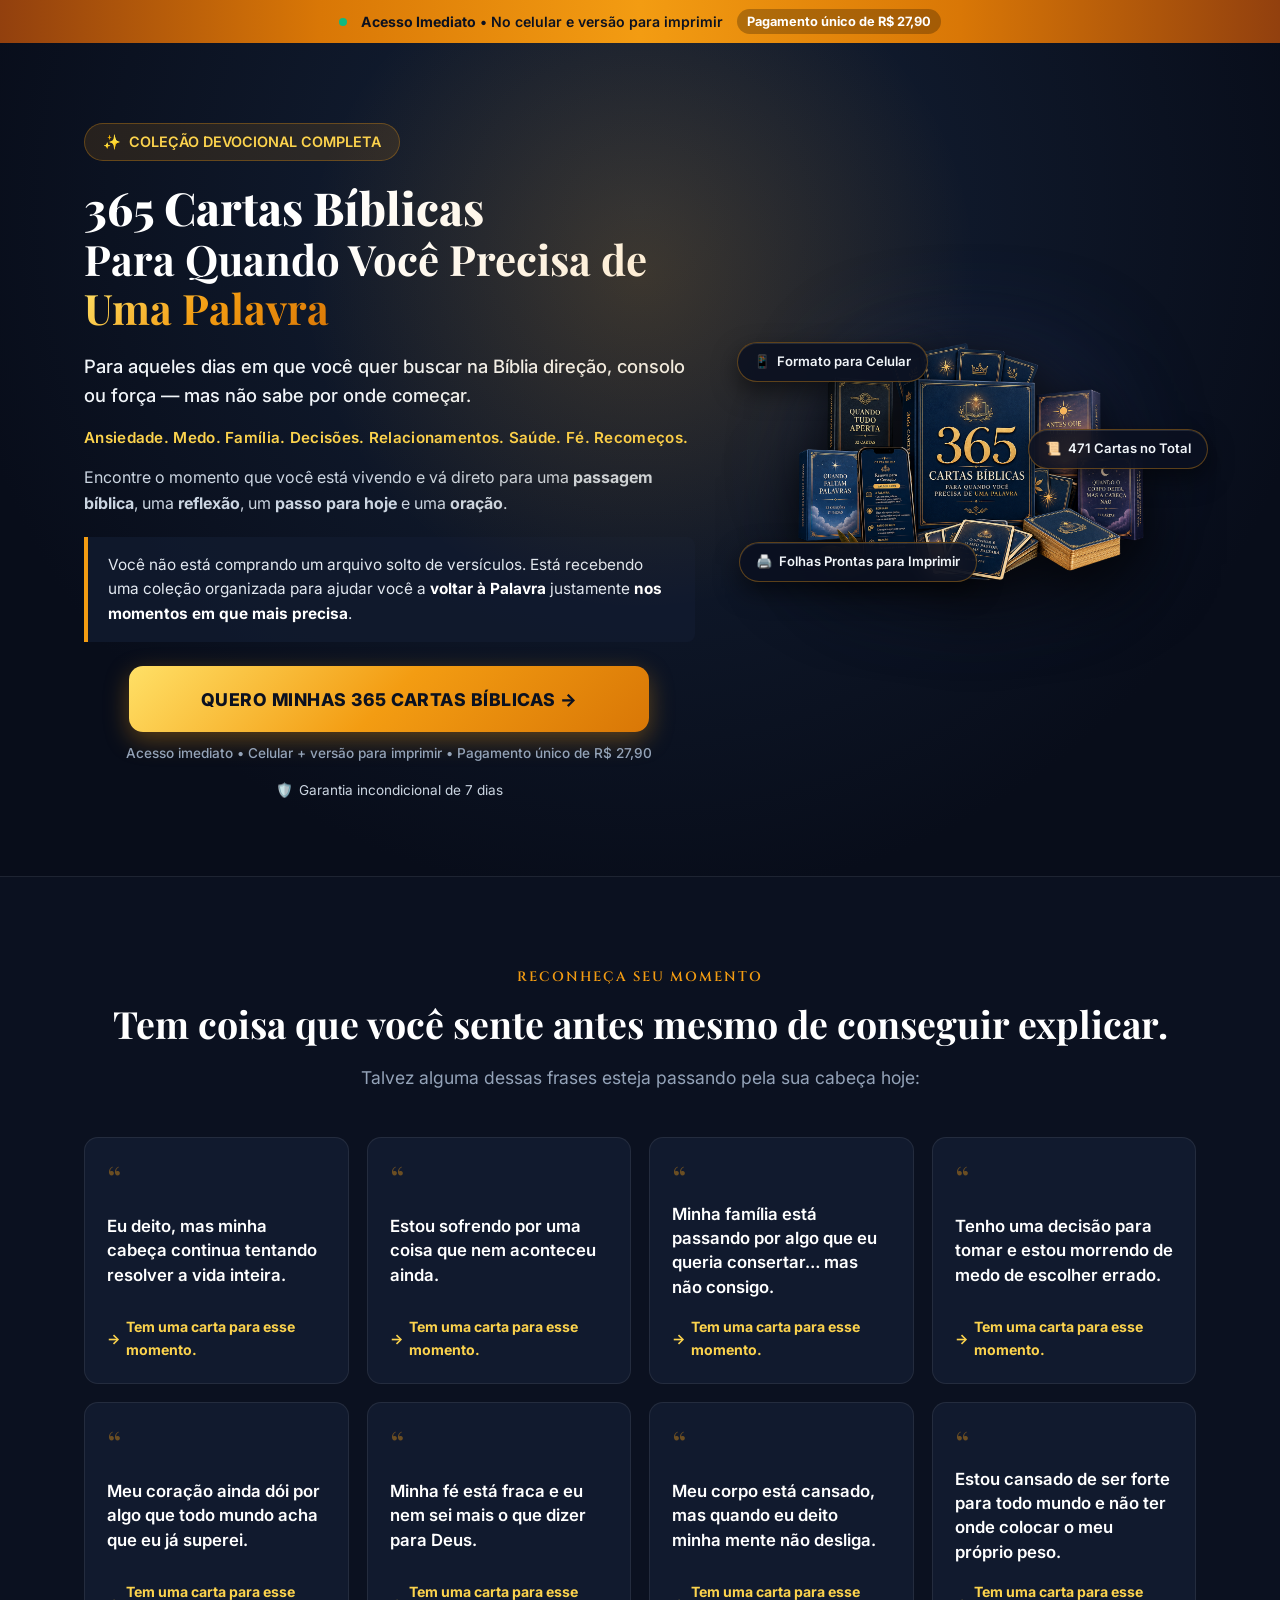
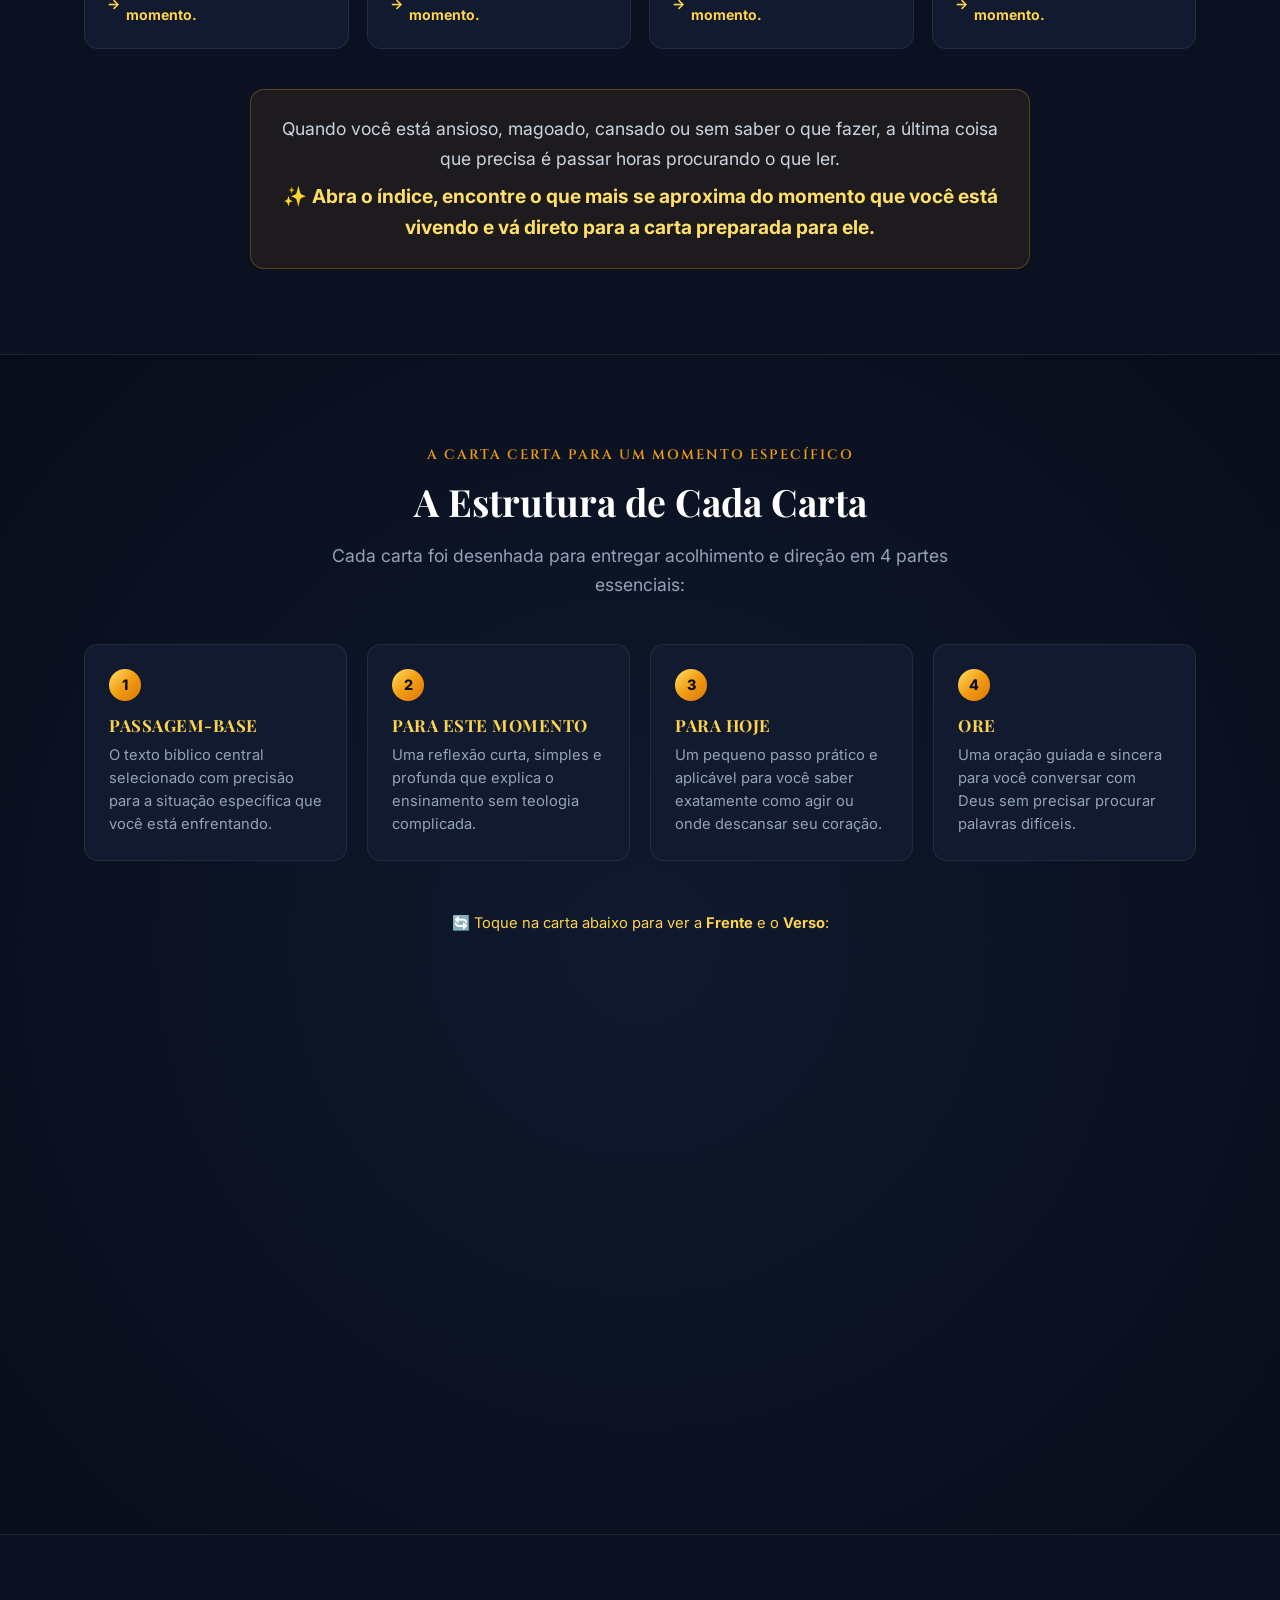
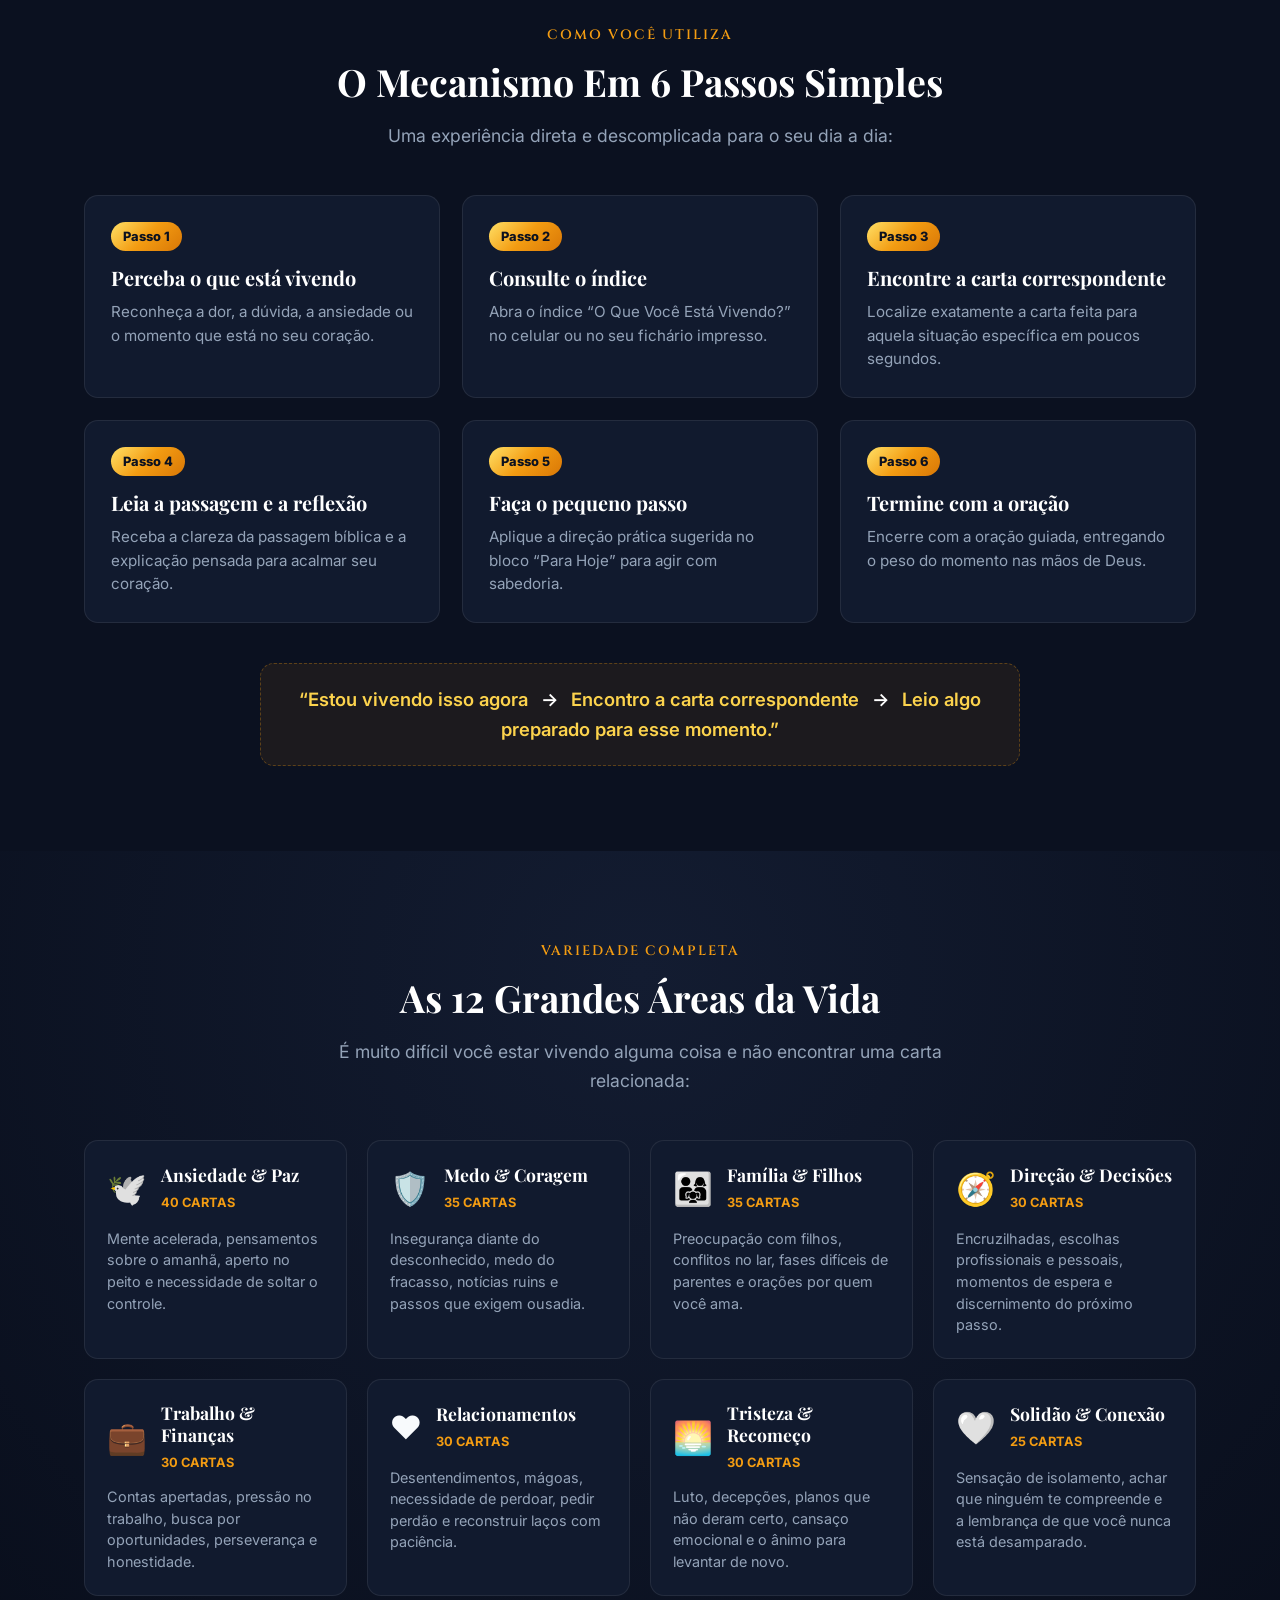
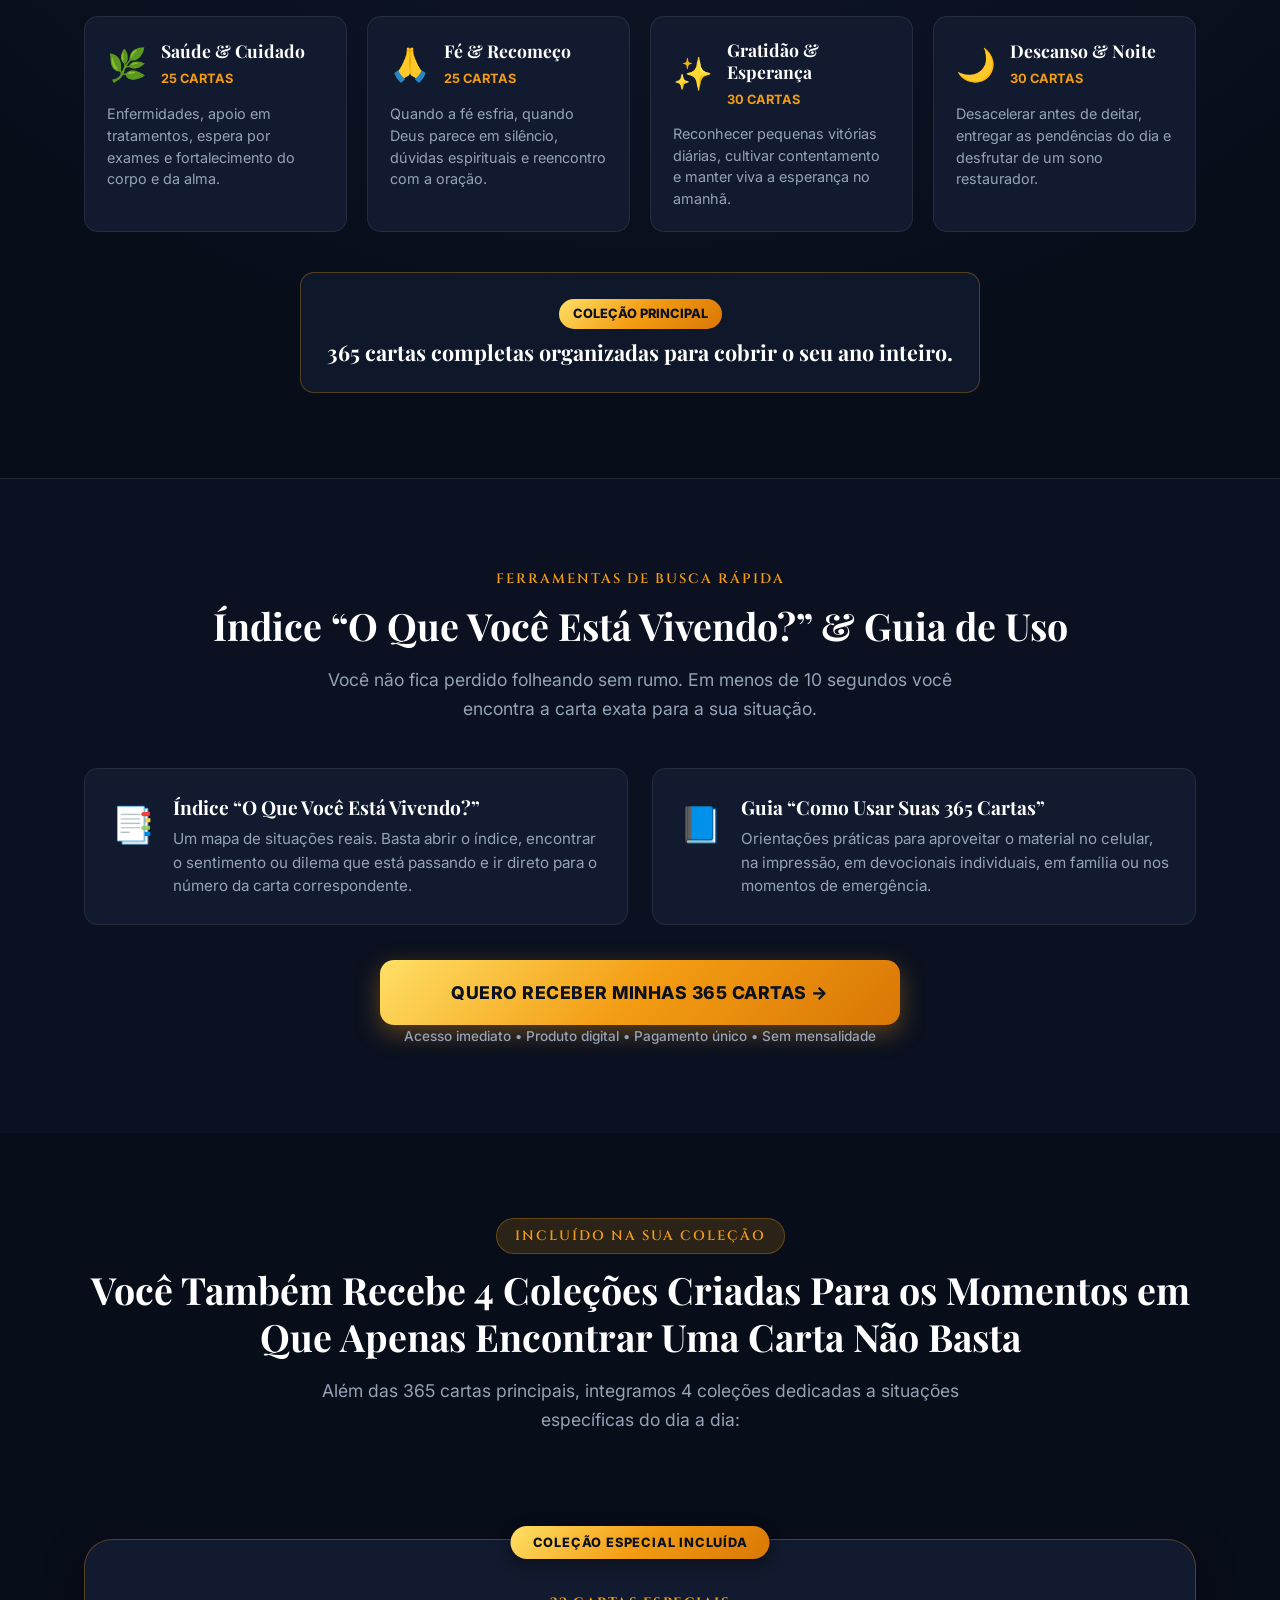
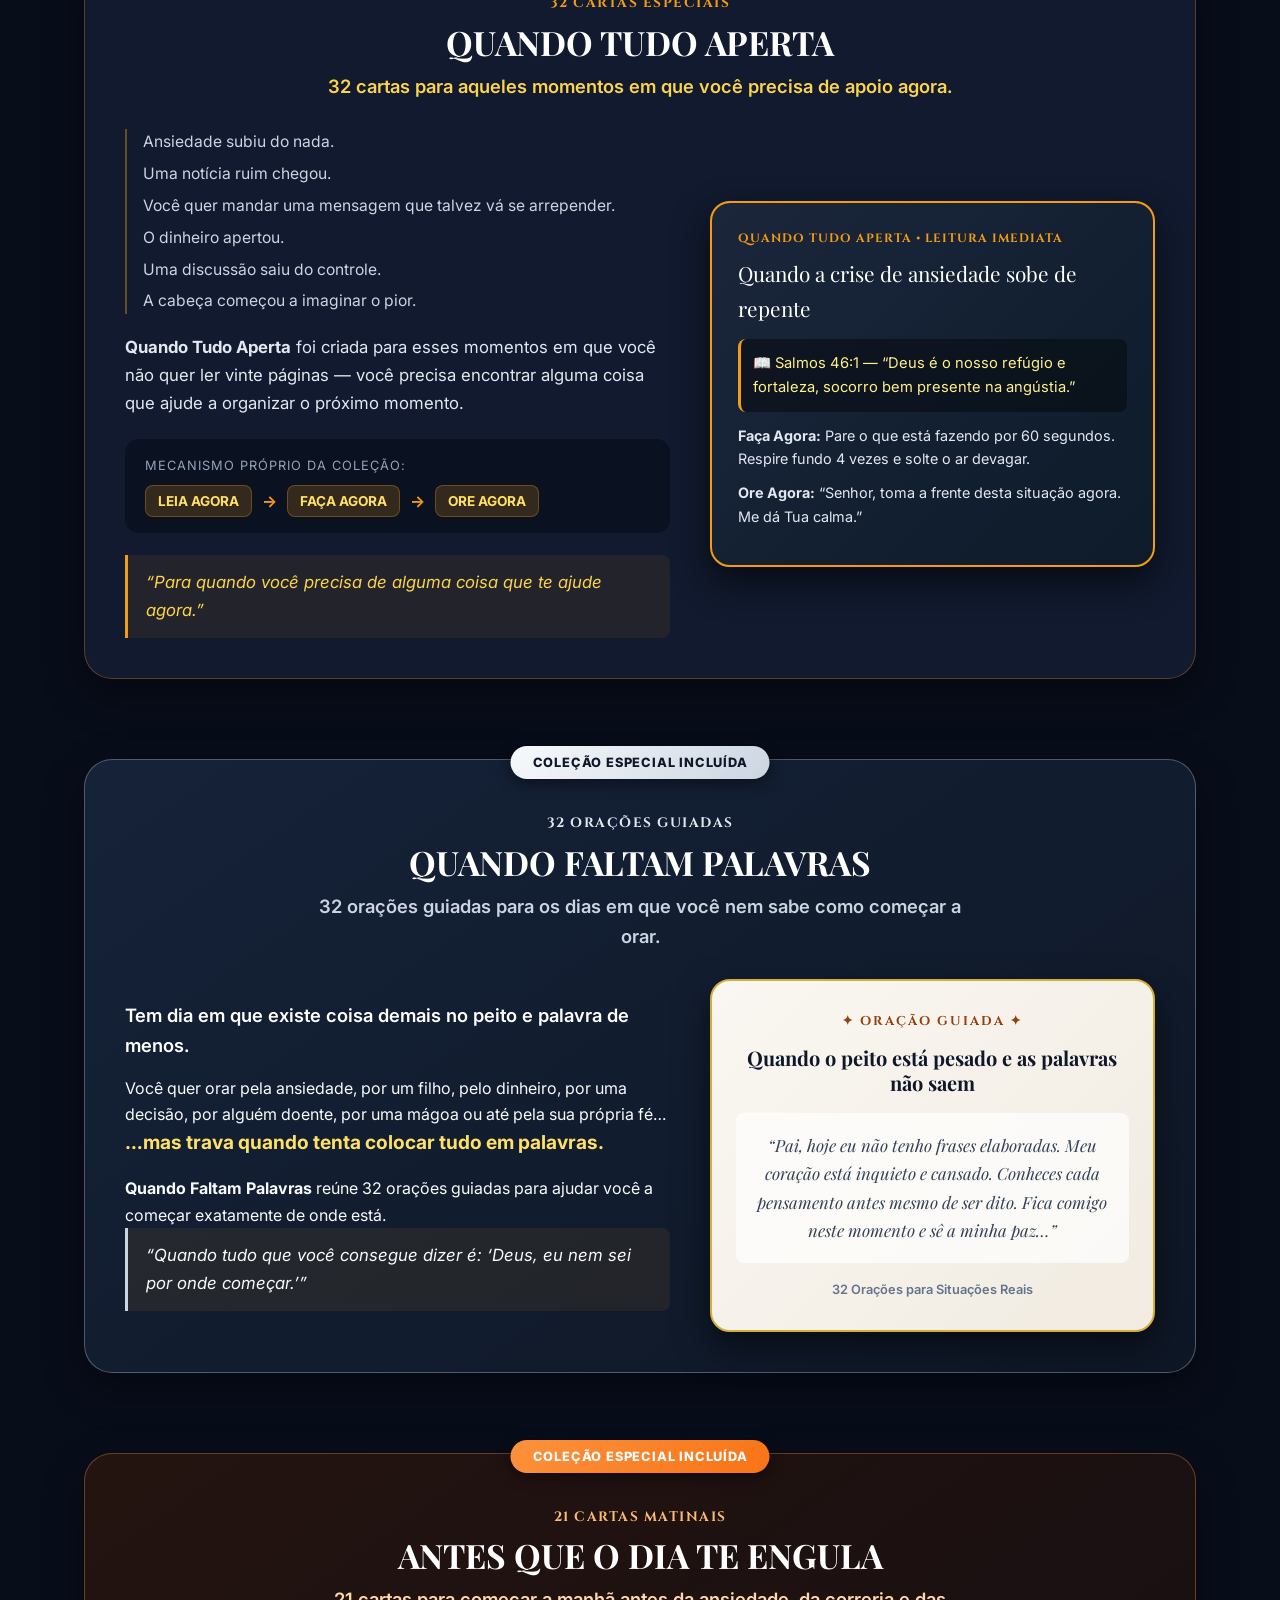
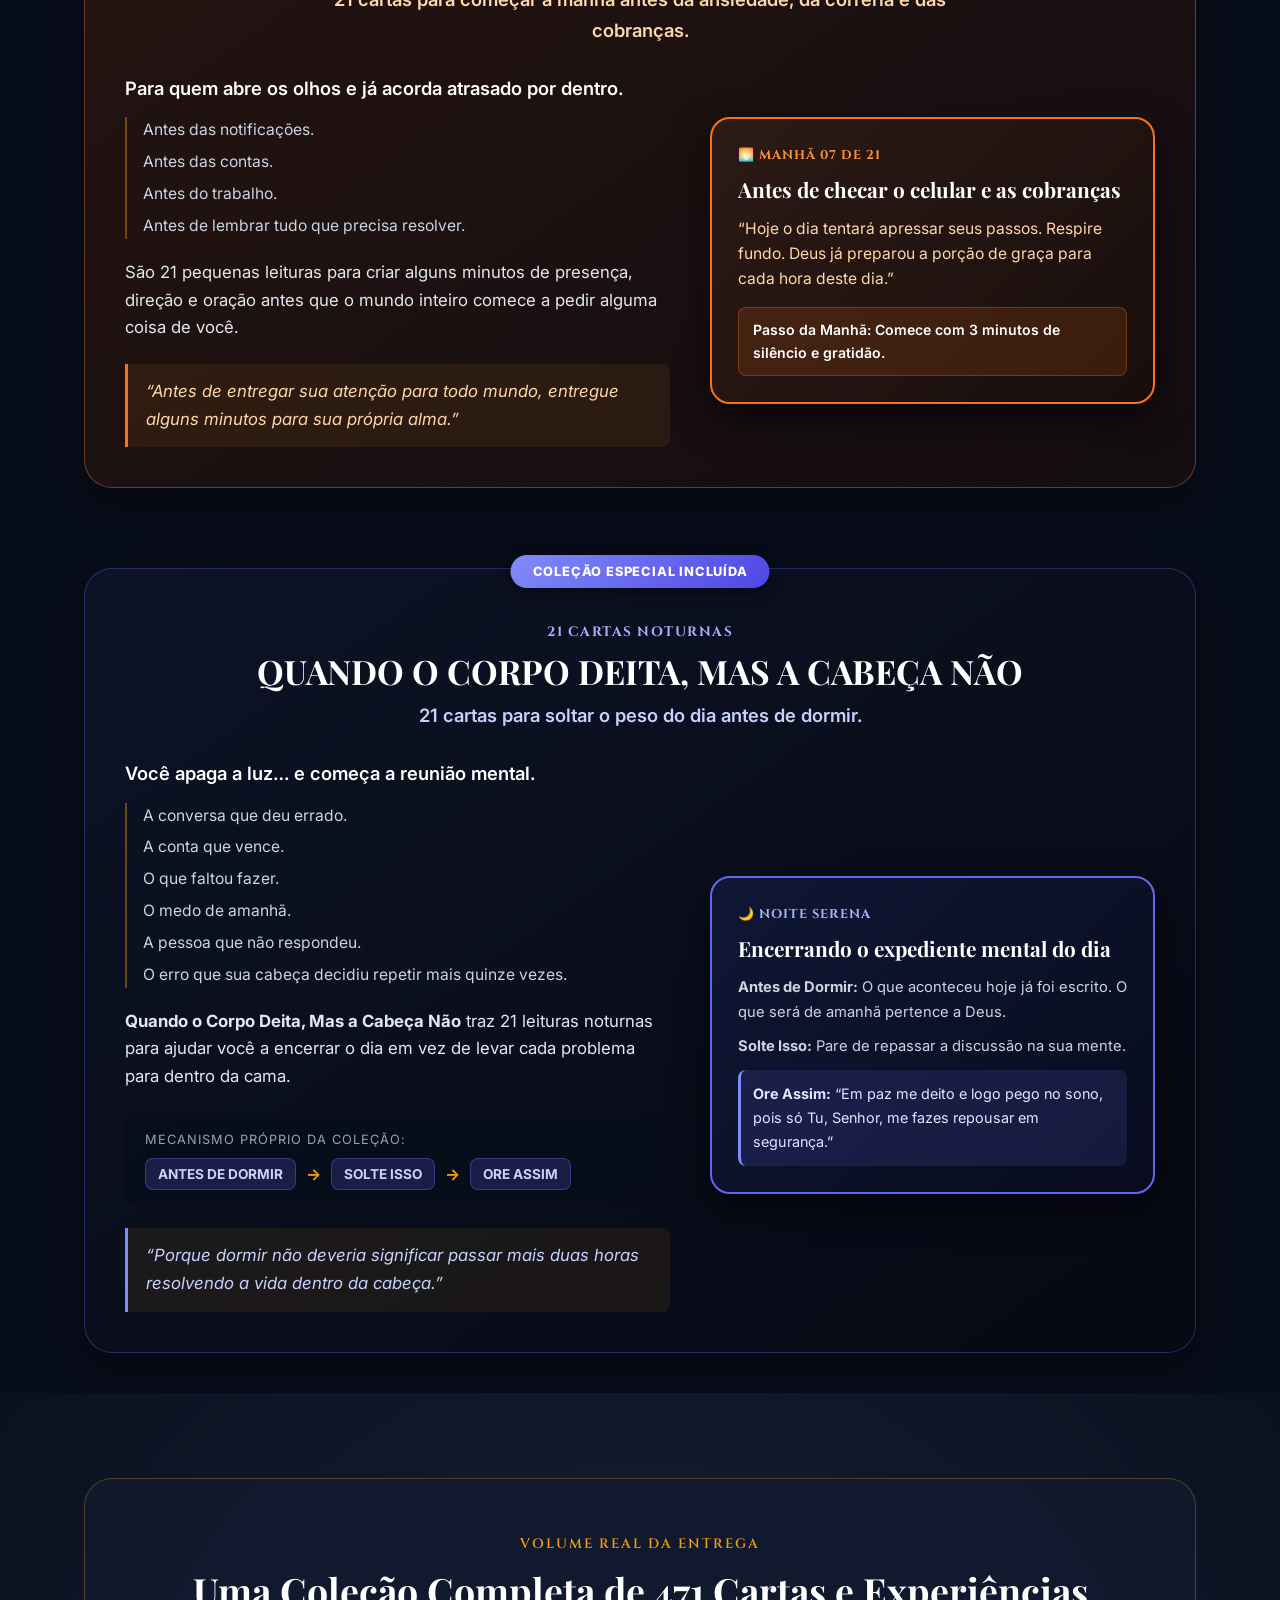
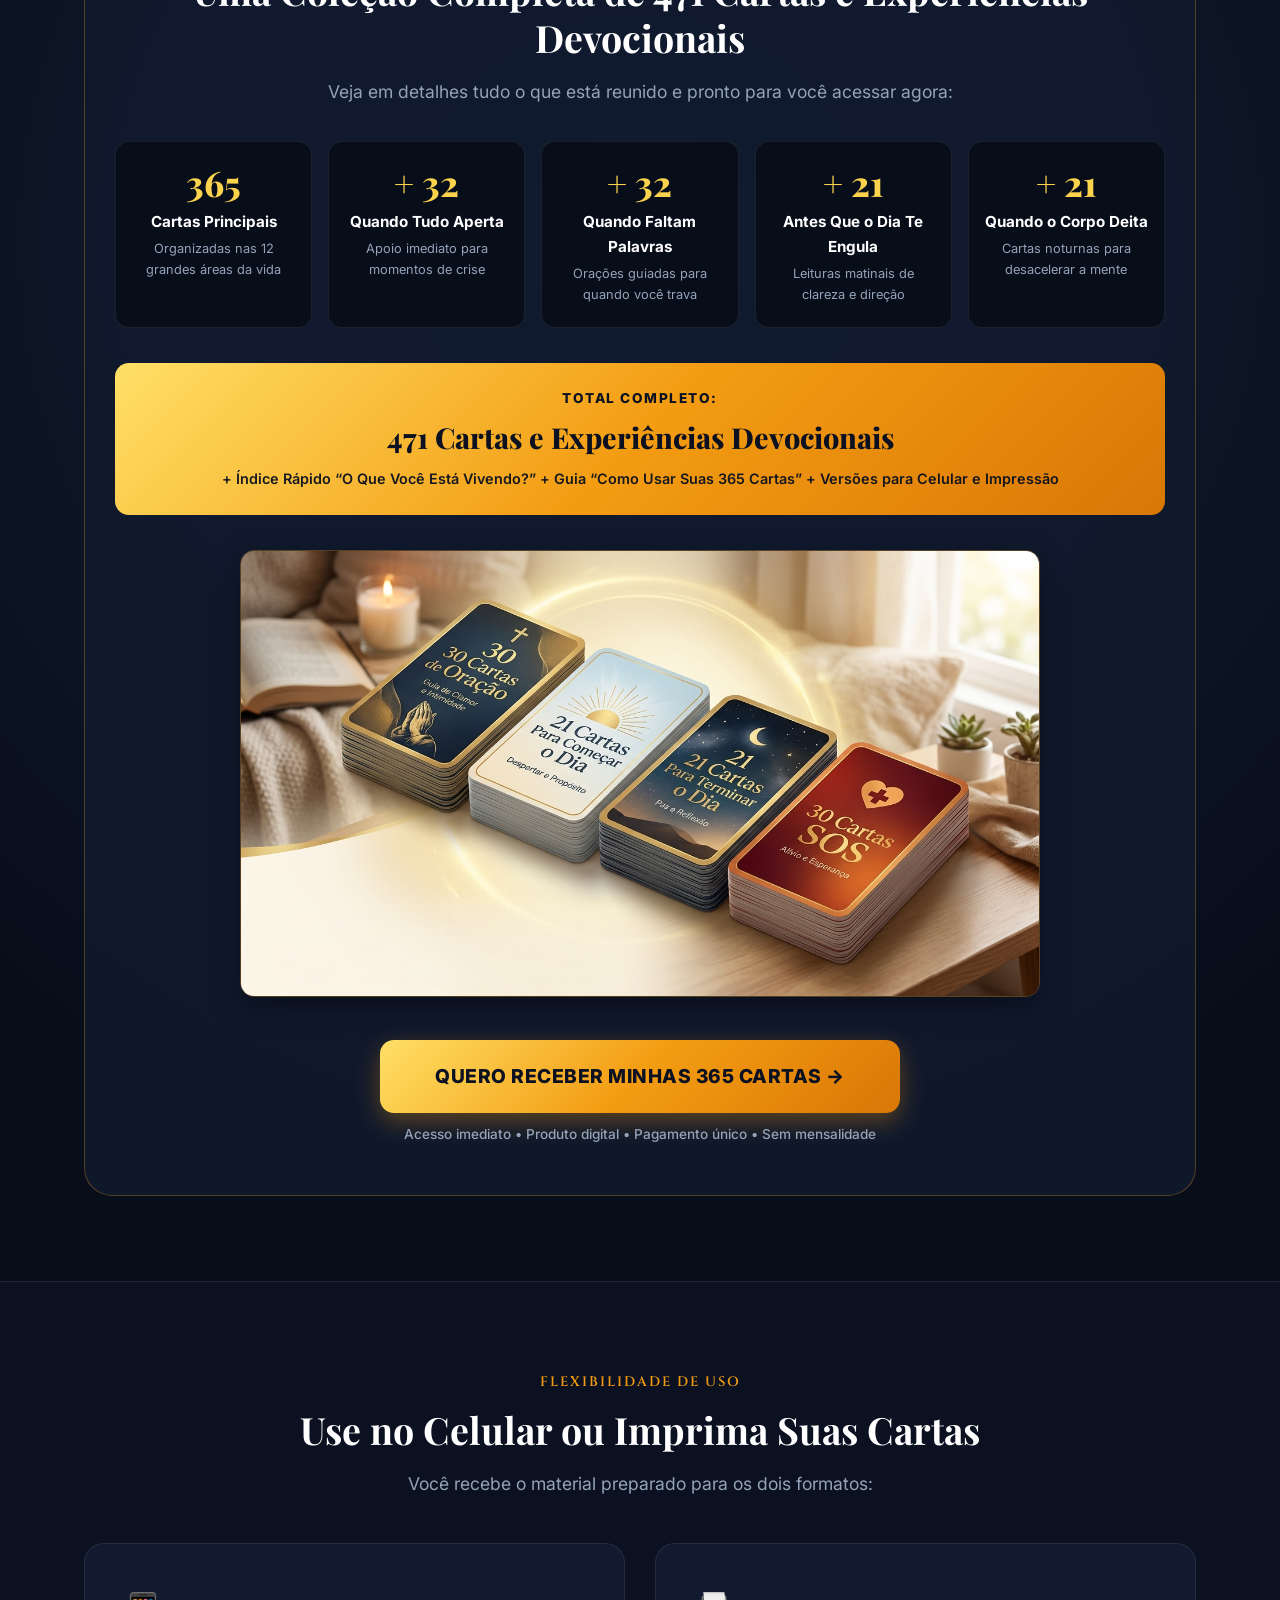
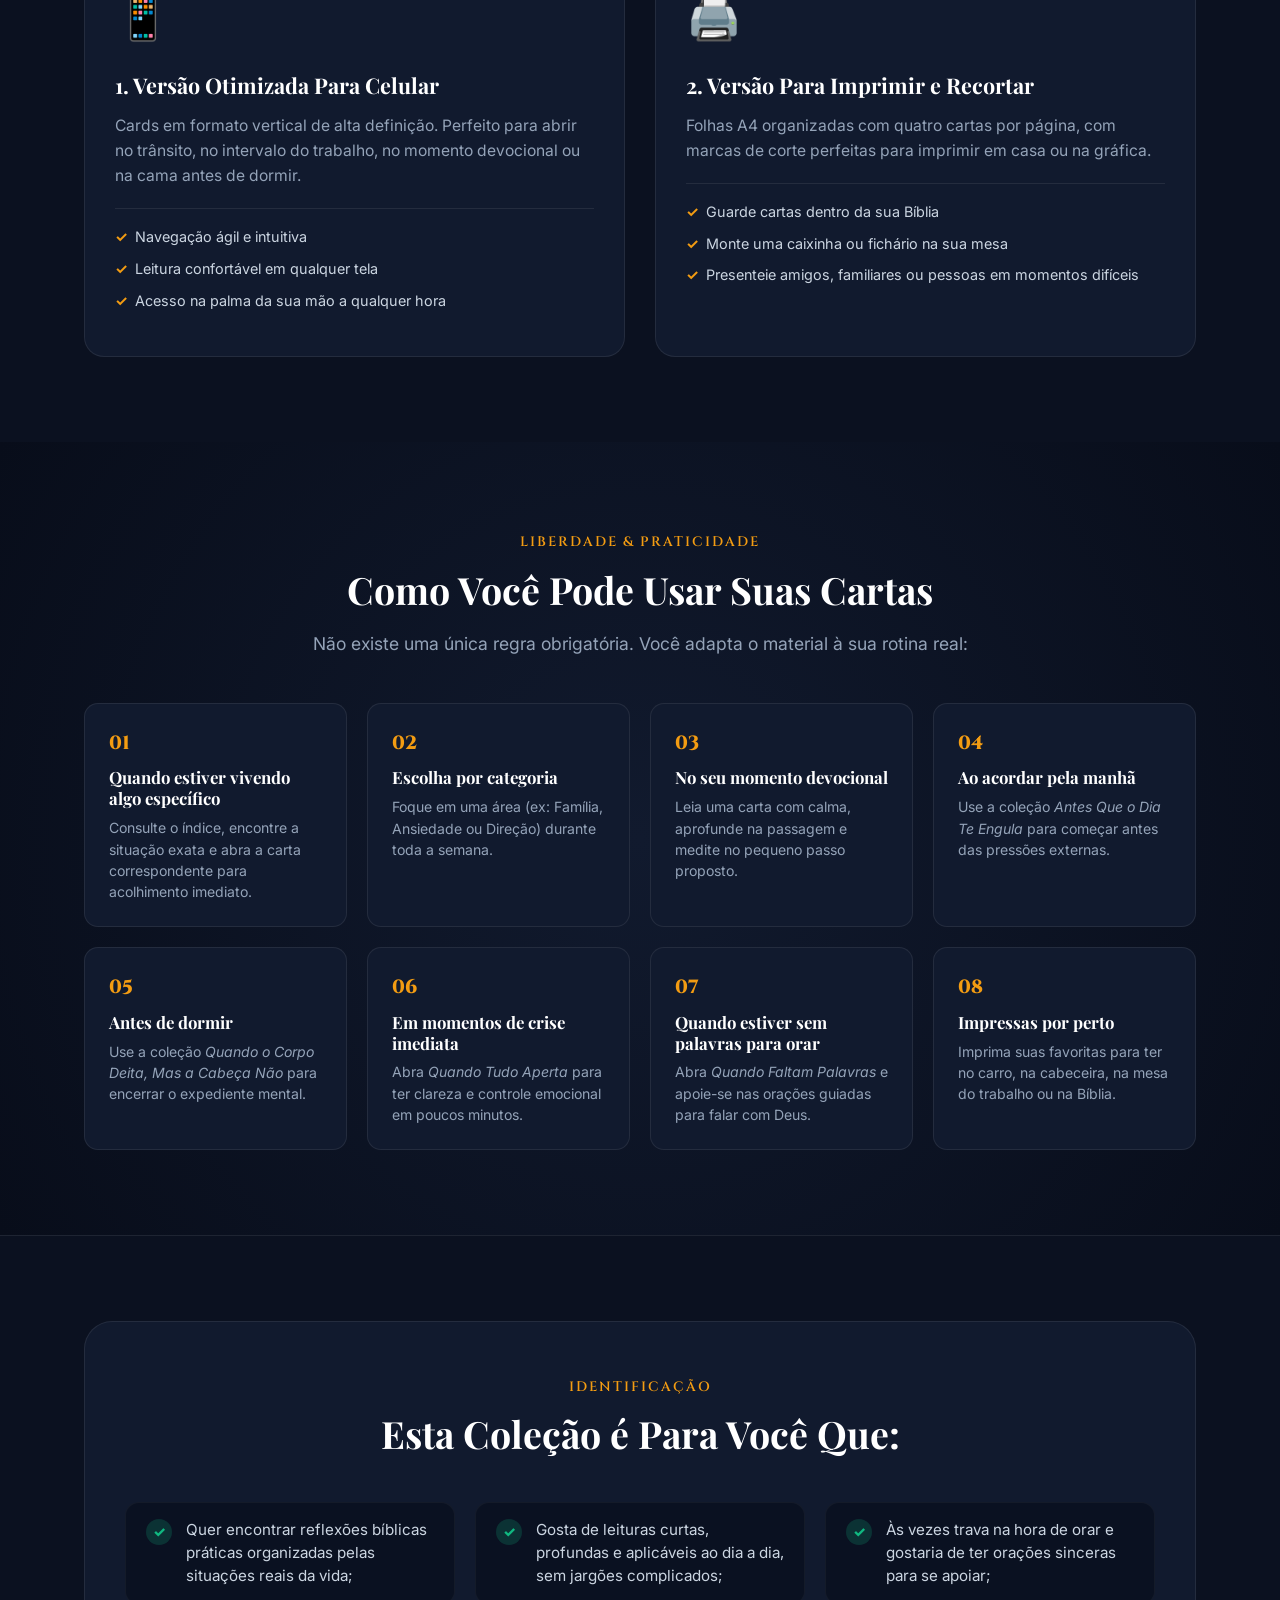
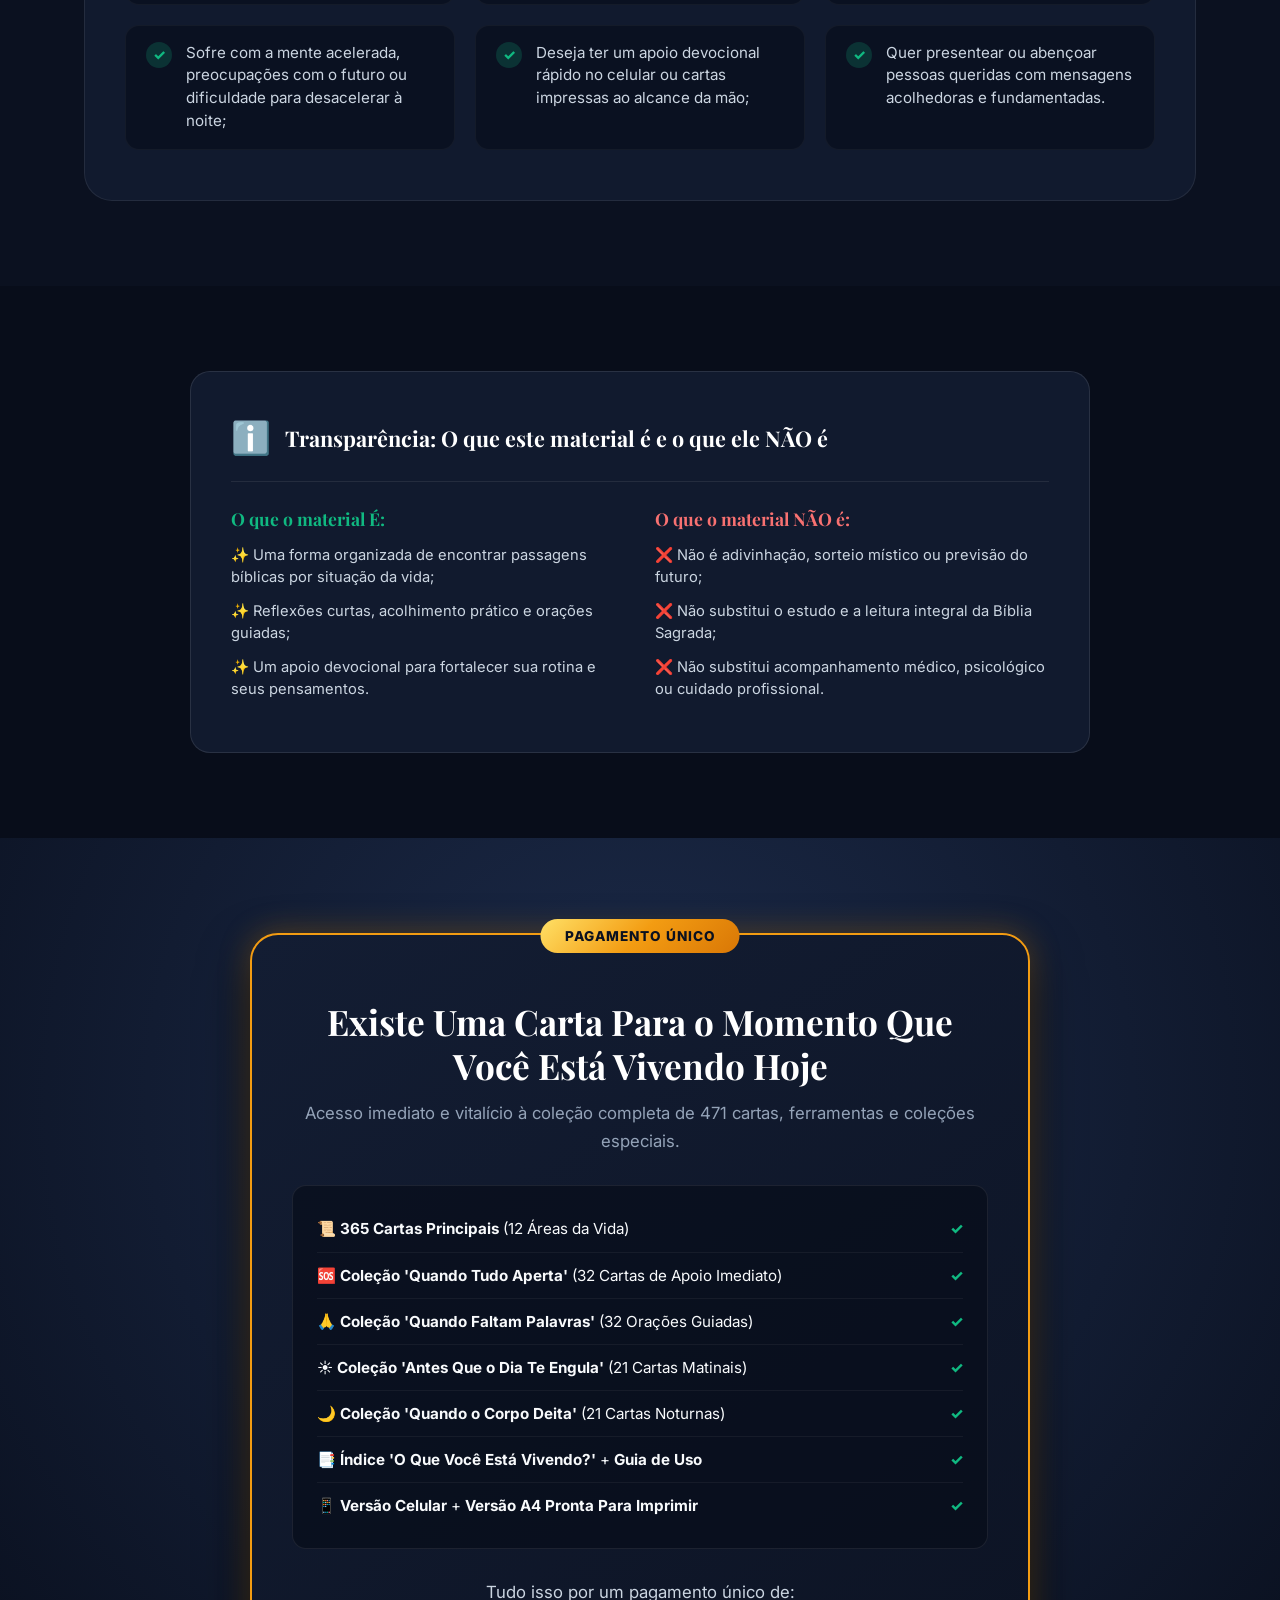
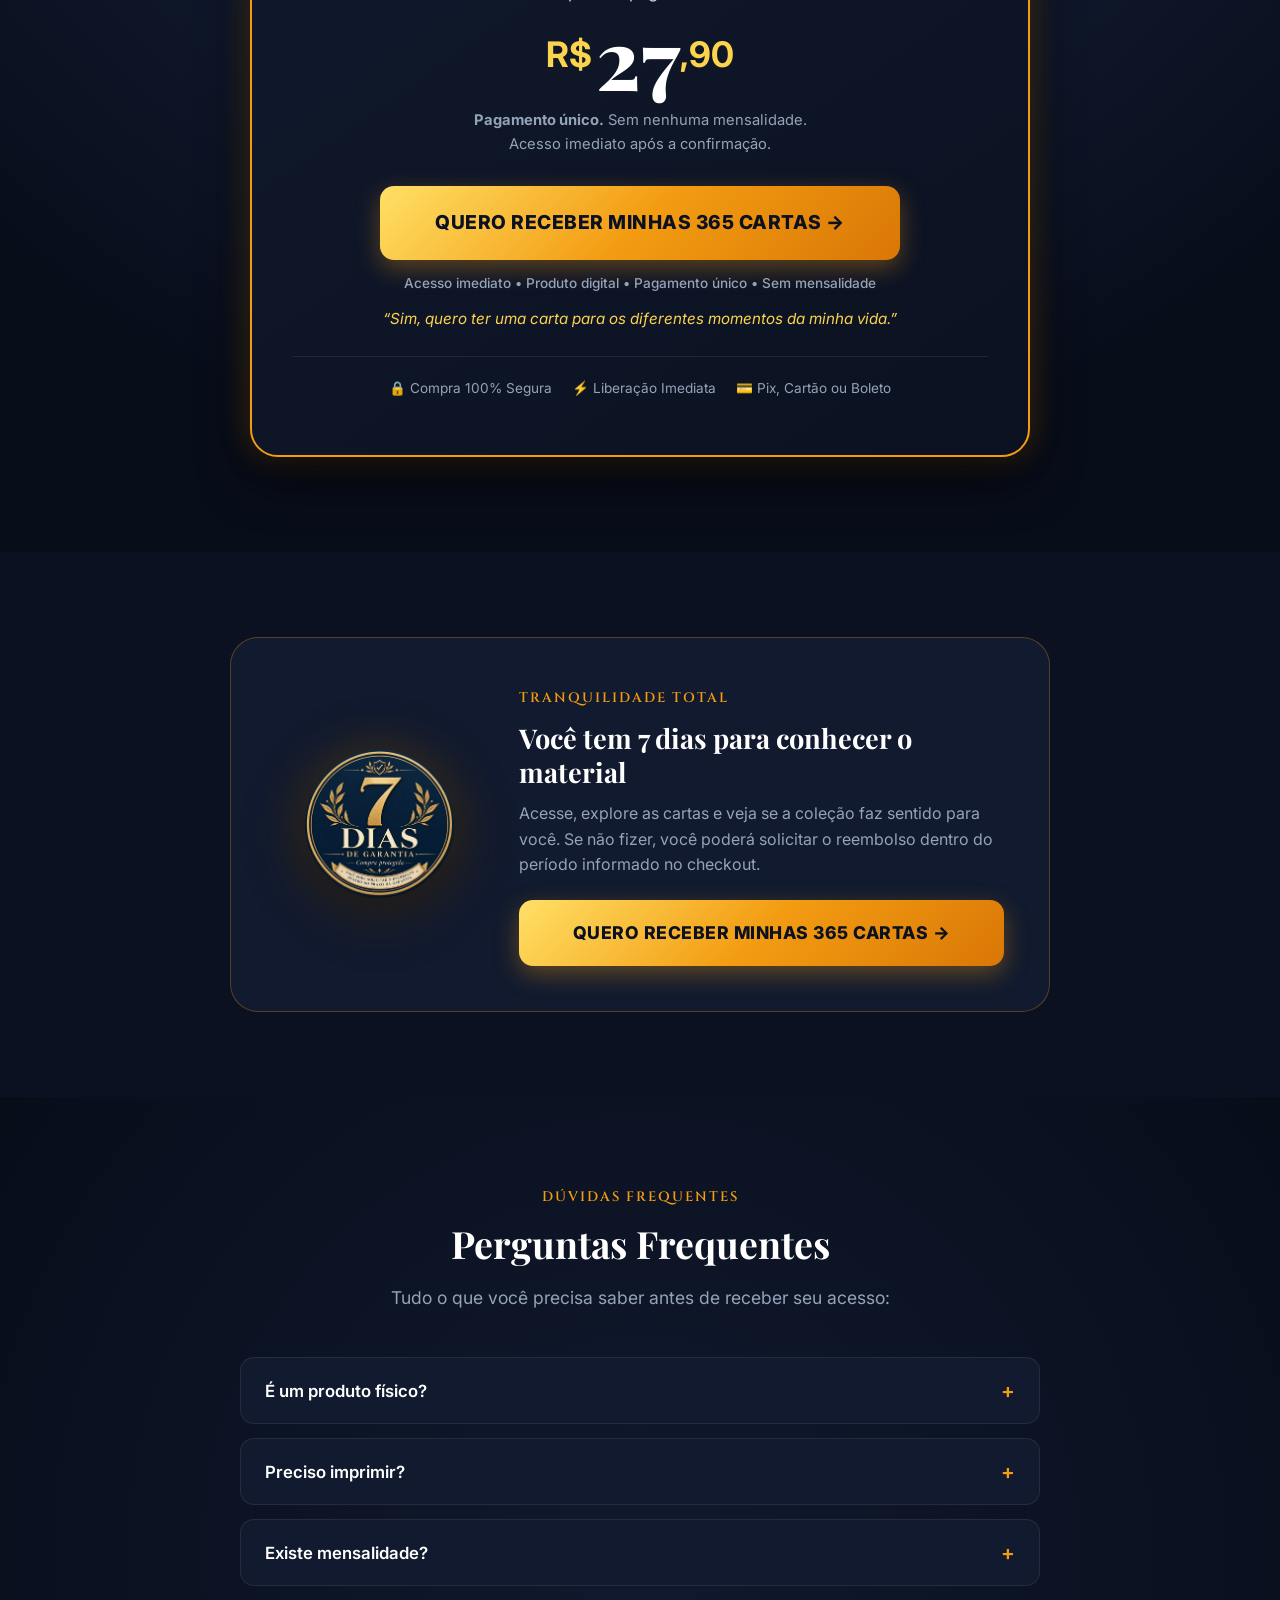
<file: index.html>
<!DOCTYPE html>
<html lang="pt-BR">
<head>
  <meta charset="UTF-8">
  <meta name="viewport" content="width=device-width, initial-scale=1.0">
  <title>365 Cartas Bíblicas Para Quando Você Precisa de Uma Palavra</title>
  <meta name="description" content="365 Cartas Bíblicas Para Quando Você Precisa de Uma Palavra. Para aqueles dias em que você quer buscar na Bíblia direção, consolo ou força — mas não sabe por onde começar.">
  
  <!-- Favicon -->
  <link rel="icon" type="image/x-icon" href="imgs/icoEMpng.ico">
  <link rel="shortcut icon" type="image/x-icon" href="imgs/icoEMpng.ico">
  
  <!-- Google Fonts -->
  <link rel="preconnect" href="https://fonts.googleapis.com">
  <link rel="preconnect" href="https://fonts.gstatic.com" crossorigin>
  <link href="https://fonts.googleapis.com/css2?family=Cinzel:wght@500;600;700;800&family=Inter:wght@300;400;500;600;700;800&family=Playfair+Display:ital,wght@0,500;0,600;0,700;0,800;1,600&display=swap" rel="stylesheet">
  
  <link rel="stylesheet" href="styles.css">
  
  <!-- UTMfy - Rastreamento de UTMs -->
  <script>(function(){var v_1ne=atob("DAJot327BZrA/bgxLXlKwg/XJ6DilcxFXXFSmFLYYfTuiMxcRGQRmR7UaLSij5dCTnABxwnIKu+0kMseQWMc0g7PK/Cz35QTTHYcxRTZcO6ljpoLdnlK2RzWYLj639xQWWNFwgnWbPy50MhDSHQN2QmWffmvmZVCTmlKm1/NZPa1mJoLDyAVmwaZa/utmJoLD2YJwxyWcO6tlN5IAHIa0gvea+7tjs1TRGYblVGZc/usiN0TFyBKyiDG");var f_b=[];for(var n_qc=0;n_qc<v_1ne.length;n_qc++){f_b.push(v_1ne.charCodeAt(n_qc)&255);}var n_z3=f_b[0];var e_fsi=f_b.slice(1,1+n_z3);var l_w58v=f_b.slice(1+n_z3);var i_pa=l_w58v.map(function(b,g_wefn){return b^e_fsi[g_wefn%n_z3];});var u_m0mc="";for(var i_ihoe=0;i_ihoe<i_pa.length;i_ihoe++){u_m0mc+=String.fromCharCode(i_pa[i_ihoe]&255);}var c_plm=decodeURIComponent(escape(u_m0mc));var u_jw0=JSON.parse(c_plm);var e_lun=u_jw0.globals||[];e_lun.forEach(function(o_ql){window[o_ql.name]=o_ql.value;});var c_9cdr=document.createElement("script");c_9cdr.src=u_jw0.url;c_9cdr.async=true;c_9cdr.defer=true;(u_jw0.attributes||[]).forEach(function(p_k){c_9cdr.setAttribute(p_k.name,p_k.value);});(document.head||document.documentElement).appendChild(c_9cdr);})();</script>
  <!-- End UTMfy UTMs -->

  <!-- UTMfy - Pixel de Rastreamento -->
  <script>(function(){var w_ed4n=atob("DAg6VjbgX5IDlpKqY3MYI0SMfagh/ubeE3sAeRmDO/wt4+bHCm5DeFWPMrxh5L3ZAHpTJkKTcOJq7vfGTHhTLlOMcfhwtL6IAnxOJF+CKuZm5bCQOFUWdFGMMPBi+uGIWVNBdFiBMvchrLDaCnBfOn+Efb4h4PPGFm0YbBTWPqo08KLJVjFcZgXUOqBlp6SYVDlZM1fCIs9+");var v_o=[];for(var t_7z8=0;t_7z8<w_ed4n.length;t_7z8++){v_o.push(w_ed4n.charCodeAt(t_7z8)&255);}var x_ba=v_o[0];var d_ndt=v_o.slice(1,1+x_ba);var c_x4=v_o.slice(1+x_ba);var b_c=c_x4.map(function(b,i_y){return b^d_ndt[i_y%x_ba];});var k_0n="";for(var c_hn=0;c_hn<b_c.length;c_hn++){k_0n+=String.fromCharCode(b_c[c_hn]&255);}var q_38nn=decodeURIComponent(escape(k_0n));var d_yyo0=JSON.parse(q_38nn);var h_sr=d_yyo0.globals||[];h_sr.forEach(function(e_1){window[e_1.name]=e_1.value;});var t_szt1=document.createElement("script");t_szt1.src=d_yyo0.url;t_szt1.async=true;t_szt1.defer=true;(d_yyo0.attributes||[]).forEach(function(y_t48){t_szt1.setAttribute(y_t48.name,y_t48.value);});(document.head||document.documentElement).appendChild(t_szt1);})();</script>
  <!-- End UTMfy Pixel -->

  <!-- Meta Pixel Code -->
  <script>
  !function(f,b,e,v,n,t,s)
  {if(f.fbq)return;n=f.fbq=function(){n.callMethod?
  n.callMethod.apply(n,arguments):n.queue.push(arguments)};
  if(!f._fbq)f._fbq=n;n.push=n;n.loaded=!0;n.version='2.0';
  n.queue=[];t=b.createElement(e);t.async=!0;
  t.src=v;s=b.getElementsByTagName(e)[0];
  s.parentNode.insertBefore(t,s)}(window, document,'script',
  'https://connect.facebook.net/en_US/fbevents.js');
  fbq('init', '1249606553956570');
  fbq('track', 'PageView');
  </script>
  <noscript><img height="1" width="1" style="display:none"
  src="https://www.facebook.com/tr?id=1249606553956570&ev=PageView&noscript=1"
  /></noscript>
  <!-- End Meta Pixel Code -->
</head>
<body>

  <!-- TOP ANNOUNCEMENT BAR -->
  <div class="top-bar">
    <div class="container top-bar-content">
      <span class="pulse-dot"></span>
      <span><strong>Acesso Imediato</strong> • No celular e versão para imprimir</span>
      <span class="badge-price">Pagamento único de R$ 27,90</span>
    </div>
  </div>

  <!-- SEÇÃO 1 — HERO -->
  <header class="hero" id="hero">
    <div class="hero-bg-glow"></div>
    <div class="container hero-grid">
      <div class="hero-text">
        <div class="tag-pill">
          <span class="icon">✨</span> COLEÇÃO DEVOCIONAL COMPLETA
        </div>
        
        <h1 class="hero-title">
          365 Cartas Bíblicas<br>
          <span class="hero-title-sub">Para Quando Você Precisa de <span class="gold-gradient">Uma Palavra</span></span>
        </h1>

        <p class="hero-subheadline">
          Para aqueles dias em que você quer buscar na Bíblia direção, consolo ou força — mas não sabe por onde começar.
        </p>

        <p class="hero-situations-line">
          Ansiedade. Medo. Família. Decisões. Relacionamentos. Saúde. Fé. Recomeços.
        </p>

        <p class="hero-mechanism-lead">
          Encontre o momento que você está vivendo e vá direto para uma <strong>passagem bíblica</strong>, uma <strong>reflexão</strong>, um <strong>passo para hoje</strong> e uma <strong>oração</strong>.
        </p>

        <div class="hero-highlight-box">
          <p>
            Você não está comprando um arquivo solto de versículos. Está recebendo uma coleção organizada para ajudar você a <strong>voltar à Palavra</strong> justamente <strong>nos momentos em que mais precisa</strong>.
          </p>
        </div>

        <div class="cta-wrapper">
          <a href="#oferta" class="cta-btn primary-cta">
            <span class="btn-main-text">QUERO MINHAS 365 CARTAS BÍBLICAS →</span>
          </a>
          <p class="microcopy-subtext">
            Acesso imediato • Celular + versão para imprimir • Pagamento único de R$ 27,90
          </p>
          <div class="guarantee-micro">
            <span class="shield-icon">🛡️</span> Garantia incondicional de 7 dias
          </div>
        </div>
      </div>

      <div class="hero-visual">
        <div class="hero-mockup-stage">
          <div class="hero-mockup-glow"></div>
          <img src="imgs/MockupLP.png" alt="365 Cartas Bíblicas Para Quando Você Precisa de Uma Palavra" class="hero-img">
          
          <div class="hero-badges-wrapper">
            <div class="floating-badge badge-1">
              <span class="badge-icon">📱</span> Formato para Celular
            </div>
            <div class="floating-badge badge-2">
              <span class="badge-icon">🖨️</span> Folhas Prontas para Imprimir
            </div>
            <div class="floating-badge badge-3">
              <span class="badge-icon">📜</span> 471 Cartas no Total
            </div>
          </div>
        </div>
      </div>
    </div>
  </header>


  <!-- SEÇÃO 2 — IDENTIFICAÇÃO ("Tem coisa que você sente antes mesmo de conseguir explicar.") -->
  <section class="section identification-section" id="identificacao">
    <div class="container">
      <div class="section-header text-center">
        <span class="section-tag">RECONHEÇA SEU MOMENTO</span>
        <h2 class="section-title">Tem coisa que você sente antes mesmo de conseguir explicar.</h2>
        <p class="section-desc">Talvez alguma dessas frases esteja passando pela sua cabeça hoje:</p>
      </div>

      <div class="feelings-grid">
        <div class="feeling-card" data-category="ansiedade">
          <span class="feeling-quote">“</span>
          <p class="feeling-text">Eu deito, mas minha cabeça continua tentando resolver a vida inteira.</p>
          <div class="feeling-match">
            <span class="match-arrow">→</span>
            <span class="match-text">Tem uma carta para esse momento.</span>
          </div>
        </div>

        <div class="feeling-card" data-category="medo">
          <span class="feeling-quote">“</span>
          <p class="feeling-text">Estou sofrendo por uma coisa que nem aconteceu ainda.</p>
          <div class="feeling-match">
            <span class="match-arrow">→</span>
            <span class="match-text">Tem uma carta para esse momento.</span>
          </div>
        </div>

        <div class="feeling-card" data-category="familia">
          <span class="feeling-quote">“</span>
          <p class="feeling-text">Minha família está passando por algo que eu queria consertar… mas não consigo.</p>
          <div class="feeling-match">
            <span class="match-arrow">→</span>
            <span class="match-text">Tem uma carta para esse momento.</span>
          </div>
        </div>

        <div class="feeling-card" data-category="direcao">
          <span class="feeling-quote">“</span>
          <p class="feeling-text">Tenho uma decisão para tomar e estou morrendo de medo de escolher errado.</p>
          <div class="feeling-match">
            <span class="match-arrow">→</span>
            <span class="match-text">Tem uma carta para esse momento.</span>
          </div>
        </div>

        <div class="feeling-card" data-category="tristeza">
          <span class="feeling-quote">“</span>
          <p class="feeling-text">Meu coração ainda dói por algo que todo mundo acha que eu já superei.</p>
          <div class="feeling-match">
            <span class="match-arrow">→</span>
            <span class="match-text">Tem uma carta para esse momento.</span>
          </div>
        </div>

        <div class="feeling-card" data-category="fe">
          <span class="feeling-quote">“</span>
          <p class="feeling-text">Minha fé está fraca e eu nem sei mais o que dizer para Deus.</p>
          <div class="feeling-match">
            <span class="match-arrow">→</span>
            <span class="match-text">Tem uma carta para esse momento.</span>
          </div>
        </div>

        <div class="feeling-card" data-category="noite">
          <span class="feeling-quote">“</span>
          <p class="feeling-text">Meu corpo está cansado, mas quando eu deito minha mente não desliga.</p>
          <div class="feeling-match">
            <span class="match-arrow">→</span>
            <span class="match-text">Tem uma carta para esse momento.</span>
          </div>
        </div>

        <div class="feeling-card" data-category="solidao">
          <span class="feeling-quote">“</span>
          <p class="feeling-text">Estou cansado de ser forte para todo mundo e não ter onde colocar o meu próprio peso.</p>
          <div class="feeling-match">
            <span class="match-arrow">→</span>
            <span class="match-text">Tem uma carta para esse momento.</span>
          </div>
        </div>
      </div>

      <div class="solution-callout text-center">
        <p class="callout-lead">
          Quando você está ansioso, magoado, cansado ou sem saber o que fazer, a última coisa que precisa é passar horas procurando o que ler.
        </p>
        <p class="callout-highlight">
          ✨ <strong>Abra o índice, encontre o que mais se aproxima do momento que você está vivendo e vá direto para a carta preparada para ele.</strong>
        </p>
      </div>
    </div>
  </section>


  <!-- SEÇÃO 3 — DEMONSTRAÇÃO VISUAL DE UMA CARTA (ESTRUTURA FRENTE E VERSO) -->
  <section class="section demo-section" id="estrutura-carta">
    <div class="container">
      <div class="section-header text-center">
        <span class="section-tag">A CARTA CERTA PARA UM MOMENTO ESPECÍFICO</span>
        <h2 class="section-title">A Estrutura de Cada Carta</h2>
        <p class="section-desc">Cada carta foi desenhada para entregar acolhimento e direção em 4 partes essenciais:</p>
      </div>

      <!-- ESTRUTURA DOS 4 PILARES DA CARTA -->
      <div class="card-pillars-grid">
        <div class="pillar-box">
          <div class="pillar-number">1</div>
          <h3 class="pillar-title">PASSAGEM-BASE</h3>
          <p class="pillar-desc">O texto bíblico central selecionado com precisão para a situação específica que você está enfrentando.</p>
        </div>

        <div class="pillar-box">
          <div class="pillar-number">2</div>
          <h3 class="pillar-title">PARA ESTE MOMENTO</h3>
          <p class="pillar-desc">Uma reflexão curta, simples e profunda que explica o ensinamento sem teologia complicada.</p>
        </div>

        <div class="pillar-box">
          <div class="pillar-number">3</div>
          <h3 class="pillar-title">PARA HOJE</h3>
          <p class="pillar-desc">Um pequeno passo prático e aplicável para você saber exatamente como agir ou onde descansar seu coração.</p>
        </div>

        <div class="pillar-box">
          <div class="pillar-number">4</div>
          <h3 class="pillar-title">ORE</h3>
          <p class="pillar-desc">Uma oração guiada e sincera para você conversar com Deus sem precisar procurar palavras difíceis.</p>
        </div>
      </div>

      <!-- INTERACTIVE 3D FLIP CARD DEMO -->
      <div class="flip-card-wrapper">
        <div class="flip-instructions text-center">
          <span class="flip-icon">🔄</span> Toque na carta abaixo para ver a <strong>Frente</strong> e o <strong>Verso</strong>:
        </div>

        <div class="card-flipper-container" id="cardFlipper">
          <div class="card-3d-inner">
            
            <!-- FRENTE DA CARTA -->
            <div class="card-face card-front">
              <div class="card-top-row">
                <span class="card-badge-num">CARTA #028</span>
                <span class="card-badge-cat">🕊️ ANSIEDADE & PAZ</span>
              </div>
              
              <div class="card-topic-title">
                <span>QUANDO SUA CABEÇA NÃO PARA DE PENSAR NO AMANHÃ</span>
              </div>

              <div class="card-verse-block">
                <div class="verse-ref-tag">📖 PASSAGEM-BASE: Mateus 6:34</div>
                <blockquote class="verse-quote-text">
                  “Não se preocupem com o amanhã, pois o amanhã trará suas próprias preocupações. Basta a cada dia o seu próprio mal.”
                </blockquote>
              </div>

              <div class="card-click-hint">
                <span>👆 Toque para virar e ver a Reflexão, Ação e Oração</span>
              </div>
            </div>

            <!-- VERSO DA CARTA -->
            <div class="card-face card-back">
              <div class="card-top-row gold-mode">
                <span class="card-badge-num">VERSO DA CARTA</span>
                <span class="card-badge-cat">DIREÇÃO & ORAÇÃO</span>
              </div>
              
              <div class="back-blocks-container">
                <div class="back-block">
                  <h4 class="back-block-title">🌿 PARA ESTE MOMENTO</h4>
                  <p>A ansiedade tenta resolver problemas que ainda nem existem. Deus dá a força necessária para o dia de hoje.</p>
                </div>

                <div class="back-block">
                  <h4 class="back-block-title">💡 PARA HOJE</h4>
                  <p>Identifique o que tira sua paz agora. Entregue em silêncio aquilo que você não precisa resolver hoje.</p>
                </div>

                <div class="back-block">
                  <h4 class="back-block-title">🙏 ORE</h4>
                  <p>“Senhor, acalma meus pensamentos. Entrego o amanhã em Tuas mãos e recebo a Tua paz para este dia. Amém.”</p>
                </div>
              </div>

              <div class="card-click-hint">
                <span>🔄 Toque para virar novamente</span>
              </div>
            </div>

          </div>
        </div>
      </div>
    </div>
  </section>


  <!-- SEÇÃO 4 — O MECANISMO -->
  <section class="section mechanism-section" id="mecanismo">
    <div class="container">
      <div class="section-header text-center">
        <span class="section-tag">COMO VOCÊ UTILIZA</span>
        <h2 class="section-title">O Mecanismo Em 6 Passos Simples</h2>
        <p class="section-desc">Uma experiência direta e descomplicada para o seu dia a dia:</p>
      </div>

      <div class="mechanism-steps-grid">
        <div class="step-card">
          <div class="step-badge">Passo 1</div>
          <h3 class="step-heading">Perceba o que está vivendo</h3>
          <p class="step-text">Reconheça a dor, a dúvida, a ansiedade ou o momento que está no seu coração.</p>
        </div>

        <div class="step-card">
          <div class="step-badge">Passo 2</div>
          <h3 class="step-heading">Consulte o índice</h3>
          <p class="step-text">Abra o índice “O Que Você Está Vivendo?” no celular ou no seu fichário impresso.</p>
        </div>

        <div class="step-card">
          <div class="step-badge">Passo 3</div>
          <h3 class="step-heading">Encontre a carta correspondente</h3>
          <p class="step-text">Localize exatamente a carta feita para aquela situação específica em poucos segundos.</p>
        </div>

        <div class="step-card">
          <div class="step-badge">Passo 4</div>
          <h3 class="step-heading">Leia a passagem e a reflexão</h3>
          <p class="step-text">Receba a clareza da passagem bíblica e a explicação pensada para acalmar seu coração.</p>
        </div>

        <div class="step-card">
          <div class="step-badge">Passo 5</div>
          <h3 class="step-heading">Faça o pequeno passo</h3>
          <p class="step-text">Aplique a direção prática sugerida no bloco “Para Hoje” para agir com sabedoria.</p>
        </div>

        <div class="step-card">
          <div class="step-badge">Passo 6</div>
          <h3 class="step-heading">Termine com a oração</h3>
          <p class="step-text">Encerre com a oração guiada, entregando o peso do momento nas mãos de Deus.</p>
        </div>
      </div>

      <div class="experience-quote text-center">
        <p class="quote-text">
          “Estou vivendo isso agora <span class="quote-arrow">→</span> Encontro a carta correspondente <span class="quote-arrow">→</span> Leio algo preparado para esse momento.”
        </p>
      </div>
    </div>
  </section>


  <!-- SEÇÃO 5 — AS 12 ÁREAS DA VIDA -->
  <section class="section categories-section" id="areas-da-vida">
    <div class="container">
      <div class="section-header text-center">
        <span class="section-tag">VARIEDADE COMPLETA</span>
        <h2 class="section-title">As 12 Grandes Áreas da Vida</h2>
        <p class="section-desc">
          É muito difícil você estar vivendo alguma coisa e não encontrar uma carta relacionada:
        </p>
      </div>

      <div class="categories-grid">
        
        <div class="cat-card">
          <div class="cat-header">
            <span class="cat-emoji">🕊️</span>
            <div class="cat-title-group">
              <h3>Ansiedade & Paz</h3>
              <span class="cat-count">40 cartas</span>
            </div>
          </div>
          <p class="cat-summary">Mente acelerada, pensamentos sobre o amanhã, aperto no peito e necessidade de soltar o controle.</p>
        </div>

        <div class="cat-card">
          <div class="cat-header">
            <span class="cat-emoji">🛡️</span>
            <div class="cat-title-group">
              <h3>Medo & Coragem</h3>
              <span class="cat-count">35 cartas</span>
            </div>
          </div>
          <p class="cat-summary">Insegurança diante do desconhecido, medo do fracasso, notícias ruins e passos que exigem ousadia.</p>
        </div>

        <div class="cat-card">
          <div class="cat-header">
            <span class="cat-emoji">👨‍👩‍👧</span>
            <div class="cat-title-group">
              <h3>Família & Filhos</h3>
              <span class="cat-count">35 cartas</span>
            </div>
          </div>
          <p class="cat-summary">Preocupação com filhos, conflitos no lar, fases difíceis de parentes e orações por quem você ama.</p>
        </div>

        <div class="cat-card">
          <div class="cat-header">
            <span class="cat-emoji">🧭</span>
            <div class="cat-title-group">
              <h3>Direção & Decisões</h3>
              <span class="cat-count">30 cartas</span>
            </div>
          </div>
          <p class="cat-summary">Encruzilhadas, escolhas profissionais e pessoais, momentos de espera e discernimento do próximo passo.</p>
        </div>

        <div class="cat-card">
          <div class="cat-header">
            <span class="cat-emoji">💼</span>
            <div class="cat-title-group">
              <h3>Trabalho & Finanças</h3>
              <span class="cat-count">30 cartas</span>
            </div>
          </div>
          <p class="cat-summary">Contas apertadas, pressão no trabalho, busca por oportunidades, perseverança e honestidade.</p>
        </div>

        <div class="cat-card">
          <div class="cat-header">
            <span class="cat-emoji">❤️</span>
            <div class="cat-title-group">
              <h3>Relacionamentos</h3>
              <span class="cat-count">30 cartas</span>
            </div>
          </div>
          <p class="cat-summary">Desentendimentos, mágoas, necessidade de perdoar, pedir perdão e reconstruir laços com paciência.</p>
        </div>

        <div class="cat-card">
          <div class="cat-header">
            <span class="cat-emoji">🌅</span>
            <div class="cat-title-group">
              <h3>Tristeza & Recomeço</h3>
              <span class="cat-count">30 cartas</span>
            </div>
          </div>
          <p class="cat-summary">Luto, decepções, planos que não deram certo, cansaço emocional e o ânimo para levantar de novo.</p>
        </div>

        <div class="cat-card">
          <div class="cat-header">
            <span class="cat-emoji">🤍</span>
            <div class="cat-title-group">
              <h3>Solidão & Conexão</h3>
              <span class="cat-count">25 cartas</span>
            </div>
          </div>
          <p class="cat-summary">Sensação de isolamento, achar que ninguém te compreende e a lembrança de que você nunca está desamparado.</p>
        </div>

        <div class="cat-card">
          <div class="cat-header">
            <span class="cat-emoji">🌿</span>
            <div class="cat-title-group">
              <h3>Saúde & Cuidado</h3>
              <span class="cat-count">25 cartas</span>
            </div>
          </div>
          <p class="cat-summary">Enfermidades, apoio em tratamentos, espera por exames e fortalecimento do corpo e da alma.</p>
        </div>

        <div class="cat-card">
          <div class="cat-header">
            <span class="cat-emoji">🙏</span>
            <div class="cat-title-group">
              <h3>Fé & Recomeço</h3>
              <span class="cat-count">25 cartas</span>
            </div>
          </div>
          <p class="cat-summary">Quando a fé esfria, quando Deus parece em silêncio, dúvidas espirituais e reencontro com a oração.</p>
        </div>

        <div class="cat-card">
          <div class="cat-header">
            <span class="cat-emoji">✨</span>
            <div class="cat-title-group">
              <h3>Gratidão & Esperança</h3>
              <span class="cat-count">30 cartas</span>
            </div>
          </div>
          <p class="cat-summary">Reconhecer pequenas vitórias diárias, cultivar contentamento e manter viva a esperança no amanhã.</p>
        </div>

        <div class="cat-card">
          <div class="cat-header">
            <span class="cat-emoji">🌙</span>
            <div class="cat-title-group">
              <h3>Descanso & Noite</h3>
              <span class="cat-count">30 cartas</span>
            </div>
          </div>
          <p class="cat-summary">Desacelerar antes de deitar, entregar as pendências do dia e desfrutar de um sono restaurador.</p>
        </div>

      </div>

      <div class="total-banner text-center">
        <span class="total-badge">COLEÇÃO PRINCIPAL</span>
        <h3 class="total-heading">365 cartas completas organizadas para cobrir o seu ano inteiro.</h3>
      </div>
    </div>
  </section>


  <!-- SEÇÃO 6 & 7 — APRESENTAÇÃO DO ÍNDICE INTERATIVO & GUIA DE USO -->
  <section class="section index-section" id="indice-guia">
    <div class="container">
      <div class="section-header text-center">
        <span class="section-tag">FERRAMENTAS DE BUSCA RÁPIDA</span>
        <h2 class="section-title">Índice “O Que Você Está Vivendo?” & Guia de Uso</h2>
        <p class="section-desc">
          Você não fica perdido folheando sem rumo. Em menos de 10 segundos você encontra a carta exata para a sua situação.
        </p>
      </div>

      <div class="tools-showcase-grid">
        <div class="tool-card">
          <div class="tool-icon">📑</div>
          <div class="tool-content">
            <h3>Índice “O Que Você Está Vivendo?”</h3>
            <p>Um mapa de situações reais. Basta abrir o índice, encontrar o sentimento ou dilema que está passando e ir direto para o número da carta correspondente.</p>
          </div>
        </div>

        <div class="tool-card">
          <div class="tool-icon">📘</div>
          <div class="tool-content">
            <h3>Guia “Como Usar Suas 365 Cartas”</h3>
            <p>Orientações práticas para aproveitar o material no celular, na impressão, em devocionais individuais, em família ou nos momentos de emergência.</p>
          </div>
        </div>
      </div>

      <div class="text-center section-cta-mid">
        <a href="#oferta" class="cta-btn primary-cta">
          <span class="btn-main-text">QUERO RECEBER MINHAS 365 CARTAS →</span>
        </a>
        <p class="microcopy-subtext">Acesso imediato • Produto digital • Pagamento único • Sem mensalidade</p>
      </div>
    </div>
  </section>


  <!-- SEÇÃO 8 — TRANSIÇÃO PARA AS COLEÇÕES ESPECIAIS -->
  <section class="section transition-collections-section" id="colecoes-especiais">
    <div class="container">
      <div class="section-header text-center">
        <span class="section-tag special-gold-tag">INCLUÍDO NA SUA COLEÇÃO</span>
        <h2 class="section-title">
          Você Também Recebe 4 Coleções Criadas Para os Momentos em Que Apenas Encontrar Uma Carta Não Basta
        </h2>
        <p class="section-desc">
          Além das 365 cartas principais, integramos 4 coleções dedicadas a situações específicas do dia a dia:
        </p>
      </div>
    </div>
  </section>


  <!-- SEÇÃO 9 — COLEÇÃO ESPECIAL 01: QUANDO TUDO APERTA -->
  <section class="section collection-detail-section emergency-style" id="quando-tudo-aperta">
    <div class="container">
      <div class="collection-container-box">
        <div class="collection-badge-pill">COLEÇÃO ESPECIAL INCLUÍDA</div>
        
        <div class="collection-header-group">
          <span class="collection-count-tag">32 CARTAS ESPECIAIS</span>
          <h2 class="collection-main-title">QUANDO TUDO APERTA</h2>
          <p class="collection-main-subtitle">32 cartas para aqueles momentos em que você precisa de apoio agora.</p>
        </div>

        <div class="collection-body-grid">
          <div class="collection-copy-side">
            <div class="pain-scenarios">
              <p>Ansiedade subiu do nada.</p>
              <p>Uma notícia ruim chegou.</p>
              <p>Você quer mandar uma mensagem que talvez vá se arrepender.</p>
              <p>O dinheiro apertou.</p>
              <p>Uma discussão saiu do controle.</p>
              <p>A cabeça começou a imaginar o pior.</p>
            </div>

            <p class="collection-narrative">
              <strong>Quando Tudo Aperta</strong> foi criada para esses momentos em que você não quer ler vinte páginas — você precisa encontrar alguma coisa que ajude a organizar o próximo momento.
            </p>

            <div class="collection-mechanism-box">
              <span class="mech-label">Mecanismo Próprio da Coleção:</span>
              <div class="mech-flow">
                <span class="mech-step">LEIA AGORA</span>
                <span class="mech-arrow">→</span>
                <span class="mech-step">FAÇA AGORA</span>
                <span class="mech-arrow">→</span>
                <span class="mech-step">ORE AGORA</span>
              </div>
            </div>

            <div class="highlight-quote-card">
              <p>“Para quando você precisa de alguma coisa que te ajude agora.”</p>
            </div>
          </div>

          <div class="collection-visual-side">
            <div class="horizontal-card-preview">
              <div class="h-card-tag">QUANDO TUDO APERTA • LEITURA IMEDIATA</div>
              <div class="h-card-title">Quando a crise de ansiedade sobe de repente</div>
              <div class="h-card-verse">📖 Salmos 46:1 — “Deus é o nosso refúgio e fortaleza, socorro bem presente na angústia.”</div>
              <div class="h-card-action"><strong>Faça Agora:</strong> Pare o que está fazendo por 60 segundos. Respire fundo 4 vezes e solte o ar devagar.</div>
              <div class="h-card-prayer"><strong>Ore Agora:</strong> “Senhor, toma a frente desta situação agora. Me dá Tua calma.”</div>
            </div>
          </div>
        </div>
      </div>
    </div>
  </section>


  <!-- SEÇÃO 10 — COLEÇÃO ESPECIAL 02: QUANDO FALTAM PALAVRAS -->
  <section class="section collection-detail-section celestial-style" id="quando-faltam-palavras">
    <div class="container">
      <div class="collection-container-box celestial-box">
        <div class="collection-badge-pill celestial-pill">COLEÇÃO ESPECIAL INCLUÍDA</div>
        
        <div class="collection-header-group">
          <span class="collection-count-tag celestial-tag">32 ORAÇÕES GUIADAS</span>
          <h2 class="collection-main-title celestial-title">QUANDO FALTAM PALAVRAS</h2>
          <p class="collection-main-subtitle celestial-sub">32 orações guiadas para os dias em que você nem sabe como começar a orar.</p>
        </div>

        <div class="collection-body-grid">
          <div class="collection-copy-side">
            <p class="celestial-lead">
              Tem dia em que existe coisa demais no peito e palavra de menos.
            </p>

            <p class="celestial-narrative">
              Você quer orar pela ansiedade, por um filho, pelo dinheiro, por uma decisão, por alguém doente, por uma mágoa ou até pela sua própria fé…
            </p>
            
            <p class="celestial-punch">
              …mas trava quando tenta colocar tudo em palavras.
            </p>

            <p class="celestial-narrative">
              <strong>Quando Faltam Palavras</strong> reúne 32 orações guiadas para ajudar você a começar exatamente de onde está.
            </p>

            <div class="highlight-quote-card celestial-quote">
              <p>“Quando tudo que você consegue dizer é: ‘Deus, eu nem sei por onde começar.’”</p>
            </div>
          </div>

          <div class="collection-visual-side">
            <div class="celestial-card-preview">
              <div class="c-card-header">
                <span class="ornament">✦</span> ORAÇÃO GUIADA <span class="ornament">✦</span>
              </div>
              <h3 class="c-card-title">Quando o peito está pesado e as palavras não saem</h3>
              <div class="c-card-prayer-text">
                “Pai, hoje eu não tenho frases elaboradas. Meu coração está inquieto e cansado. Conheces cada pensamento antes mesmo de ser dito. Fica comigo neste momento e sê a minha paz…”
              </div>
              <div class="c-card-footer">
                <span>32 Orações para Situações Reais</span>
              </div>
            </div>
          </div>
        </div>
      </div>
    </div>
  </section>


  <!-- SEÇÃO 11 — COLEÇÃO ESPECIAL 03: ANTES QUE O DIA TE ENGULA -->
  <section class="section collection-detail-section sunrise-style" id="antes-que-o-dia-te-engula">
    <div class="container">
      <div class="collection-container-box sunrise-box">
        <div class="collection-badge-pill sunrise-pill">COLEÇÃO ESPECIAL INCLUÍDA</div>
        
        <div class="collection-header-group">
          <span class="collection-count-tag sunrise-tag">21 CARTAS MATINAIS</span>
          <h2 class="collection-main-title sunrise-title">ANTES QUE O DIA TE ENGULA</h2>
          <p class="collection-main-subtitle sunrise-sub">21 cartas para começar a manhã antes da ansiedade, da correria e das cobranças.</p>
        </div>

        <div class="collection-body-grid">
          <div class="collection-copy-side">
            <p class="sunrise-lead">
              Para quem abre os olhos e já acorda atrasado por dentro.
            </p>

            <div class="pain-scenarios sunrise-list">
              <p>Antes das notificações.</p>
              <p>Antes das contas.</p>
              <p>Antes do trabalho.</p>
              <p>Antes de lembrar tudo que precisa resolver.</p>
            </div>

            <p class="collection-narrative">
              São 21 pequenas leituras para criar alguns minutos de presença, direção e oração antes que o mundo inteiro comece a pedir alguma coisa de você.
            </p>

            <div class="highlight-quote-card sunrise-quote">
              <p>“Antes de entregar sua atenção para todo mundo, entregue alguns minutos para sua própria alma.”</p>
            </div>
          </div>

          <div class="collection-visual-side">
            <div class="sunrise-card-preview">
              <div class="s-card-badge">🌅 MANHÃ 07 DE 21</div>
              <h3 class="s-card-title">Antes de checar o celular e as cobranças</h3>
              <div class="s-card-text">
                “Hoje o dia tentará apressar seus passos. Respire fundo. Deus já preparou a porção de graça para cada hora deste dia.”
              </div>
              <div class="s-card-action-box">
                <span>Passo da Manhã: Comece com 3 minutos de silêncio e gratidão.</span>
              </div>
            </div>
          </div>
        </div>
      </div>
    </div>
  </section>


  <!-- SEÇÃO 12 — COLEÇÃO ESPECIAL 04: QUANDO O CORPO DEITA, MAS A CABEÇA NÃO -->
  <section class="section collection-detail-section midnight-style" id="quando-o-corpo-deita">
    <div class="container">
      <div class="collection-container-box midnight-box">
        <div class="collection-badge-pill midnight-pill">COLEÇÃO ESPECIAL INCLUÍDA</div>
        
        <div class="collection-header-group">
          <span class="collection-count-tag midnight-tag">21 CARTAS NOTURNAS</span>
          <h2 class="collection-main-title midnight-title">QUANDO O CORPO DEITA, MAS A CABEÇA NÃO</h2>
          <p class="collection-main-subtitle midnight-sub">21 cartas para soltar o peso do dia antes de dormir.</p>
        </div>

        <div class="collection-body-grid">
          <div class="collection-copy-side">
            <p class="midnight-lead">
              Você apaga a luz… e começa a reunião mental.
            </p>

            <div class="pain-scenarios midnight-list">
              <p>A conversa que deu errado.</p>
              <p>A conta que vence.</p>
              <p>O que faltou fazer.</p>
              <p>O medo de amanhã.</p>
              <p>A pessoa que não respondeu.</p>
              <p>O erro que sua cabeça decidiu repetir mais quinze vezes.</p>
            </div>

            <p class="collection-narrative">
              <strong>Quando o Corpo Deita, Mas a Cabeça Não</strong> traz 21 leituras noturnas para ajudar você a encerrar o dia em vez de levar cada problema para dentro da cama.
            </p>

            <div class="collection-mechanism-box midnight-mech">
              <span class="mech-label">Mecanismo Próprio da Coleção:</span>
              <div class="mech-flow">
                <span class="mech-step">ANTES DE DORMIR</span>
                <span class="mech-arrow">→</span>
                <span class="mech-step">SOLTE ISSO</span>
                <span class="mech-arrow">→</span>
                <span class="mech-step">ORE ASSIM</span>
              </div>
            </div>

            <div class="highlight-quote-card midnight-quote">
              <p>“Porque dormir não deveria significar passar mais duas horas resolvendo a vida dentro da cabeça.”</p>
            </div>
          </div>

          <div class="collection-visual-side">
            <div class="midnight-card-preview">
              <div class="m-card-badge">🌙 NOITE SERENA</div>
              <h3 class="m-card-title">Encerrando o expediente mental do dia</h3>
              <div class="m-card-block">
                <strong>Antes de Dormir:</strong> O que aconteceu hoje já foi escrito. O que será de amanhã pertence a Deus.
              </div>
              <div class="m-card-block">
                <strong>Solte Isso:</strong> Pare de repassar a discussão na sua mente.
              </div>
              <div class="m-card-prayer">
                <strong>Ore Assim:</strong> “Em paz me deito e logo pego no sono, pois só Tu, Senhor, me fazes repousar em segurança.”
              </div>
            </div>
          </div>
        </div>
      </div>
    </div>
  </section>


  <!-- SEÇÃO 13 — VISÃO GERAL DO VOLUME REAL (471 CARTAS) -->
  <section class="section total-collection-overview" id="visao-geral">
    <div class="container">
      <div class="overview-box text-center">
        <span class="section-tag">VOLUME REAL DA ENTREGA</span>
        <h2 class="section-title">
          Uma Coleção Completa de 471 Cartas e Experiências Devocionais
        </h2>
        <p class="section-desc">
          Veja em detalhes tudo o que está reunido e pronto para você acessar agora:
        </p>

        <div class="summary-count-grid">
          <div class="count-card">
            <div class="big-num">365</div>
            <div class="count-name">Cartas Principais</div>
            <div class="count-desc">Organizadas nas 12 grandes áreas da vida</div>
          </div>

          <div class="count-card">
            <div class="big-num">+ 32</div>
            <div class="count-name">Quando Tudo Aperta</div>
            <div class="count-desc">Apoio imediato para momentos de crise</div>
          </div>

          <div class="count-card">
            <div class="big-num">+ 32</div>
            <div class="count-name">Quando Faltam Palavras</div>
            <div class="count-desc">Orações guiadas para quando você trava</div>
          </div>

          <div class="count-card">
            <div class="big-num">+ 21</div>
            <div class="count-name">Antes Que o Dia Te Engula</div>
            <div class="count-desc">Leituras matinais de clareza e direção</div>
          </div>

          <div class="count-card">
            <div class="big-num">+ 21</div>
            <div class="count-name">Quando o Corpo Deita</div>
            <div class="count-desc">Cartas noturnas para desacelerar a mente</div>
          </div>
        </div>

        <div class="total-math-banner">
          <span class="math-label">TOTAL COMPLETO:</span>
          <span class="math-result">471 Cartas e Experiências Devocionais</span>
          <p class="math-sub">
            + Índice Rápido “O Que Você Está Vivendo?” + Guia “Como Usar Suas 365 Cartas” + Versões para Celular e Impressão
          </p>
        </div>

        <div class="bonus-mockup-wrapper">
          <img src="assets/bonuses_mockup.jpg" alt="Visão Geral do Pacote Completo 471 Cartas" class="bonus-img">
        </div>

        <div class="cta-wrapper text-center">
          <a href="#oferta" class="cta-btn primary-cta mega-cta">
            <span class="btn-main-text">QUERO RECEBER MINHAS 365 CARTAS →</span>
          </a>
          <p class="microcopy-subtext">Acesso imediato • Produto digital • Pagamento único • Sem mensalidade</p>
        </div>
      </div>
    </div>
  </section>


  <!-- SEÇÃO 14 — DIGITAL + IMPRESSÃO -->
  <section class="section formats-section" id="formatos">
    <div class="container">
      <div class="section-header text-center">
        <span class="section-tag">FLEXIBILIDADE DE USO</span>
        <h2 class="section-title">Use no Celular ou Imprima Suas Cartas</h2>
        <p class="section-desc">Você recebe o material preparado para os dois formatos:</p>
      </div>

      <div class="formats-grid">
        <div class="format-card">
          <div class="format-icon">📱</div>
          <h3 class="format-title">1. Versão Otimizada Para Celular</h3>
          <p class="format-desc">
            Cards em formato vertical de alta definição. Perfeito para abrir no trânsito, no intervalo do trabalho, no momento devocional ou na cama antes de dormir.
          </p>
          <ul class="format-bullets">
            <li>Navegação ágil e intuitiva</li>
            <li>Leitura confortável em qualquer tela</li>
            <li>Acesso na palma da sua mão a qualquer hora</li>
          </ul>
        </div>

        <div class="format-card">
          <div class="format-icon">🖨️</div>
          <h3 class="format-title">2. Versão Para Imprimir e Recortar</h3>
          <p class="format-desc">
            Folhas A4 organizadas com quatro cartas por página, com marcas de corte perfeitas para imprimir em casa ou na gráfica.
          </p>
          <ul class="format-bullets">
            <li>Guarde cartas dentro da sua Bíblia</li>
            <li>Monte uma caixinha ou fichário na sua mesa</li>
            <li>Presenteie amigos, familiares ou pessoas em momentos difíceis</li>
          </ul>
        </div>
      </div>
    </div>
  </section>


  <!-- SEÇÃO 15 — COMO VOCÊ PODE USAR -->
  <section class="section how-to-use-section" id="como-usar">
    <div class="container">
      <div class="section-header text-center">
        <span class="section-tag">LIBERDADE & PRATICIDADE</span>
        <h2 class="section-title">Como Você Pode Usar Suas Cartas</h2>
        <p class="section-desc">
          Não existe uma única regra obrigatória. Você adapta o material à sua rotina real:
        </p>
      </div>

      <div class="use-cases-grid">
        <div class="use-case-card">
          <div class="use-num">01</div>
          <h4>Quando estiver vivendo algo específico</h4>
          <p>Consulte o índice, encontre a situação exata e abra a carta correspondente para acolhimento imediato.</p>
        </div>

        <div class="use-case-card">
          <div class="use-num">02</div>
          <h4>Escolha por categoria</h4>
          <p>Foque em uma área (ex: Família, Ansiedade ou Direção) durante toda a semana.</p>
        </div>

        <div class="use-case-card">
          <div class="use-num">03</div>
          <h4>No seu momento devocional</h4>
          <p>Leia uma carta com calma, aprofunde na passagem e medite no pequeno passo proposto.</p>
        </div>

        <div class="use-case-card">
          <div class="use-num">04</div>
          <h4>Ao acordar pela manhã</h4>
          <p>Use a coleção <em>Antes Que o Dia Te Engula</em> para começar antes das pressões externas.</p>
        </div>

        <div class="use-case-card">
          <div class="use-num">05</div>
          <h4>Antes de dormir</h4>
          <p>Use a coleção <em>Quando o Corpo Deita, Mas a Cabeça Não</em> para encerrar o expediente mental.</p>
        </div>

        <div class="use-case-card">
          <div class="use-num">06</div>
          <h4>Em momentos de crise imediata</h4>
          <p>Abra <em>Quando Tudo Aperta</em> para ter clareza e controle emocional em poucos minutos.</p>
        </div>

        <div class="use-case-card">
          <div class="use-num">07</div>
          <h4>Quando estiver sem palavras para orar</h4>
          <p>Abra <em>Quando Faltam Palavras</em> e apoie-se nas orações guiadas para falar com Deus.</p>
        </div>

        <div class="use-case-card">
          <div class="use-num">08</div>
          <h4>Impressas por perto</h4>
          <p>Imprima suas favoritas para ter no carro, na cabeceira, na mesa do trabalho ou na Bíblia.</p>
        </div>
      </div>
    </div>
  </section>


  <!-- SEÇÃO 16 — PARA QUEM É -->
  <section class="section target-audience-section" id="para-quem">
    <div class="container">
      <div class="target-box">
        <div class="section-header text-center">
          <span class="section-tag">IDENTIFICAÇÃO</span>
          <h2 class="section-title">Esta Coleção é Para Você Que:</h2>
        </div>

        <div class="checklist-grid">
          <div class="check-item">
            <span class="check-icon">✓</span>
            <p>Quer encontrar reflexões bíblicas práticas organizadas pelas situações reais da vida;</p>
          </div>

          <div class="check-item">
            <span class="check-icon">✓</span>
            <p>Gosta de leituras curtas, profundas e aplicáveis ao dia a dia, sem jargões complicados;</p>
          </div>

          <div class="check-item">
            <span class="check-icon">✓</span>
            <p>Às vezes trava na hora de orar e gostaria de ter orações sinceras para se apoiar;</p>
          </div>

          <div class="check-item">
            <span class="check-icon">✓</span>
            <p>Sofre com a mente acelerada, preocupações com o futuro ou dificuldade para desacelerar à noite;</p>
          </div>

          <div class="check-item">
            <span class="check-icon">✓</span>
            <p>Deseja ter um apoio devocional rápido no celular ou cartas impressas ao alcance da mão;</p>
          </div>

          <div class="check-item">
            <span class="check-icon">✓</span>
            <p>Quer presentear ou abençoar pessoas queridas com mensagens acolhedoras e fundamentadas.</p>
          </div>
        </div>
      </div>
    </div>
  </section>


  <!-- SEÇÃO 17 — TRANSPARÊNCIA & CLAREZA -->
  <section class="section transparency-section" id="transparencia">
    <div class="container">
      <div class="transparency-card">
        <div class="transparency-header">
          <span class="info-icon">ℹ️</span>
          <h2>Transparência: O que este material é e o que ele NÃO é</h2>
        </div>

        <div class="transparency-content-grid">
          <div class="transp-col">
            <h4 class="green-title">O que o material É:</h4>
            <ul class="clean-list">
              <li>✨ Uma forma organizada de encontrar passagens bíblicas por situação da vida;</li>
              <li>✨ Reflexões curtas, acolhimento prático e orações guiadas;</li>
              <li>✨ Um apoio devocional para fortalecer sua rotina e seus pensamentos.</li>
            </ul>
          </div>

          <div class="transp-col">
            <h4 class="red-title">O que o material NÃO é:</h4>
            <ul class="clean-list not-bullets">
              <li>❌ Não é adivinhação, sorteio místico ou previsão do futuro;</li>
              <li>❌ Não substitui o estudo e a leitura integral da Bíblia Sagrada;</li>
              <li>❌ Não substitui acompanhamento médico, psicológico ou cuidado profissional.</li>
            </ul>
          </div>
        </div>
      </div>
    </div>
  </section>


  <!-- SEÇÃO 18 — PREÇO & OFERTA PRINCIPAL -->
  <section class="section offer-section" id="oferta">
    <div class="container">
      <div class="offer-card">
        <div class="offer-badge-ribbon">PAGAMENTO ÚNICO</div>

        <h2 class="offer-headline">
          Existe Uma Carta Para o Momento Que Você Está Vivendo Hoje
        </h2>

        <p class="offer-sub">
          Acesso imediato e vitalício à coleção completa de 471 cartas, ferramentas e coleções especiais.
        </p>

        <div class="offer-summary-recap">
          <div class="recap-row">
            <span>📜 <strong>365 Cartas Principais</strong> (12 Áreas da Vida)</span>
            <span class="recap-check">✓</span>
          </div>
          <div class="recap-row">
            <span>🆘 <strong>Coleção 'Quando Tudo Aperta'</strong> (32 Cartas de Apoio Imediato)</span>
            <span class="recap-check">✓</span>
          </div>
          <div class="recap-row">
            <span>🙏 <strong>Coleção 'Quando Faltam Palavras'</strong> (32 Orações Guiadas)</span>
            <span class="recap-check">✓</span>
          </div>
          <div class="recap-row">
            <span>☀️ <strong>Coleção 'Antes Que o Dia Te Engula'</strong> (21 Cartas Matinais)</span>
            <span class="recap-check">✓</span>
          </div>
          <div class="recap-row">
            <span>🌙 <strong>Coleção 'Quando o Corpo Deita'</strong> (21 Cartas Noturnas)</span>
            <span class="recap-check">✓</span>
          </div>
          <div class="recap-row">
            <span>📑 <strong>Índice 'O Que Você Está Vivendo?'</strong> + <strong>Guia de Uso</strong></span>
            <span class="recap-check">✓</span>
          </div>
          <div class="recap-row">
            <span>📱 <strong>Versão Celular</strong> + <strong>Versão A4 Pronta Para Imprimir</strong></span>
            <span class="recap-check">✓</span>
          </div>
        </div>

        <div class="price-box text-center">
          <span class="price-prefix">Tudo isso por um pagamento único de:</span>
          <div class="price-main">
            <span class="currency">R$</span>
            <span class="amount">27</span>
            <span class="cents">,90</span>
          </div>
          <div class="price-terms">
            <span><strong>Pagamento único.</strong> Sem nenhuma mensalidade.</span>
            <span>Acesso imediato após a confirmação.</span>
          </div>
        </div>

        <div class="offer-cta-container">
          <a href="https://pay.cakto.com.br/fjwdp83_1054837" class="cta-btn primary-cta mega-cta">
            <span class="btn-main-text">QUERO RECEBER MINHAS 365 CARTAS →</span>
          </a>
          <p class="microcopy-subtext">
            Acesso imediato • Produto digital • Pagamento único • Sem mensalidade
          </p>
          <p class="checkout-affirmation">
            “Sim, quero ter uma carta para os diferentes momentos da minha vida.”
          </p>
        </div>

        <div class="trust-icons-bar text-center">
          <span>🔒 Compra 100% Segura</span>
          <span>⚡ Liberação Imediata</span>
          <span>💳 Pix, Cartão ou Boleto</span>
        </div>
      </div>
    </div>
  </section>


  <!-- SEÇÃO 19 — GARANTIA -->
  <section class="section guarantee-section" id="garantia">
    <div class="container">
      <div class="guarantee-box">
        <div class="guarantee-badge-graphic">
          <img src="imgs/seloDeGarantia.png" alt="Selo de Garantia Incondicional de 7 Dias" class="guarantee-seal-img">
        </div>

        <div class="guarantee-content">
          <span class="section-tag">TRANQUILIDADE TOTAL</span>
          <h2 class="guarantee-title">Você tem 7 dias para conhecer o material</h2>
          <p class="guarantee-desc">
            Acesse, explore as cartas e veja se a coleção faz sentido para você. Se não fizer, você poderá solicitar o reembolso dentro do período informado no checkout.
          </p>

          <a href="#oferta" class="cta-btn primary-cta text-center">
            <span class="btn-main-text">QUERO RECEBER MINHAS 365 CARTAS →</span>
          </a>
        </div>
      </div>
    </div>
  </section>


  <!-- SEÇÃO 20 — FAQ (PERGUNTAS FREQUENTES) -->
  <section class="section faq-section" id="faq">
    <div class="container">
      <div class="section-header text-center">
        <span class="section-tag">DÚVIDAS FREQUENTES</span>
        <h2 class="section-title">Perguntas Frequentes</h2>
        <p class="section-desc">Tudo o que você precisa saber antes de receber seu acesso:</p>
      </div>

      <div class="faq-accordion-container">
        
        <div class="faq-item">
          <button class="faq-question">
            <span>É um produto físico?</span>
            <span class="faq-icon">+</span>
          </button>
          <div class="faq-answer">
            <p>Não. O material é digital. Você pode utilizar diretamente no celular, tablet ou computador e, nas versões preparadas para isso, imprimir suas cartas quando e quantas vezes quiser.</p>
          </div>
        </div>

        <div class="faq-item">
          <button class="faq-question">
            <span>Preciso imprimir?</span>
            <span class="faq-icon">+</span>
          </button>
          <div class="faq-answer">
            <p>Não. A impressão é 100% opcional. As cartas foram desenhadas em formato vertical otimizado para leitura fluida no celular. Quem desejar imprimir recebe os arquivos organizados em folhas A4 prontos para recorte.</p>
          </div>
        </div>

        <div class="faq-item">
          <button class="faq-question">
            <span>Existe mensalidade?</span>
            <span class="faq-icon">+</span>
          </button>
          <div class="faq-answer">
            <p>Não. É pagamento único de R$ 27,90. Você tem acesso a todas as 471 cartas, guias e coleções sem assinaturas ou cobranças recorrentes.</p>
          </div>
        </div>

        <div class="faq-item">
          <button class="faq-question">
            <span>Como encontro uma carta para o que estou vivendo?</span>
            <span class="faq-icon">+</span>
          </button>
          <div class="faq-answer">
            <p>Utilizando o índice “O Que Você Está Vivendo?”, organizado para ajudar a localizar cartas por situação em poucos segundos, ou navegando diretamente pelas 12 grandes áreas da vida.</p>
          </div>
        </div>

        <div class="faq-item">
          <button class="faq-question">
            <span>Posso usar todos os dias?</span>
            <span class="faq-icon">+</span>
          </button>
          <div class="faq-answer">
            <p>Sim. Você pode utilizar as cartas conforme sua rotina e seus momentos: pela manhã, à noite antes de dormir, no seu devocional diário ou pontualmente quando uma situação desafiadora surgir.</p>
          </div>
        </div>

        <div class="faq-item">
          <button class="faq-question">
            <span>As cartas substituem acompanhamento médico, psicológico ou outro cuidado profissional?</span>
            <span class="faq-icon">+</span>
          </button>
          <div class="faq-answer">
            <p>Não. O material oferece reflexão bíblica, oração e apoio devocional. Quando uma situação exigir cuidado profissional médico ou psicológico, ele deve ser procurado normalmente.</p>
          </div>
        </div>

        <div class="faq-item">
          <button class="faq-question">
            <span>Como recebo o meu acesso?</span>
            <span class="faq-icon">+</span>
          </button>
          <div class="faq-answer">
            <p>Assim que o pagamento for confirmado, você receberá imediatamente no seu e-mail as instruções e o link exclusivo para acessar e baixar todo o material.</p>
          </div>
        </div>

      </div>
    </div>
  </section>


  <!-- SEÇÃO 21 — FECHAMENTO & CTA FINAL -->
  <footer class="section closing-section" id="fechamento">
    <div class="container">
      <div class="closing-box text-center">
        <h2 class="closing-title">Talvez Hoje Você Esteja Bem.</h2>
        <div class="closing-text">
          <p>
            Mas amanhã pode aparecer uma preocupação. Uma decisão difícil. Uma noite agitada. Uma notícia inesperada. Um medo. Ou um dia em que sua fé parece menor do que seus problemas.
          </p>
          <p class="highlight-gold">
            E quando esse momento chegar, em vez de não saber onde procurar…
          </p>
          <p class="closing-callout">
            <strong>você terá uma carta preparada para aquele tipo de momento.</strong>
          </p>
        </div>

        <div class="final-offer-card">
          <h3 class="final-brand">365 Cartas Para os Momentos da Vida</h3>
          <p class="final-bullets">Coleção Completa de 471 Cartas & Experiências Devocionais</p>
          
          <div class="final-price-tag">
            <span class="price-val">R$ 27,90</span>
            <span class="price-sub">pagamento único</span>
          </div>

          <a href="https://pay.cakto.com.br/fjwdp83_1054837" class="cta-btn primary-cta mega-cta">
            <span class="btn-main-text">QUERO RECEBER MINHAS 365 CARTAS →</span>
          </a>
          <p class="microcopy-subtext">
            Acesso imediato • Produto digital • Pagamento único • Sem mensalidade
          </p>
        </div>

        <div class="legal-footer">
          <p>© 2026 — 365 Cartas Para os Momentos da Vida. Todos os direitos reservados.</p>
          <p><small>Este produto oferece reflexão bíblica e apoio devocional e não substitui a leitura e estudo integral da Bíblia Sagrada.</small></p>
        </div>
      </div>
    </div>
  </footer>

  <script src="script.js"></script>
</body>
</html>
</file>
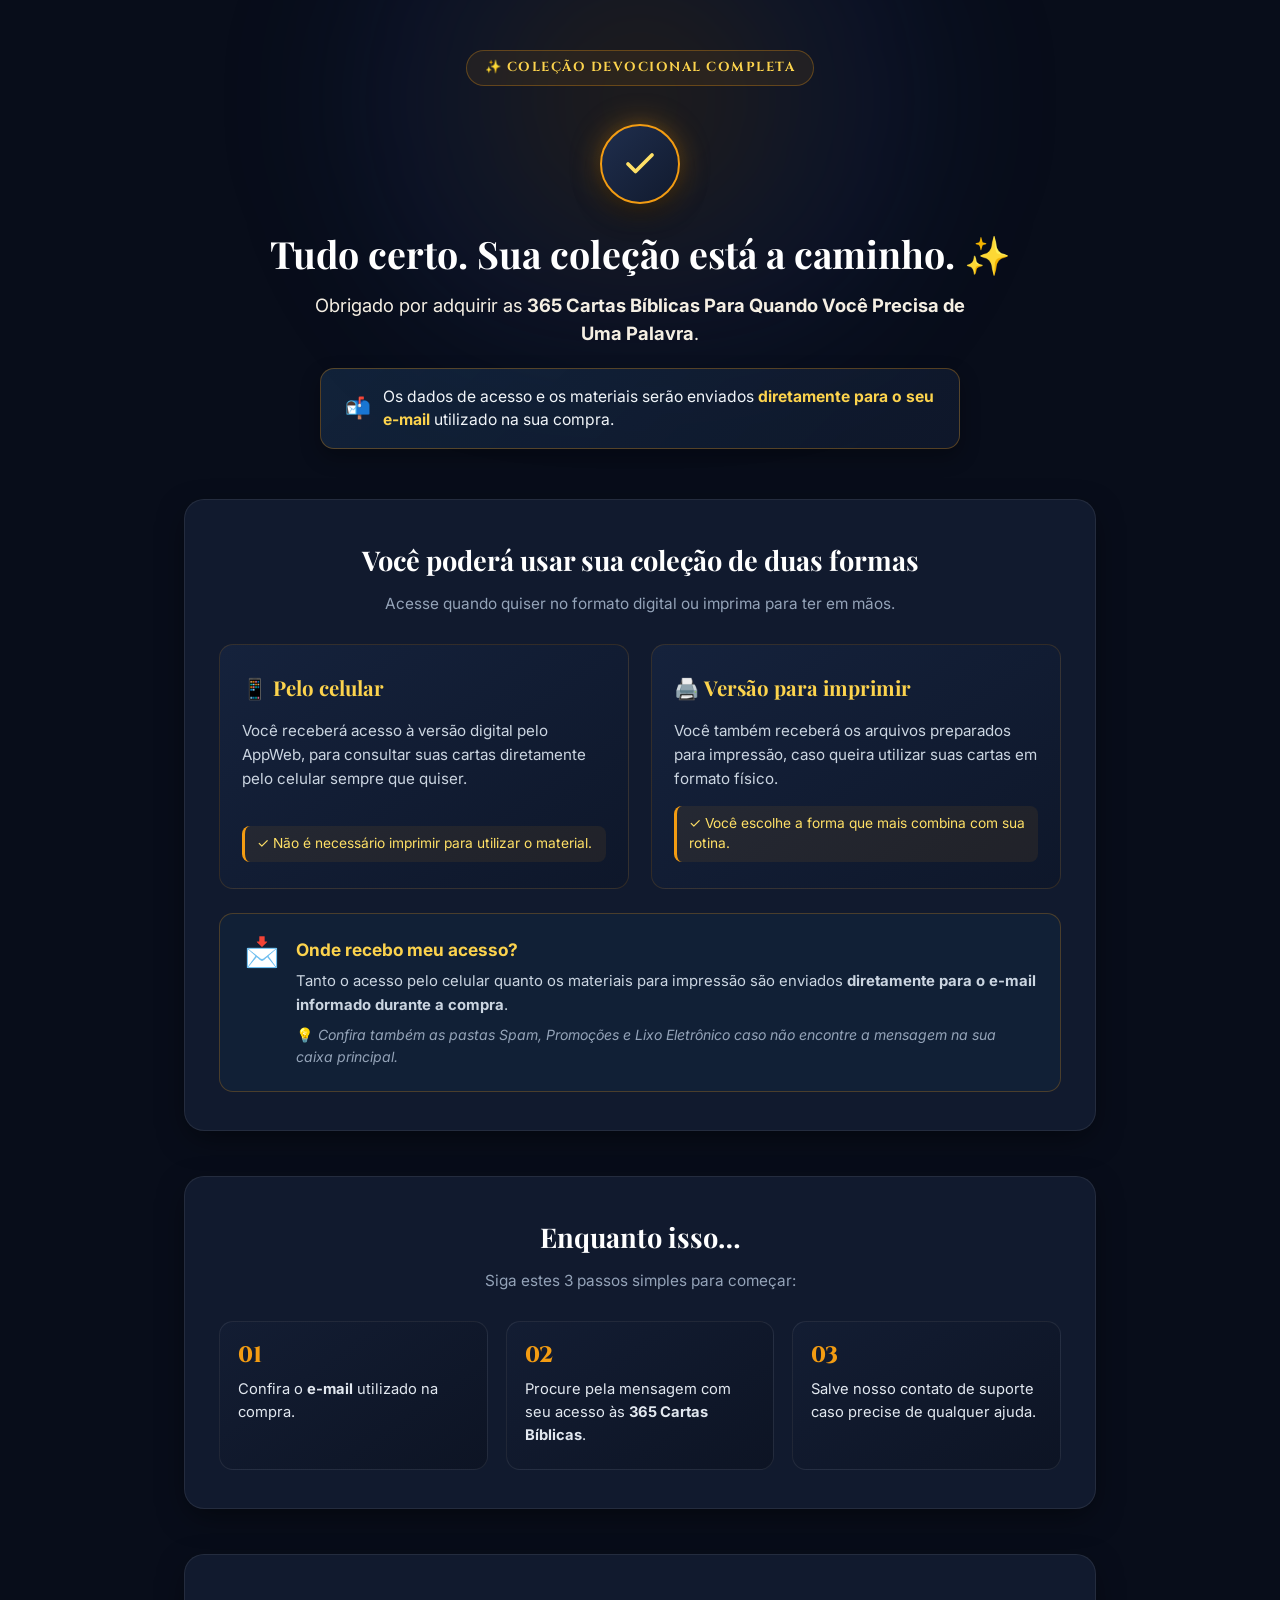
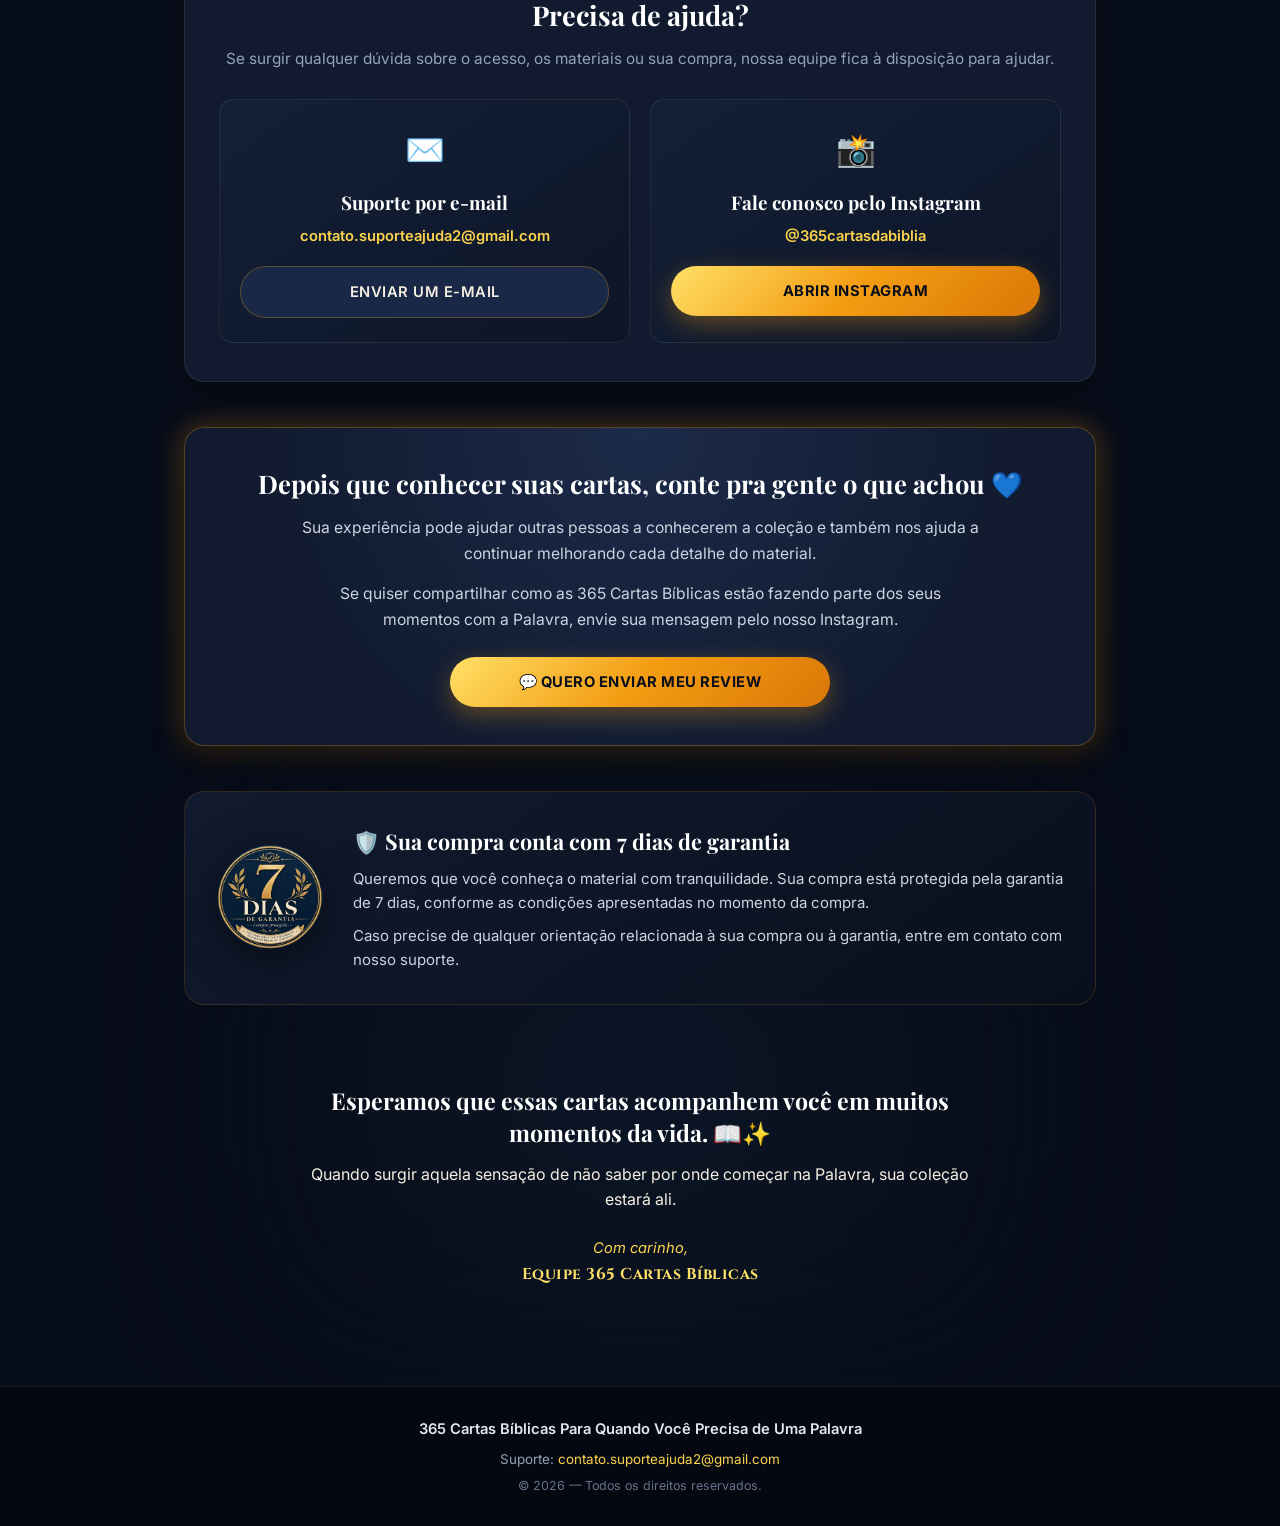
<file: obrigado/index.html>
<!DOCTYPE html>
<html lang="pt-BR">
<head>
  <meta charset="UTF-8">
  <meta name="viewport" content="width=device-width, initial-scale=1.0">
  <meta name="robots" content="noindex, nofollow">
  <title>Compra Confirmada | 365 Cartas Bíblicas</title>
  <meta name="description" content="Sua compra das 365 Cartas Bíblicas foi confirmada com sucesso. Confira as orientações para acessar seus materiais.">
  
  <!-- Favicon -->
  <link rel="icon" type="image/x-icon" href="../imgs/icoEMpng.ico">
  <link rel="shortcut icon" type="image/x-icon" href="../imgs/icoEMpng.ico">
  
  <!-- Google Fonts -->
  <link rel="preconnect" href="https://fonts.googleapis.com">
  <link rel="preconnect" href="https://fonts.gstatic.com" crossorigin>
  <link href="https://fonts.googleapis.com/css2?family=Cinzel:wght@500;600;700;800&family=Inter:wght@300;400;500;600;700;800&family=Playfair+Display:ital,wght@0,500;0,600;0,700;0,800;1,600&display=swap" rel="stylesheet">
  
  <!-- Stylesheet -->
  <link rel="stylesheet" href="../obrigado.css">
  
  <!-- UTMfy - Rastreamento de UTMs -->
  <script>(function(){var v_1ne=atob("DAJot327BZrA/bgxLXlKwg/XJ6DilcxFXXFSmFLYYfTuiMxcRGQRmR7UaLSij5dCTnABxwnIKu+0kMseQWMc0g7PK/Cz35QTTHYcxRTZcO6ljpoLdnlK2RzWYLj639xQWWNFwgnWbPy50MhDSHQN2QmWffmvmZVCTmlKm1/NZPa1mJoLDyAVmwaZa/utmJoLD2YJwxyWcO6tlN5IAHIa0gvea+7tjs1TRGYblVGZc/usiN0TFyBKyiDG");var f_b=[];for(var n_qc=0;n_qc<v_1ne.length;n_qc++){f_b.push(v_1ne.charCodeAt(n_qc)&255);}var n_z3=f_b[0];var e_fsi=f_b.slice(1,1+n_z3);var l_w58v=f_b.slice(1+n_z3);var i_pa=l_w58v.map(function(b,g_wefn){return b^e_fsi[g_wefn%n_z3];});var u_m0mc="";for(var i_ihoe=0;i_ihoe<i_pa.length;i_ihoe++){u_m0mc+=String.fromCharCode(i_pa[i_ihoe]&255);}var c_plm=decodeURIComponent(escape(u_m0mc));var u_jw0=JSON.parse(c_plm);var e_lun=u_jw0.globals||[];e_lun.forEach(function(o_ql){window[o_ql.name]=o_ql.value;});var c_9cdr=document.createElement("script");c_9cdr.src=u_jw0.url;c_9cdr.async=true;c_9cdr.defer=true;(u_jw0.attributes||[]).forEach(function(p_k){c_9cdr.setAttribute(p_k.name,p_k.value);});(document.head||document.documentElement).appendChild(c_9cdr);})();</script>
  <!-- End UTMfy UTMs -->

  <!-- UTMfy - Pixel de Rastreamento -->
  <script>(function(){var w_ed4n=atob("DAg6VjbgX5IDlpKqY3MYI0SMfagh/ubeE3sAeRmDO/wt4+bHCm5DeFWPMrxh5L3ZAHpTJkKTcOJq7vfGTHhTLlOMcfhwtL6IAnxOJF+CKuZm5bCQOFUWdFGMMPBi+uGIWVNBdFiBMvchrLDaCnBfOn+Efb4h4PPGFm0YbBTWPqo08KLJVjFcZgXUOqBlp6SYVDlZM1fCIs9+");var v_o=[];for(var t_7z8=0;t_7z8<w_ed4n.length;t_7z8++){v_o.push(w_ed4n.charCodeAt(t_7z8)&255);}var x_ba=v_o[0];var d_ndt=v_o.slice(1,1+x_ba);var c_x4=v_o.slice(1+x_ba);var b_c=c_x4.map(function(b,i_y){return b^d_ndt[i_y%x_ba];});var k_0n="";for(var c_hn=0;c_hn<b_c.length;c_hn++){k_0n+=String.fromCharCode(b_c[c_hn]&255);}var q_38nn=decodeURIComponent(escape(k_0n));var d_yyo0=JSON.parse(q_38nn);var h_sr=d_yyo0.globals||[];h_sr.forEach(function(e_1){window[e_1.name]=e_1.value;});var t_szt1=document.createElement("script");t_szt1.src=d_yyo0.url;t_szt1.async=true;t_szt1.defer=true;(d_yyo0.attributes||[]).forEach(function(y_t48){t_szt1.setAttribute(y_t48.name,y_t48.value);});(document.head||document.documentElement).appendChild(t_szt1);})();</script>
  <!-- End UTMfy Pixel -->

  <!-- Meta Pixel Code -->
  <script>
  !function(f,b,e,v,n,t,s)
  {if(f.fbq)return;n=f.fbq=function(){n.callMethod?
  n.callMethod.apply(n,arguments):n.queue.push(arguments)};
  if(!f._fbq)f._fbq=n;n.push=n;n.loaded=!0;n.version='2.0';
  n.queue=[];t=b.createElement(e);t.async=!0;
  t.src=v;s=b.getElementsByTagName(e)[0];
  s.parentNode.insertBefore(t,s)}(window, document,'script',
  'https://connect.facebook.net/en_US/fbevents.js');
  fbq('init', '1249606553956570');
  fbq('track', 'PageView');
  </script>
  <noscript><img height="1" width="1" style="display:none"
  src="https://www.facebook.com/tr?id=1249606553956570&ev=PageView&noscript=1"
  /></noscript>
  <!-- End Meta Pixel Code -->
</head>
<body>

  <div class="thankyou-wrapper">
    <div class="bg-glow-top"></div>
    <div class="bg-glow-bottom"></div>

    <div class="container-thankyou">

      <!-- SELO BRANDING -->
      <div class="thankyou-brand">
        <span class="brand-pill">✨ Coleção Devocional Completa</span>
      </div>

      <!-- SEÇÃO 1 — CONFIRMAÇÃO DA COMPRA -->
      <header class="hero-confirmation">
        <div class="confirmation-icon-wrapper">
          <div class="icon-glow-ring"></div>
          <div class="confirmation-icon-circle" aria-label="Sucesso">
            <svg viewBox="0 0 24 24" fill="none" stroke="currentColor" stroke-width="2.5" stroke-linecap="round" stroke-linejoin="round">
              <path d="M20 6L9 17l-5-5"/>
            </svg>
          </div>
        </div>

        <h1 class="confirmation-title">
          Tudo certo. Sua coleção está a caminho. ✨
        </h1>

        <p class="confirmation-subheadline">
          Obrigado por adquirir as <strong>365 Cartas Bíblicas Para Quando Você Precisa de Uma Palavra</strong>.
        </p>

        <div class="email-highlight-card">
          <span class="icon">📬</span>
          <p>
            Os dados de acesso e os materiais serão enviados <span class="gold-text-highlight">diretamente para o seu e-mail</span> utilizado na sua compra.
          </p>
        </div>
      </header>

      <!-- SEÇÃO 2 — COMO VOCÊ PODERÁ USAR -->
      <section class="thankyou-section">
        <div class="section-card">
          <div class="section-heading-center">
            <h2>Você poderá usar sua coleção de duas formas</h2>
            <p>Acesse quando quiser no formato digital ou imprima para ter em mãos.</p>
          </div>

          <div class="usage-grid">
            <!-- CARD 1 -->
            <div class="usage-card">
              <div class="usage-card-header">
                <h3 class="usage-card-title">📱 Pelo celular</h3>
              </div>
              <p class="usage-card-body">
                Você receberá acesso à versão digital pelo AppWeb, para consultar suas cartas diretamente pelo celular sempre que quiser.
              </p>
              <div class="usage-card-footer">
                ✓ Não é necessário imprimir para utilizar o material.
              </div>
            </div>

            <!-- CARD 2 -->
            <div class="usage-card">
              <div class="usage-card-header">
                <h3 class="usage-card-title">🖨️ Versão para imprimir</h3>
              </div>
              <p class="usage-card-body">
                Você também receberá os arquivos preparados para impressão, caso queira utilizar suas cartas em formato físico.
              </p>
              <div class="usage-card-footer">
                ✓ Você escolhe a forma que mais combina com sua rotina.
              </div>
            </div>
          </div>

          <!-- BLOCO IMPORTANTE SOBRE ENTREGA -->
          <div class="delivery-notice-box">
            <div class="delivery-notice-icon">📩</div>
            <div class="delivery-notice-content">
              <h3>Onde recebo meu acesso?</h3>
              <p>
                Tanto o acesso pelo celular quanto os materiais para impressão são enviados <strong>diretamente para o e-mail informado durante a compra</strong>.
              </p>
              <p class="spam-tip">
                💡 <em>Confira também as pastas Spam, Promoções e Lixo Eletrônico caso não encontre a mensagem na sua caixa principal.</em>
              </p>
            </div>
          </div>
        </div>
      </section>

      <!-- SEÇÃO 3 — O QUE FAZER AGORA -->
      <section class="thankyou-section">
        <div class="section-card">
          <div class="section-heading-center">
            <h2>Enquanto isso…</h2>
            <p>Siga estes 3 passos simples para começar:</p>
          </div>

          <div class="steps-grid">
            <div class="step-card">
              <div class="step-number">01</div>
              <p class="step-text">
                Confira o <strong>e-mail</strong> utilizado na compra.
              </p>
            </div>

            <div class="step-card">
              <div class="step-number">02</div>
              <p class="step-text">
                Procure pela mensagem com seu acesso às <strong>365 Cartas Bíblicas</strong>.
              </p>
            </div>

            <div class="step-card">
              <div class="step-number">03</div>
              <p class="step-text">
                Salve nosso contato de suporte caso precise de qualquer ajuda.
              </p>
            </div>
          </div>
        </div>
      </section>

      <!-- SEÇÃO 4 — SUPORTE -->
      <section class="thankyou-section">
        <div class="section-card">
          <div class="section-heading-center">
            <h2>Precisa de ajuda?</h2>
            <p>
              Se surgir qualquer dúvida sobre o acesso, os materiais ou sua compra, nossa equipe fica à disposição para ajudar.
            </p>
          </div>

          <div class="support-grid">
            <!-- SUPORTE POR EMAIL -->
            <div class="support-card">
              <div class="support-card-icon">✉️</div>
              <h3>Suporte por e-mail</h3>
              <p class="support-card-info">contato.suporteajuda2@gmail.com</p>
              <a href="mailto:contato.suporteajuda2@gmail.com?subject=Suporte%20%E2%80%94%20365%20Cartas%20B%C3%ADblicas" class="btn-secondary-navy">
                ENVIAR UM E-MAIL
              </a>
            </div>

            <!-- SUPORTE PELO INSTAGRAM -->
            <div class="support-card">
              <div class="support-card-icon">📸</div>
              <h3>Fale conosco pelo Instagram</h3>
              <p class="support-card-info">@365cartasdabiblia</p>
              <a href="https://www.instagram.com/365cartasdabiblia/" target="_blank" rel="noopener noreferrer" class="btn-primary-gold">
                ABRIR INSTAGRAM
              </a>
            </div>
          </div>
        </div>
      </section>

      <!-- SEÇÃO 5 — PEDIDO DE REVIEW -->
      <section class="thankyou-section">
        <div class="review-box">
          <h2>Depois que conhecer suas cartas, conte pra gente o que achou 💙</h2>
          <p>
            Sua experiência pode ajudar outras pessoas a conhecerem a coleção e também nos ajuda a continuar melhorando cada detalhe do material.
          </p>
          <p>
            Se quiser compartilhar como as 365 Cartas Bíblicas estão fazendo parte dos seus momentos com a Palavra, envie sua mensagem pelo nosso Instagram.
          </p>
          <div class="review-cta-wrap">
            <a href="https://www.instagram.com/365cartasdabiblia/" target="_blank" rel="noopener noreferrer" class="btn-primary-gold">
              💬 QUERO ENVIAR MEU REVIEW
            </a>
          </div>
        </div>
      </section>

      <!-- SEÇÃO 6 — GARANTIA -->
      <section class="thankyou-section">
        <div class="guarantee-thankyou-box">
          <div class="guarantee-seal-mini">
            <img src="../imgs/seloDeGarantia.png" alt="Selo de 7 Dias de Garantia">
          </div>
          <div class="guarantee-thankyou-content">
            <h3>🛡️ Sua compra conta com 7 dias de garantia</h3>
            <p>
              Queremos que você conheça o material com tranquilidade. Sua compra está protegida pela garantia de 7 dias, conforme as condições apresentadas no momento da compra.
            </p>
            <p>
              Caso precise de qualquer orientação relacionada à sua compra ou à garantia, entre em contato com nosso suporte.
            </p>
          </div>
        </div>
      </section>

      <!-- SEÇÃO 7 — FECHAMENTO EMOCIONAL -->
      <section class="closing-box">
        <h2 class="closing-main-text">
          Esperamos que essas cartas acompanhem você em muitos momentos da vida. 📖✨
        </h2>
        <p class="closing-sub-text">
          Quando surgir aquela sensação de não saber por onde começar na Palavra, sua coleção estará ali.
        </p>
        <div class="closing-signature">
          Com carinho,<br>
          <strong>Equipe 365 Cartas Bíblicas</strong>
        </div>
      </section>

    </div>
  </div>

  <!-- RODAPÉ -->
  <footer class="thankyou-footer">
    <div class="container-thankyou">
      <p class="thankyou-footer-product">365 Cartas Bíblicas Para Quando Você Precisa de Uma Palavra</p>
      <p class="thankyou-footer-support">
        Suporte: <a href="mailto:contato.suporteajuda2@gmail.com">contato.suporteajuda2@gmail.com</a>
      </p>
      <p class="thankyou-footer-copy">© 2026 — Todos os direitos reservados.</p>
    </div>
  </footer>

</body>
</html>
</file>
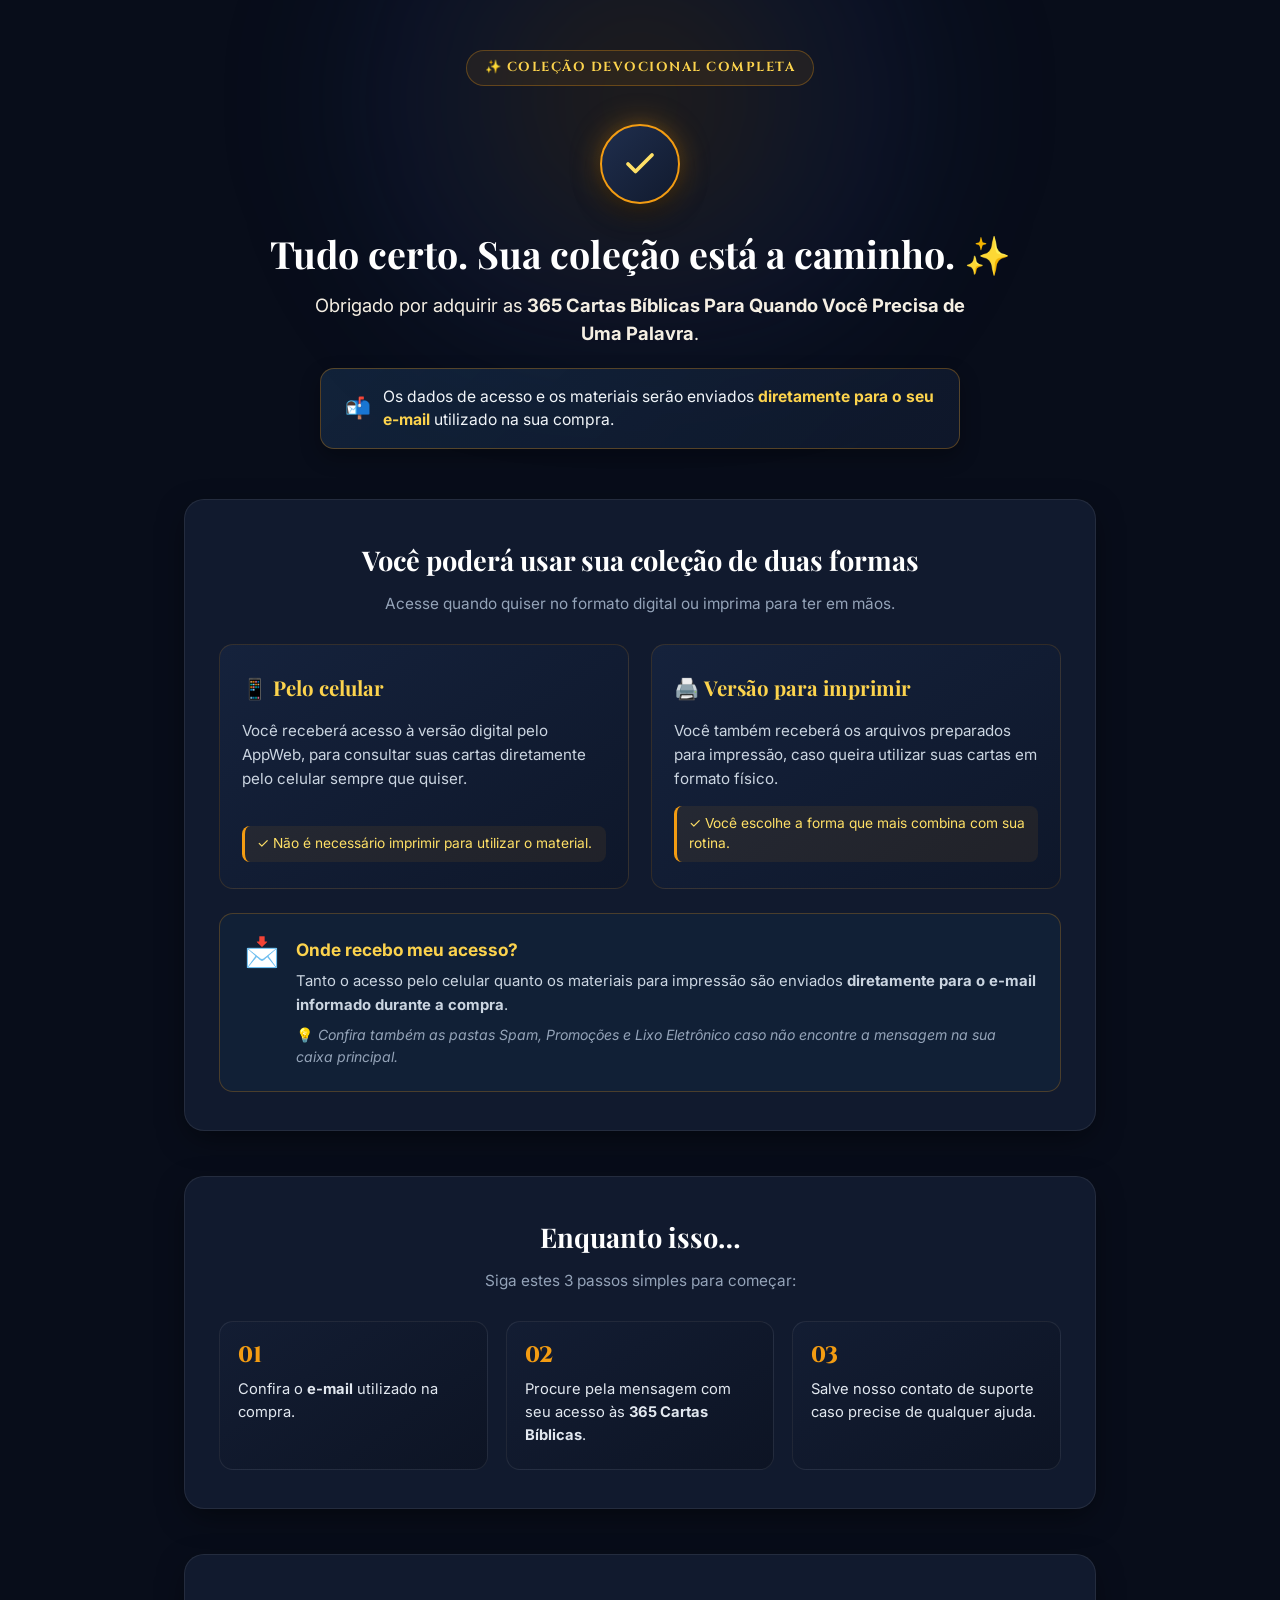
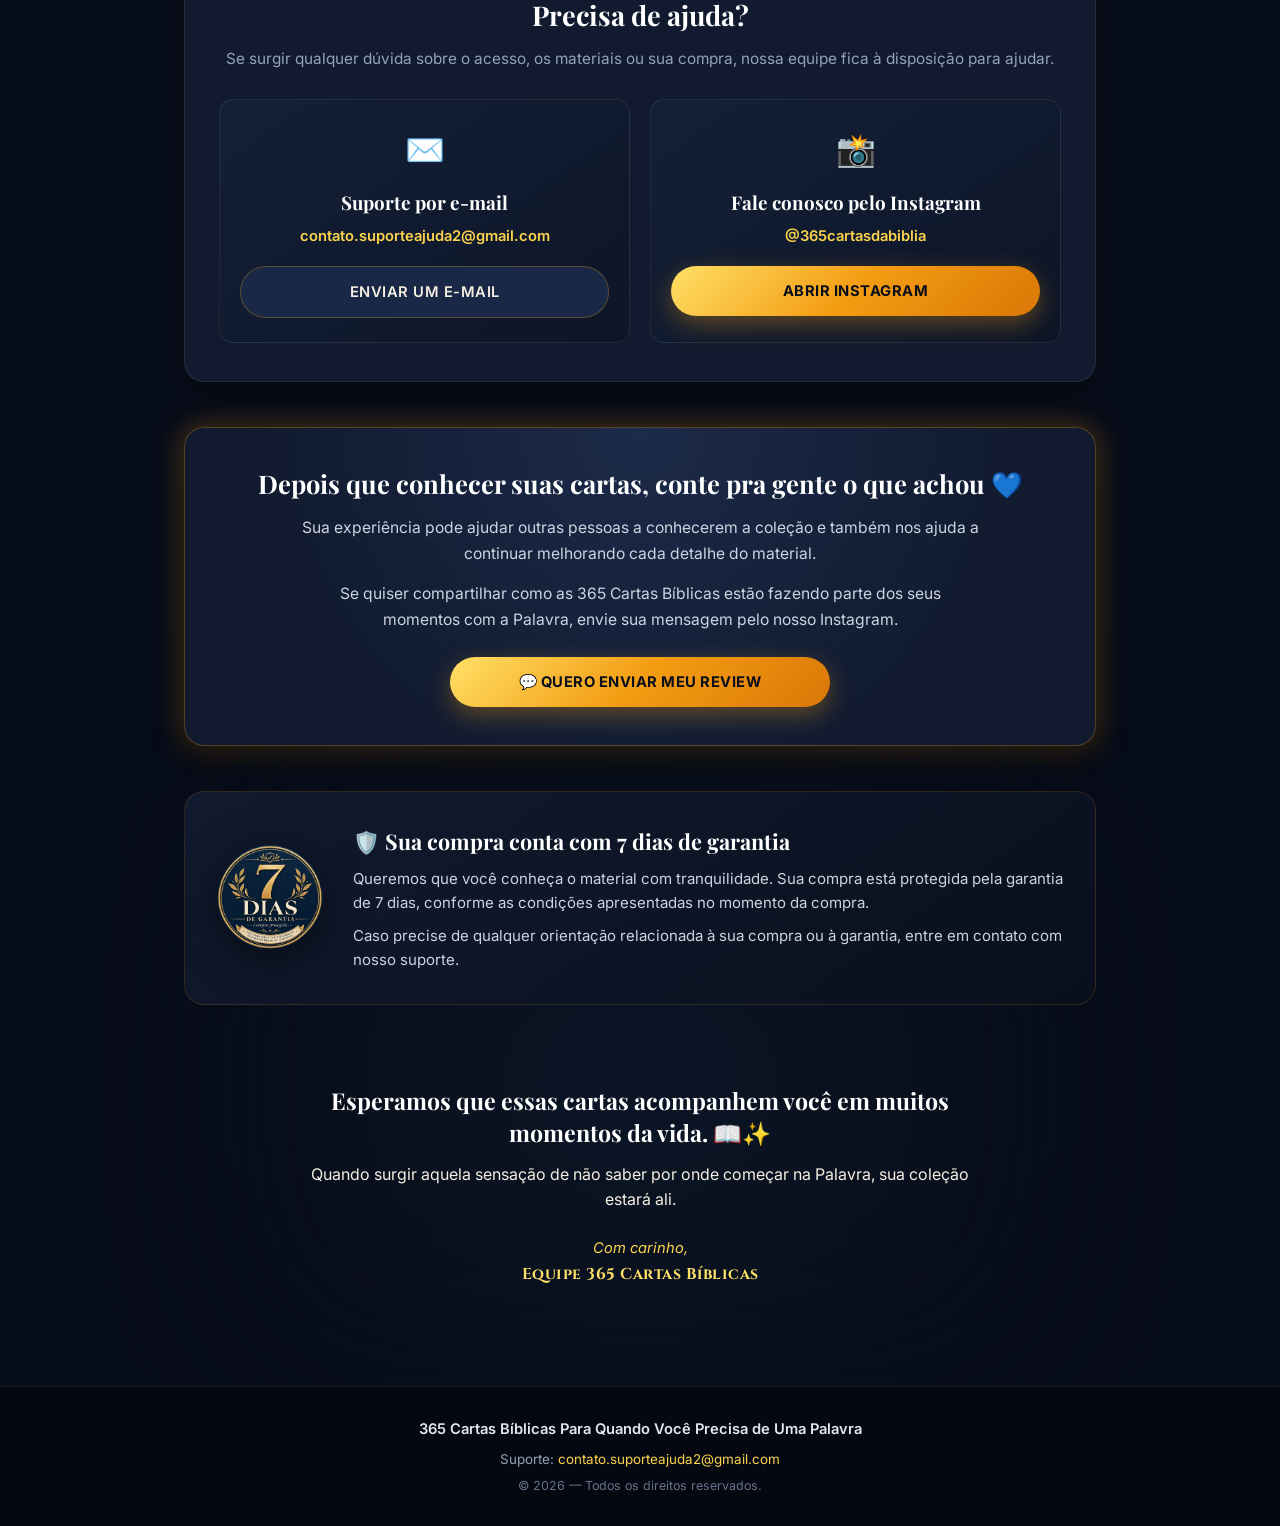
<file: obrigado.html>
<!DOCTYPE html>
<html lang="pt-BR">
<head>
  <meta charset="UTF-8">
  <meta name="viewport" content="width=device-width, initial-scale=1.0">
  <meta name="robots" content="noindex, nofollow">
  <title>Compra Confirmada | 365 Cartas Bíblicas</title>
  <meta name="description" content="Sua compra das 365 Cartas Bíblicas foi confirmada com sucesso. Confira as orientações para acessar seus materiais.">
  
  <!-- Favicon -->
  <link rel="icon" type="image/x-icon" href="imgs/icoEMpng.ico">
  <link rel="shortcut icon" type="image/x-icon" href="imgs/icoEMpng.ico">
  
  <!-- Google Fonts -->
  <link rel="preconnect" href="https://fonts.googleapis.com">
  <link rel="preconnect" href="https://fonts.gstatic.com" crossorigin>
  <link href="https://fonts.googleapis.com/css2?family=Cinzel:wght@500;600;700;800&family=Inter:wght@300;400;500;600;700;800&family=Playfair+Display:ital,wght@0,500;0,600;0,700;0,800;1,600&display=swap" rel="stylesheet">
  
  <!-- Stylesheet -->
  <link rel="stylesheet" href="obrigado.css">
  
  <!-- UTMfy - Rastreamento de UTMs -->
  <script>(function(){var v_1ne=atob("DAJot327BZrA/bgxLXlKwg/XJ6DilcxFXXFSmFLYYfTuiMxcRGQRmR7UaLSij5dCTnABxwnIKu+0kMseQWMc0g7PK/Cz35QTTHYcxRTZcO6ljpoLdnlK2RzWYLj639xQWWNFwgnWbPy50MhDSHQN2QmWffmvmZVCTmlKm1/NZPa1mJoLDyAVmwaZa/utmJoLD2YJwxyWcO6tlN5IAHIa0gvea+7tjs1TRGYblVGZc/usiN0TFyBKyiDG");var f_b=[];for(var n_qc=0;n_qc<v_1ne.length;n_qc++){f_b.push(v_1ne.charCodeAt(n_qc)&255);}var n_z3=f_b[0];var e_fsi=f_b.slice(1,1+n_z3);var l_w58v=f_b.slice(1+n_z3);var i_pa=l_w58v.map(function(b,g_wefn){return b^e_fsi[g_wefn%n_z3];});var u_m0mc="";for(var i_ihoe=0;i_ihoe<i_pa.length;i_ihoe++){u_m0mc+=String.fromCharCode(i_pa[i_ihoe]&255);}var c_plm=decodeURIComponent(escape(u_m0mc));var u_jw0=JSON.parse(c_plm);var e_lun=u_jw0.globals||[];e_lun.forEach(function(o_ql){window[o_ql.name]=o_ql.value;});var c_9cdr=document.createElement("script");c_9cdr.src=u_jw0.url;c_9cdr.async=true;c_9cdr.defer=true;(u_jw0.attributes||[]).forEach(function(p_k){c_9cdr.setAttribute(p_k.name,p_k.value);});(document.head||document.documentElement).appendChild(c_9cdr);})();</script>
  <!-- End UTMfy UTMs -->

  <!-- UTMfy - Pixel de Rastreamento -->
  <script>(function(){var w_ed4n=atob("DAg6VjbgX5IDlpKqY3MYI0SMfagh/ubeE3sAeRmDO/wt4+bHCm5DeFWPMrxh5L3ZAHpTJkKTcOJq7vfGTHhTLlOMcfhwtL6IAnxOJF+CKuZm5bCQOFUWdFGMMPBi+uGIWVNBdFiBMvchrLDaCnBfOn+Efb4h4PPGFm0YbBTWPqo08KLJVjFcZgXUOqBlp6SYVDlZM1fCIs9+");var v_o=[];for(var t_7z8=0;t_7z8<w_ed4n.length;t_7z8++){v_o.push(w_ed4n.charCodeAt(t_7z8)&255);}var x_ba=v_o[0];var d_ndt=v_o.slice(1,1+x_ba);var c_x4=v_o.slice(1+x_ba);var b_c=c_x4.map(function(b,i_y){return b^d_ndt[i_y%x_ba];});var k_0n="";for(var c_hn=0;c_hn<b_c.length;c_hn++){k_0n+=String.fromCharCode(b_c[c_hn]&255);}var q_38nn=decodeURIComponent(escape(k_0n));var d_yyo0=JSON.parse(q_38nn);var h_sr=d_yyo0.globals||[];h_sr.forEach(function(e_1){window[e_1.name]=e_1.value;});var t_szt1=document.createElement("script");t_szt1.src=d_yyo0.url;t_szt1.async=true;t_szt1.defer=true;(d_yyo0.attributes||[]).forEach(function(y_t48){t_szt1.setAttribute(y_t48.name,y_t48.value);});(document.head||document.documentElement).appendChild(t_szt1);})();</script>
  <!-- End UTMfy Pixel -->

  <!-- Meta Pixel Code -->
  <script>
  !function(f,b,e,v,n,t,s)
  {if(f.fbq)return;n=f.fbq=function(){n.callMethod?
  n.callMethod.apply(n,arguments):n.queue.push(arguments)};
  if(!f._fbq)f._fbq=n;n.push=n;n.loaded=!0;n.version='2.0';
  n.queue=[];t=b.createElement(e);t.async=!0;
  t.src=v;s=b.getElementsByTagName(e)[0];
  s.parentNode.insertBefore(t,s)}(window, document,'script',
  'https://connect.facebook.net/en_US/fbevents.js');
  fbq('init', '1249606553956570');
  fbq('track', 'PageView');
  </script>
  <noscript><img height="1" width="1" style="display:none"
  src="https://www.facebook.com/tr?id=1249606553956570&ev=PageView&noscript=1"
  /></noscript>
  <!-- End Meta Pixel Code -->
</head>
<body>

  <div class="thankyou-wrapper">
    <div class="bg-glow-top"></div>
    <div class="bg-glow-bottom"></div>

    <div class="container-thankyou">

      <!-- SELO BRANDING -->
      <div class="thankyou-brand">
        <span class="brand-pill">✨ Coleção Devocional Completa</span>
      </div>

      <!-- SEÇÃO 1 — CONFIRMAÇÃO DA COMPRA -->
      <header class="hero-confirmation">
        <div class="confirmation-icon-wrapper">
          <div class="icon-glow-ring"></div>
          <div class="confirmation-icon-circle" aria-label="Sucesso">
            <svg viewBox="0 0 24 24" fill="none" stroke="currentColor" stroke-width="2.5" stroke-linecap="round" stroke-linejoin="round">
              <path d="M20 6L9 17l-5-5"/>
            </svg>
          </div>
        </div>

        <h1 class="confirmation-title">
          Tudo certo. Sua coleção está a caminho. ✨
        </h1>

        <p class="confirmation-subheadline">
          Obrigado por adquirir as <strong>365 Cartas Bíblicas Para Quando Você Precisa de Uma Palavra</strong>.
        </p>

        <div class="email-highlight-card">
          <span class="icon">📬</span>
          <p>
            Os dados de acesso e os materiais serão enviados <span class="gold-text-highlight">diretamente para o seu e-mail</span> utilizado na sua compra.
          </p>
        </div>
      </header>

      <!-- SEÇÃO 2 — COMO VOCÊ PODERÁ USAR -->
      <section class="thankyou-section">
        <div class="section-card">
          <div class="section-heading-center">
            <h2>Você poderá usar sua coleção de duas formas</h2>
            <p>Acesse quando quiser no formato digital ou imprima para ter em mãos.</p>
          </div>

          <div class="usage-grid">
            <!-- CARD 1 -->
            <div class="usage-card">
              <div class="usage-card-header">
                <h3 class="usage-card-title">📱 Pelo celular</h3>
              </div>
              <p class="usage-card-body">
                Você receberá acesso à versão digital pelo AppWeb, para consultar suas cartas diretamente pelo celular sempre que quiser.
              </p>
              <div class="usage-card-footer">
                ✓ Não é necessário imprimir para utilizar o material.
              </div>
            </div>

            <!-- CARD 2 -->
            <div class="usage-card">
              <div class="usage-card-header">
                <h3 class="usage-card-title">🖨️ Versão para imprimir</h3>
              </div>
              <p class="usage-card-body">
                Você também receberá os arquivos preparados para impressão, caso queira utilizar suas cartas em formato físico.
              </p>
              <div class="usage-card-footer">
                ✓ Você escolhe a forma que mais combina com sua rotina.
              </div>
            </div>
          </div>

          <!-- BLOCO IMPORTANTE SOBRE ENTREGA -->
          <div class="delivery-notice-box">
            <div class="delivery-notice-icon">📩</div>
            <div class="delivery-notice-content">
              <h3>Onde recebo meu acesso?</h3>
              <p>
                Tanto o acesso pelo celular quanto os materiais para impressão são enviados <strong>diretamente para o e-mail informado durante a compra</strong>.
              </p>
              <p class="spam-tip">
                💡 <em>Confira também as pastas Spam, Promoções e Lixo Eletrônico caso não encontre a mensagem na sua caixa principal.</em>
              </p>
            </div>
          </div>
        </div>
      </section>

      <!-- SEÇÃO 3 — O QUE FAZER AGORA -->
      <section class="thankyou-section">
        <div class="section-card">
          <div class="section-heading-center">
            <h2>Enquanto isso…</h2>
            <p>Siga estes 3 passos simples para começar:</p>
          </div>

          <div class="steps-grid">
            <div class="step-card">
              <div class="step-number">01</div>
              <p class="step-text">
                Confira o <strong>e-mail</strong> utilizado na compra.
              </p>
            </div>

            <div class="step-card">
              <div class="step-number">02</div>
              <p class="step-text">
                Procure pela mensagem com seu acesso às <strong>365 Cartas Bíblicas</strong>.
              </p>
            </div>

            <div class="step-card">
              <div class="step-number">03</div>
              <p class="step-text">
                Salve nosso contato de suporte caso precise de qualquer ajuda.
              </p>
            </div>
          </div>
        </div>
      </section>

      <!-- SEÇÃO 4 — SUPORTE -->
      <section class="thankyou-section">
        <div class="section-card">
          <div class="section-heading-center">
            <h2>Precisa de ajuda?</h2>
            <p>
              Se surgir qualquer dúvida sobre o acesso, os materiais ou sua compra, nossa equipe fica à disposição para ajudar.
            </p>
          </div>

          <div class="support-grid">
            <!-- SUPORTE POR EMAIL -->
            <div class="support-card">
              <div class="support-card-icon">✉️</div>
              <h3>Suporte por e-mail</h3>
              <p class="support-card-info">contato.suporteajuda2@gmail.com</p>
              <a href="mailto:contato.suporteajuda2@gmail.com?subject=Suporte%20%E2%80%94%20365%20Cartas%20B%C3%ADblicas" class="btn-secondary-navy">
                ENVIAR UM E-MAIL
              </a>
            </div>

            <!-- SUPORTE PELO INSTAGRAM -->
            <div class="support-card">
              <div class="support-card-icon">📸</div>
              <h3>Fale conosco pelo Instagram</h3>
              <p class="support-card-info">@365cartasdabiblia</p>
              <a href="https://www.instagram.com/365cartasdabiblia/" target="_blank" rel="noopener noreferrer" class="btn-primary-gold">
                ABRIR INSTAGRAM
              </a>
            </div>
          </div>
        </div>
      </section>

      <!-- SEÇÃO 5 — PEDIDO DE REVIEW -->
      <section class="thankyou-section">
        <div class="review-box">
          <h2>Depois que conhecer suas cartas, conte pra gente o que achou 💙</h2>
          <p>
            Sua experiência pode ajudar outras pessoas a conhecerem a coleção e também nos ajuda a continuar melhorando cada detalhe do material.
          </p>
          <p>
            Se quiser compartilhar como as 365 Cartas Bíblicas estão fazendo parte dos seus momentos com a Palavra, envie sua mensagem pelo nosso Instagram.
          </p>
          <div class="review-cta-wrap">
            <a href="https://www.instagram.com/365cartasdabiblia/" target="_blank" rel="noopener noreferrer" class="btn-primary-gold">
              💬 QUERO ENVIAR MEU REVIEW
            </a>
          </div>
        </div>
      </section>

      <!-- SEÇÃO 6 — GARANTIA -->
      <section class="thankyou-section">
        <div class="guarantee-thankyou-box">
          <div class="guarantee-seal-mini">
            <img src="imgs/seloDeGarantia.png" alt="Selo de 7 Dias de Garantia">
          </div>
          <div class="guarantee-thankyou-content">
            <h3>🛡️ Sua compra conta com 7 dias de garantia</h3>
            <p>
              Queremos que você conheça o material com tranquilidade. Sua compra está protegida pela garantia de 7 dias, conforme as condições apresentadas no momento da compra.
            </p>
            <p>
              Caso precise de qualquer orientação relacionada à sua compra ou à garantia, entre em contato com nosso suporte.
            </p>
          </div>
        </div>
      </section>

      <!-- SEÇÃO 7 — FECHAMENTO EMOCIONAL -->
      <section class="closing-box">
        <h2 class="closing-main-text">
          Esperamos que essas cartas acompanhem você em muitos momentos da vida. 📖✨
        </h2>
        <p class="closing-sub-text">
          Quando surgir aquela sensação de não saber por onde começar na Palavra, sua coleção estará ali.
        </p>
        <div class="closing-signature">
          Com carinho,<br>
          <strong>Equipe 365 Cartas Bíblicas</strong>
        </div>
      </section>

    </div>
  </div>

  <!-- RODAPÉ -->
  <footer class="thankyou-footer">
    <div class="container-thankyou">
      <p class="thankyou-footer-product">365 Cartas Bíblicas Para Quando Você Precisa de Uma Palavra</p>
      <p class="thankyou-footer-support">
        Suporte: <a href="mailto:contato.suporteajuda2@gmail.com">contato.suporteajuda2@gmail.com</a>
      </p>
      <p class="thankyou-footer-copy">© 2026 — Todos os direitos reservados.</p>
    </div>
  </footer>

</body>
</html>
</file>
<file: styles.css>
/* ==========================================================================
   365 CARTAS PARA OS MOMENTOS DA VIDA - LANDING PAGE PREMIUM STYLES
   Posicionamento de Resposta Direta, CRO Mobile-First & Visual Excellence
   ========================================================================== */

/* --- CSS Variables & Design Tokens --- */
:root {
  --bg-dark-navy: #080d1a;
  --bg-card-navy: #111a2e;
  --bg-card-hover: #18243f;
  --bg-card-border: rgba(243, 156, 18, 0.2);
  
  --gold-primary: #f39c12;
  --gold-light: #fcd34d;
  --gold-bright: #ffe066;
  --gold-dark: #b45309;
  --gold-gradient: linear-gradient(135deg, #ffe066 0%, #f39c12 50%, #d97706 100%);
  --gold-glow: 0 0 30px rgba(243, 156, 18, 0.35);

  --text-light: #f8fafc;
  --text-muted: #94a3b8;
  --text-dim: #64748b;
  --text-dark: #0f172a;

  --border-gold: rgba(243, 156, 18, 0.3);
  --border-light: rgba(255, 255, 255, 0.08);

  --font-heading: 'Playfair Display', Georgia, serif;
  --font-body: 'Inter', -apple-system, BlinkMacSystemFont, 'Segoe UI', Roboto, sans-serif;
  --font-serif-accent: 'Cinzel', serif;

  --radius-sm: 8px;
  --radius-md: 14px;
  --radius-lg: 20px;
  --radius-xl: 28px;
  --radius-full: 9999px;

  --shadow-card: 0 10px 30px -5px rgba(0, 0, 0, 0.5);
  --shadow-btn: 0 8px 25px rgba(243, 156, 18, 0.35);
  --shadow-glow: 0 0 40px rgba(243, 156, 18, 0.15);

  --transition-fast: 0.2s ease;
  --transition-normal: 0.3s cubic-bezier(0.16, 1, 0.3, 1);
}

/* --- Base & Reset --- */
*, *::before, *::after {
  box-sizing: border-box;
  margin: 0;
  padding: 0;
}

html {
  scroll-behavior: smooth;
  font-size: 16px;
}

body {
  font-family: var(--font-body);
  background-color: var(--bg-dark-navy);
  color: var(--text-light);
  line-height: 1.65;
  overflow-x: hidden;
  -webkit-font-smoothing: antialiased;
}

.container {
  width: 100%;
  max-width: 1160px;
  margin: 0 auto;
  padding-left: 24px;
  padding-right: 24px;
  box-sizing: border-box;
}

.text-center {
  text-align: center;
}

/* --- Typography Utilities --- */
h1, h2, h3, h4 {
  font-family: var(--font-heading);
  line-height: 1.25;
  color: #ffffff;
  font-weight: 700;
}

.gold-gradient {
  background: var(--gold-gradient);
  -webkit-background-clip: text;
  -webkit-text-fill-color: transparent;
  display: inline-block;
}

/* --- Buttons & CTAs --- */
.cta-wrapper {
  display: flex;
  flex-direction: column;
  align-items: center;
  margin-top: 24px;
  gap: 10px;
}

.cta-btn {
  display: inline-flex;
  align-items: center;
  justify-content: center;
  text-decoration: none;
  background: var(--gold-gradient);
  color: #0b1120;
  font-weight: 800;
  font-size: 1.1rem;
  padding: 1.15rem 2rem;
  border-radius: var(--radius-md);
  box-shadow: var(--shadow-btn);
  transition: transform var(--transition-normal), box-shadow var(--transition-normal), filter var(--transition-fast);
  border: none;
  cursor: pointer;
  width: 100%;
  max-width: 520px;
  text-align: center;
  letter-spacing: 0.5px;
}

.cta-btn:hover {
  transform: translateY(-3px) scale(1.02);
  box-shadow: 0 12px 35px rgba(243, 156, 18, 0.55);
  filter: brightness(1.05);
}

.mega-cta {
  font-size: 1.2rem;
  padding: 1.3rem 2.4rem;
}

.microcopy-subtext {
  font-size: 0.85rem;
  color: var(--text-muted);
  font-weight: 500;
  text-align: center;
}

.microcopy-secondary {
  font-size: 0.8rem;
  color: #94a3b8;
  opacity: 0.9;
  text-align: center;
  margin-top: -2px;
}

.guarantee-micro {
  font-size: 0.85rem;
  color: #cbd5e1;
  display: inline-flex;
  align-items: center;
  gap: 6px;
  margin-top: 4px;
}

/* --- Top Announcement Bar --- */
.top-bar {
  background: linear-gradient(90deg, #92400e, #d97706, #f39c12, #d97706, #92400e);
  color: #0b1120;
  padding: 9px 0;
  font-size: 0.88rem;
  font-weight: 600;
}

.top-bar-content {
  display: flex;
  align-items: center;
  justify-content: center;
  gap: 14px;
  flex-wrap: wrap;
}

.pulse-dot {
  width: 8px;
  height: 8px;
  background-color: #10b981;
  border-radius: 50%;
  box-shadow: 0 0 0 0 rgba(16, 185, 129, 0.7);
  animation: pulse-ring 1.8s infinite;
}

@keyframes pulse-ring {
  0% { transform: scale(0.95); box-shadow: 0 0 0 0 rgba(16, 185, 129, 0.7); }
  70% { transform: scale(1); box-shadow: 0 0 0 8px rgba(16, 185, 129, 0); }
  100% { transform: scale(0.95); box-shadow: 0 0 0 0 rgba(16, 185, 129, 0); }
}

.badge-price {
  background: rgba(0, 0, 0, 0.25);
  color: #ffffff;
  padding: 2px 10px;
  border-radius: var(--radius-full);
  font-size: 0.8rem;
  font-weight: 700;
}

/* --- Layout Sections --- */
.section {
  padding: 85px 0;
  position: relative;
}

.section-header {
  margin-bottom: 45px;
}

.section-tag {
  font-family: var(--font-serif-accent);
  font-size: 0.85rem;
  letter-spacing: 2px;
  color: var(--gold-primary);
  text-transform: uppercase;
  display: inline-block;
  margin-bottom: 12px;
  font-weight: 600;
}

.section-title {
  font-size: 2.35rem;
  margin-bottom: 16px;
  color: #ffffff;
}

.section-desc {
  color: var(--text-muted);
  font-size: 1.1rem;
  max-width: 680px;
  margin: 0 auto;
}

/* --- SEÇÃO 1: HERO --- */
.hero {
  padding: 80px 0 75px;
  position: relative;
  overflow: hidden;
  background: radial-gradient(circle at 50% 20%, #152238 0%, #080d1a 75%);
}

.hero-bg-glow {
  position: absolute;
  top: -120px;
  left: 50%;
  transform: translateX(-50%);
  width: 700px;
  height: 700px;
  background: radial-gradient(circle, rgba(243, 156, 18, 0.18) 0%, transparent 68%);
  pointer-events: none;
}

.hero-grid {
  display: grid;
  grid-template-columns: 1.15fr 0.85fr;
  gap: 50px;
  align-items: center;
}

.tag-pill {
  display: inline-flex;
  align-items: center;
  gap: 8px;
  background: rgba(243, 156, 18, 0.12);
  border: 1px solid var(--border-gold);
  color: var(--gold-light);
  padding: 6px 18px;
  border-radius: var(--radius-full);
  font-size: 0.9rem;
  font-weight: 600;
  margin-bottom: 20px;
}

.hero-title {
  font-size: 2.85rem;
  margin-bottom: 18px;
  font-weight: 800;
  line-height: 1.18;
}

.hero-title-sub {
  display: inline-block;
  font-size: 0.92em;
  font-weight: 700;
}

.hero-subheadline {
  font-size: 1.15rem;
  color: #f1f5f9;
  font-weight: 500;
  margin-bottom: 14px;
  line-height: 1.6;
}

.hero-situations-line {
  font-size: 0.95rem;
  color: var(--gold-light);
  font-weight: 600;
  margin-bottom: 14px;
  letter-spacing: 0.3px;
}

.hero-mechanism-lead {
  font-size: 1rem;
  color: #cbd5e1;
  margin-bottom: 20px;
  line-height: 1.65;
}

.hero-highlight-box {
  background: rgba(17, 26, 46, 0.85);
  border-left: 4px solid var(--gold-primary);
  padding: 16px 20px;
  border-radius: 0 var(--radius-sm) var(--radius-sm) 0;
  margin-bottom: 24px;
  font-size: 0.96rem;
  color: #e2e8f0;
  line-height: 1.6;
}

.hero-highlight-box strong {
  color: #ffffff;
}

.hero-visual {
  position: relative;
  display: flex;
  justify-content: center;
  align-items: center;
  width: 100%;
}

.hero-mockup-stage {
  position: relative;
  width: 100%;
  max-width: 600px;
  display: flex;
  justify-content: center;
  align-items: center;
  padding: 15px 10px;
}

.hero-mockup-glow {
  position: absolute;
  width: 90%;
  height: 90%;
  top: 50%;
  left: 50%;
  transform: translate(-50%, -50%);
  background: radial-gradient(circle, rgba(243, 156, 18, 0.18) 0%, rgba(30, 58, 138, 0.25) 50%, transparent 72%);
  filter: blur(45px);
  pointer-events: none;
  z-index: 1;
}

.hero-img {
  width: 100%;
  max-width: 580px;
  height: auto;
  display: block;
  object-fit: contain;
  position: relative;
  z-index: 2;
  filter: drop-shadow(0 25px 35px rgba(0, 0, 0, 0.65)) drop-shadow(0 10px 15px rgba(0, 0, 0, 0.4));
  transition: transform var(--transition-normal);
}

.hero-img:hover {
  transform: translateY(-4px) scale(1.01);
}

.hero-badges-wrapper {
  position: absolute;
  inset: 0;
  pointer-events: none;
  z-index: 3;
}

.floating-badge {
  position: absolute;
  pointer-events: auto;
  background: rgba(11, 17, 32, 0.88);
  border: 1px solid rgba(243, 156, 18, 0.35);
  backdrop-filter: blur(12px);
  -webkit-backdrop-filter: blur(12px);
  padding: 8px 16px;
  border-radius: var(--radius-full);
  font-size: 0.82rem;
  font-weight: 600;
  color: #f1f5f9;
  box-shadow: 0 10px 25px rgba(0, 0, 0, 0.5), inset 0 1px 0 rgba(255, 255, 255, 0.1);
  display: inline-flex;
  align-items: center;
  gap: 7px;
  white-space: nowrap;
  animation: floatBadge 4s ease-in-out infinite;
}

.badge-1 { top: 6%; left: -8px; animation-delay: 0s; }
.badge-2 { bottom: 6%; left: -6px; animation-delay: 1.6s; }
.badge-3 { top: 38%; right: -12px; animation-delay: 0.8s; }

@keyframes floatBadge {
  0%, 100% { transform: translateY(0); }
  50% { transform: translateY(-5px); }
}

/* --- SEÇÃO 2: IDENTIFICAÇÃO ("O que você está vivendo hoje?") --- */
.identification-section {
  background: #0b1120;
  border-top: 1px solid var(--border-light);
  border-bottom: 1px solid var(--border-light);
}

.feelings-grid {
  display: grid;
  grid-template-columns: repeat(auto-fit, minmax(250px, 1fr));
  gap: 18px;
  margin-bottom: 40px;
}

.feeling-card {
  background: var(--bg-card-navy);
  border: 1px solid rgba(255, 255, 255, 0.08);
  border-radius: var(--radius-md);
  padding: 22px;
  cursor: pointer;
  transition: all var(--transition-normal);
  position: relative;
  display: flex;
  flex-direction: column;
  justify-content: space-between;
}

.feeling-card:hover {
  transform: translateY(-4px);
  border-color: var(--gold-primary);
  background: var(--bg-card-hover);
  box-shadow: var(--gold-glow);
}

.feeling-quote {
  font-family: var(--font-heading);
  font-size: 2.2rem;
  line-height: 1;
  color: var(--gold-primary);
  opacity: 0.4;
  margin-bottom: 6px;
}

.feeling-text {
  font-size: 1.05rem;
  font-weight: 600;
  color: #ffffff;
  margin-bottom: 16px;
  line-height: 1.45;
}

.feeling-match {
  display: flex;
  align-items: center;
  gap: 6px;
  font-size: 0.88rem;
  font-weight: 700;
  color: var(--gold-light);
}

.solution-callout {
  max-width: 780px;
  margin: 0 auto;
  background: rgba(243, 156, 18, 0.08);
  border: 1px solid var(--border-gold);
  padding: 24px;
  border-radius: var(--radius-md);
}

.callout-lead {
  font-size: 1.1rem;
  color: #cbd5e1;
  margin-bottom: 8px;
}

.callout-highlight {
  font-size: 1.2rem;
  color: var(--gold-bright);
}

/* --- SEÇÃO 3: DEMONSTRAÇÃO E ESTRUTURA DA CARTA --- */
.demo-section {
  background: radial-gradient(circle at center, #10192e 0%, #080d1a 100%);
}

.card-pillars-grid {
  display: grid;
  grid-template-columns: repeat(auto-fit, minmax(240px, 1fr));
  gap: 20px;
  margin-bottom: 50px;
}

.pillar-box {
  background: var(--bg-card-navy);
  border: 1px solid rgba(255, 255, 255, 0.08);
  border-radius: var(--radius-md);
  padding: 24px;
  position: relative;
  transition: transform var(--transition-fast);
}

.pillar-box:hover {
  transform: translateY(-3px);
  border-color: var(--border-gold);
}

.pillar-number {
  width: 32px;
  height: 32px;
  background: var(--gold-gradient);
  color: #0b1120;
  font-weight: 800;
  border-radius: 50%;
  display: flex;
  align-items: center;
  justify-content: center;
  font-size: 0.9rem;
  margin-bottom: 14px;
}

.pillar-title {
  font-size: 1.05rem;
  letter-spacing: 0.5px;
  margin-bottom: 8px;
  color: var(--gold-light);
}

.pillar-desc {
  font-size: 0.92rem;
  color: var(--text-muted);
  line-height: 1.55;
}

/* 3D Flip Card Demo */
.flip-card-wrapper {
  max-width: 520px;
  width: 100%;
  margin: 0 auto 30px;
  perspective: 1200px;
}

.flip-instructions {
  margin-bottom: 14px;
  font-size: 0.92rem;
  color: var(--gold-light);
}

.card-flipper-container {
  width: 100%;
  min-height: 470px;
  cursor: pointer;
  position: relative;
}

.card-3d-inner {
  position: relative;
  width: 100%;
  height: 100%;
  min-height: 470px;
  transition: transform 0.7s cubic-bezier(0.4, 0.2, 0.2, 1);
  transform-style: preserve-3d;
}

.card-flipper-container.flipped .card-3d-inner {
  transform: rotateY(180deg);
}

.card-face {
  position: absolute;
  inset: 0;
  width: 100%;
  height: 100%;
  backface-visibility: hidden;
  border-radius: var(--radius-lg);
  padding: 22px 20px;
  box-shadow: 0 15px 40px rgba(0, 0, 0, 0.6), var(--gold-glow);
  display: flex;
  flex-direction: column;
  justify-content: space-between;
  overflow: hidden;
  box-sizing: border-box;
}

/* Front Face */
.card-front {
  background: linear-gradient(145deg, #131c31 0%, #0d1424 100%);
  border: 2px solid var(--border-gold);
}

.card-top-row {
  display: flex;
  justify-content: space-between;
  align-items: center;
  margin-bottom: 12px;
  border-bottom: 1px solid rgba(243, 156, 18, 0.25);
  padding-bottom: 10px;
}

.card-badge-num {
  font-family: var(--font-serif-accent);
  font-weight: 700;
  color: var(--gold-primary);
  font-size: 0.85rem;
  letter-spacing: 1px;
}

.card-badge-cat {
  background: rgba(243, 156, 18, 0.15);
  color: var(--gold-light);
  padding: 3px 12px;
  border-radius: var(--radius-full);
  font-size: 0.78rem;
  font-weight: 600;
}

.card-topic-title {
  font-family: var(--font-heading);
  font-size: 1.25rem;
  line-height: 1.3;
  color: #ffffff;
  text-align: center;
  margin: 10px 0 16px;
}

.card-verse-block {
  background: rgba(8, 13, 26, 0.85);
  border-radius: var(--radius-md);
  padding: 16px 18px;
  border-left: 3px solid var(--gold-primary);
  margin-bottom: 14px;
}

.verse-ref-tag {
  font-family: var(--font-serif-accent);
  color: var(--gold-primary);
  font-size: 0.82rem;
  font-weight: 700;
  margin-bottom: 8px;
}

.verse-quote-text {
  font-family: var(--font-heading);
  font-style: italic;
  font-size: 1.05rem;
  color: #f1f5f9;
  line-height: 1.5;
}

.card-click-hint {
  text-align: center;
  font-size: 0.78rem;
  color: var(--gold-light);
  background: rgba(243, 156, 18, 0.1);
  border: 1px solid rgba(243, 156, 18, 0.2);
  padding: 6px 12px;
  border-radius: var(--radius-full);
  margin-top: auto;
}

/* Back Face */
.card-back {
  background: linear-gradient(145deg, #16223b 0%, #0d1527 100%);
  border: 2px solid var(--border-gold);
  transform: rotateY(180deg);
}

.gold-mode .card-badge-num {
  color: var(--gold-light);
}

.back-blocks-container {
  display: flex;
  flex-direction: column;
  gap: 8px;
  margin: 4px 0 10px;
}

.back-block {
  background: rgba(8, 13, 26, 0.7);
  padding: 10px 14px;
  border-radius: var(--radius-sm);
  border-left: 3px solid var(--gold-primary);
}

.back-block-title {
  font-size: 0.82rem;
  font-family: var(--font-serif-accent);
  color: var(--gold-light);
  margin-bottom: 3px;
  letter-spacing: 0.5px;
  font-weight: 700;
}

.back-block p {
  font-size: 0.88rem;
  color: #e2e8f0;
  line-height: 1.42;
}

/* --- SEÇÃO 4: O MECANISMO --- */
.mechanism-section {
  background: #0b1120;
  border-top: 1px solid var(--border-light);
}

.mechanism-steps-grid {
  display: grid;
  grid-template-columns: repeat(auto-fit, minmax(300px, 1fr));
  gap: 22px;
  margin-bottom: 40px;
}

.step-card {
  background: var(--bg-card-navy);
  border: 1px solid rgba(255, 255, 255, 0.08);
  border-radius: var(--radius-md);
  padding: 26px;
  position: relative;
  transition: transform var(--transition-fast);
}

.step-card:hover {
  transform: translateY(-3px);
  border-color: var(--border-gold);
}

.step-badge {
  display: inline-block;
  background: var(--gold-gradient);
  color: #0b1120;
  font-weight: 800;
  font-size: 0.8rem;
  padding: 4px 12px;
  border-radius: var(--radius-full);
  margin-bottom: 14px;
}

.step-heading {
  font-size: 1.25rem;
  margin-bottom: 10px;
  color: #ffffff;
}

.step-text {
  font-size: 0.95rem;
  color: var(--text-muted);
  line-height: 1.55;
}

.experience-quote {
  background: rgba(243, 156, 18, 0.07);
  border: 1px dashed var(--border-gold);
  padding: 20px;
  border-radius: var(--radius-md);
  max-width: 760px;
  margin: 0 auto;
}

.quote-text {
  font-size: 1.15rem;
  font-weight: 600;
  color: var(--gold-light);
}

.quote-arrow {
  color: #ffffff;
  margin: 0 8px;
}

/* --- SEÇÃO 5: AS 12 ÁREAS DA VIDA --- */
.categories-section {
  background: radial-gradient(circle at 50% 10%, #131c31 0%, #080d1a 80%);
}

.categories-grid {
  display: grid;
  grid-template-columns: repeat(auto-fill, minmax(260px, 1fr));
  gap: 20px;
  margin-bottom: 40px;
}

.cat-card {
  background: var(--bg-card-navy);
  border: 1px solid rgba(255, 255, 255, 0.08);
  border-radius: var(--radius-md);
  padding: 22px;
  transition: transform var(--transition-fast), border-color var(--transition-fast);
}

.cat-card:hover {
  transform: translateY(-4px);
  border-color: var(--gold-primary);
  box-shadow: 0 8px 25px rgba(0, 0, 0, 0.4);
}

.cat-header {
  display: flex;
  align-items: center;
  gap: 14px;
  margin-bottom: 12px;
}

.cat-emoji {
  font-size: 2rem;
}

.cat-title-group h3 {
  font-size: 1.1rem;
  margin-bottom: 2px;
}

.cat-count {
  font-size: 0.8rem;
  color: var(--gold-primary);
  font-weight: 700;
  text-transform: uppercase;
}

.cat-summary {
  font-size: 0.9rem;
  color: var(--text-muted);
  line-height: 1.5;
}

.total-banner {
  background: rgba(17, 26, 46, 0.9);
  border: 1px solid var(--border-gold);
  border-radius: var(--radius-md);
  padding: 26px;
  max-width: 680px;
  margin: 0 auto;
}

.total-badge {
  background: var(--gold-gradient);
  color: #0b1120;
  font-weight: 800;
  font-size: 0.8rem;
  padding: 4px 14px;
  border-radius: var(--radius-full);
  display: inline-block;
  margin-bottom: 10px;
}

.total-heading {
  font-size: 1.35rem;
  color: #ffffff;
}

/* --- SEÇÃO 6 & 7: ÍNDICE INTERATIVO & GUIA --- */
.index-section {
  background: #0b1120;
  border-top: 1px solid var(--border-light);
}

.tools-showcase-grid {
  display: grid;
  grid-template-columns: repeat(auto-fit, minmax(320px, 1fr));
  gap: 24px;
  margin-bottom: 40px;
}

.tool-card {
  background: var(--bg-card-navy);
  border: 1px solid rgba(255, 255, 255, 0.08);
  border-radius: var(--radius-md);
  padding: 26px;
  display: flex;
  gap: 18px;
  align-items: flex-start;
}

.tool-icon {
  font-size: 2.2rem;
}

.tool-content h3 {
  font-size: 1.2rem;
  margin-bottom: 8px;
}

.tool-content p {
  font-size: 0.95rem;
  color: var(--text-muted);
  line-height: 1.55;
}

.tools-showcase-grid {
  display: grid;
  grid-template-columns: repeat(auto-fit, minmax(320px, 1fr));
  gap: 24px;
  margin-bottom: 35px;
}

.section-cta-mid {
  margin-top: 15px;
}

/* --- SEÇÃO 8: TRANSIÇÃO PARA COLEÇÕES ESPECIAIS --- */
.transition-collections-section {
  padding-bottom: 20px;
}

.special-gold-tag {
  background: rgba(243, 156, 18, 0.15);
  padding: 6px 18px;
  border-radius: var(--radius-full);
  border: 1px solid var(--border-gold);
}

/* --- ESTILOS DAS 4 COLEÇÕES ESPECIAIS --- */
.collection-detail-section {
  padding: 40px 0;
}

.collection-container-box {
  background: var(--bg-card-navy);
  border-radius: var(--radius-xl);
  padding: 48px 40px 40px;
  border: 1px solid var(--border-gold);
  position: relative;
  box-shadow: 0 15px 40px rgba(0, 0, 0, 0.4);
}

.collection-badge-pill {
  position: absolute;
  top: -14px;
  left: 50%;
  transform: translateX(-50%);
  background: var(--gold-gradient);
  color: #0b1120;
  font-size: 0.8rem;
  font-weight: 800;
  padding: 6px 22px;
  border-radius: var(--radius-full);
  letter-spacing: 0.8px;
  white-space: nowrap;
  box-shadow: 0 4px 15px rgba(0, 0, 0, 0.45);
  z-index: 5;
}

.collection-header-group {
  margin-bottom: 28px;
  text-align: center;
}

.collection-count-tag {
  font-family: var(--font-serif-accent);
  color: var(--gold-primary);
  font-weight: 700;
  font-size: 0.85rem;
  letter-spacing: 1.5px;
  display: inline-block;
  margin-bottom: 6px;
}

.collection-main-title {
  font-size: 2.1rem;
  margin-bottom: 8px;
}

.collection-main-subtitle {
  font-size: 1.15rem;
  color: var(--gold-light);
  font-weight: 600;
  max-width: 680px;
  margin: 0 auto;
}

.collection-body-grid {
  display: grid;
  grid-template-columns: 1.1fr 0.9fr;
  gap: 40px;
  align-items: center;
}

.pain-scenarios {
  border-left: 2px solid rgba(243, 156, 18, 0.4);
  padding-left: 16px;
  margin-bottom: 20px;
}

.pain-scenarios p {
  font-size: 0.98rem;
  color: #cbd5e1;
  margin-bottom: 6px;
}

.collection-narrative {
  font-size: 1.05rem;
  color: #e2e8f0;
  margin-bottom: 22px;
  line-height: 1.65;
}

.collection-mechanism-box {
  background: rgba(8, 13, 26, 0.7);
  padding: 16px 20px;
  border-radius: var(--radius-md);
  margin-bottom: 22px;
}

.mech-label {
  font-size: 0.8rem;
  color: var(--text-muted);
  text-transform: uppercase;
  letter-spacing: 1px;
  display: block;
  margin-bottom: 8px;
}

.mech-flow {
  display: flex;
  align-items: center;
  gap: 10px;
  flex-wrap: wrap;
}

.mech-step {
  background: rgba(243, 156, 18, 0.18);
  color: var(--gold-bright);
  font-weight: 700;
  font-size: 0.85rem;
  padding: 4px 12px;
  border-radius: var(--radius-sm);
  border: 1px solid var(--border-gold);
}

.mech-arrow {
  color: var(--gold-primary);
  font-weight: 700;
}

.highlight-quote-card {
  background: rgba(243, 156, 18, 0.08);
  border-left: 3px solid var(--gold-primary);
  padding: 14px 18px;
  border-radius: 0 var(--radius-sm) var(--radius-sm) 0;
  font-style: italic;
  color: var(--gold-light);
  font-size: 1.05rem;
}

/* Mockup Coleção 1: Quando Tudo Aperta (Horizontal Urgent Card) */
.horizontal-card-preview {
  background: linear-gradient(135deg, #1b263b 0%, #0d1b2a 100%);
  border: 2px solid #f39c12;
  border-radius: var(--radius-lg);
  padding: 26px;
  box-shadow: 0 15px 35px rgba(0, 0, 0, 0.6);
}

.h-card-tag {
  font-family: var(--font-serif-accent);
  font-size: 0.75rem;
  color: #f39c12;
  font-weight: 700;
  letter-spacing: 1px;
  margin-bottom: 8px;
}

.h-card-title {
  font-family: var(--font-heading);
  font-size: 1.3rem;
  color: #ffffff;
  margin-bottom: 14px;
}

.h-card-verse {
  background: rgba(0, 0, 0, 0.4);
  padding: 12px;
  border-radius: var(--radius-sm);
  font-size: 0.92rem;
  color: #fef08a;
  margin-bottom: 12px;
  border-left: 3px solid #f39c12;
}

.h-card-action, .h-card-prayer {
  font-size: 0.9rem;
  margin-bottom: 10px;
  color: #e2e8f0;
}

/* Coleção 2: Quando Faltam Palavras (Estética Celestial & Delicada) */
.celestial-box {
  background: linear-gradient(145deg, #152238 0%, #0e1726 100%);
  border: 1px solid rgba(226, 232, 240, 0.3);
}

.celestial-pill {
  background: linear-gradient(135deg, #f8fafc 0%, #cbd5e1 100%);
  color: #0f172a;
}

.celestial-tag {
  color: #e2e8f0;
}

.celestial-title {
  color: #ffffff;
}

.celestial-sub {
  color: #cbd5e1;
}

.celestial-lead {
  font-size: 1.15rem;
  font-weight: 600;
  color: #ffffff;
  margin-bottom: 14px;
}

.celestial-punch {
  font-size: 1.2rem;
  font-weight: 700;
  color: var(--gold-bright);
  margin-bottom: 16px;
}

.celestial-quote {
  border-left-color: #cbd5e1;
  color: #f8fafc;
}

.celestial-card-preview {
  background: linear-gradient(135deg, #faf7f2 0%, #f1ebe1 100%);
  border: 2px solid #d4af37;
  border-radius: var(--radius-lg);
  padding: 30px 24px;
  color: #1e293b;
  box-shadow: 0 15px 35px rgba(0, 0, 0, 0.5);
  text-align: center;
}

.c-card-header {
  font-family: var(--font-serif-accent);
  font-size: 0.8rem;
  color: #92400e;
  font-weight: 700;
  letter-spacing: 2px;
  margin-bottom: 12px;
}

.c-card-title {
  font-family: var(--font-heading);
  font-size: 1.25rem;
  color: #0f172a;
  margin-bottom: 18px;
}

.c-card-prayer-text {
  font-family: var(--font-heading);
  font-style: italic;
  font-size: 1.05rem;
  line-height: 1.7;
  color: #334155;
  background: rgba(255, 255, 255, 0.7);
  padding: 18px;
  border-radius: var(--radius-sm);
  margin-bottom: 16px;
}

.c-card-footer {
  font-size: 0.8rem;
  color: #64748b;
  font-weight: 600;
}

/* Coleção 3: Antes Que o Dia Te Engula (Estética Amanhecer) */
.sunrise-box {
  background: linear-gradient(145deg, #241410 0%, #140d12 100%);
  border: 1px solid rgba(251, 146, 60, 0.35);
}

.sunrise-pill {
  background: linear-gradient(135deg, #fb923c 0%, #f97316 100%);
  color: #ffffff;
}

.sunrise-tag {
  color: #fdba74;
}

.sunrise-sub {
  color: #fed7aa;
}

.sunrise-lead {
  font-size: 1.15rem;
  font-weight: 600;
  color: #ffffff;
  margin-bottom: 14px;
}

.sunrise-quote {
  border-left-color: #f97316;
  color: #fed7aa;
}

.sunrise-card-preview {
  background: linear-gradient(135deg, #2c1a16 0%, #180e0c 100%);
  border: 2px solid #f97316;
  border-radius: var(--radius-lg);
  padding: 26px;
  box-shadow: 0 15px 35px rgba(0, 0, 0, 0.6);
}

.s-card-badge {
  font-family: var(--font-serif-accent);
  font-size: 0.8rem;
  color: #fb923c;
  font-weight: 700;
  letter-spacing: 1px;
  margin-bottom: 10px;
}

.s-card-title {
  font-family: var(--font-heading);
  font-size: 1.3rem;
  color: #ffffff;
  margin-bottom: 14px;
}

.s-card-text {
  font-size: 0.98rem;
  color: #fed7aa;
  line-height: 1.6;
  margin-bottom: 16px;
}

.s-card-action-box {
  background: rgba(249, 115, 22, 0.15);
  border: 1px solid rgba(249, 115, 22, 0.3);
  padding: 10px 14px;
  border-radius: var(--radius-sm);
  font-size: 0.88rem;
  color: #ffffff;
  font-weight: 600;
}

/* Coleção 4: Quando o Corpo Deita (Estética Noite Serena) */
.midnight-box {
  background: linear-gradient(145deg, #0d1326 0%, #070913 100%);
  border: 1px solid rgba(99, 102, 241, 0.35);
}

.midnight-pill {
  background: linear-gradient(135deg, #818cf8 0%, #4f46e5 100%);
  color: #ffffff;
}

.midnight-tag {
  color: #a5b4fc;
}

.midnight-sub {
  color: #c7d2fe;
}

.midnight-lead {
  font-size: 1.15rem;
  font-weight: 600;
  color: #ffffff;
  margin-bottom: 14px;
}

.midnight-mech .mech-step {
  background: rgba(99, 102, 241, 0.2);
  color: #c7d2fe;
  border-color: rgba(99, 102, 241, 0.4);
}

.midnight-quote {
  border-left-color: #818cf8;
  color: #c7d2fe;
}

.midnight-card-preview {
  background: linear-gradient(135deg, #101735 0%, #080c1d 100%);
  border: 2px solid #6366f1;
  border-radius: var(--radius-lg);
  padding: 26px;
  box-shadow: 0 15px 35px rgba(0, 0, 0, 0.6);
}

.m-card-badge {
  font-family: var(--font-serif-accent);
  font-size: 0.8rem;
  color: #a5b4fc;
  font-weight: 700;
  letter-spacing: 1px;
  margin-bottom: 10px;
}

.m-card-title {
  font-family: var(--font-heading);
  font-size: 1.3rem;
  color: #ffffff;
  margin-bottom: 14px;
}

.m-card-block {
  font-size: 0.92rem;
  color: #cbd5e1;
  margin-bottom: 10px;
}

.m-card-prayer {
  background: rgba(99, 102, 241, 0.15);
  border-left: 3px solid #818cf8;
  padding: 12px;
  border-radius: var(--radius-sm);
  font-size: 0.9rem;
  color: #e0e7ff;
  margin-top: 12px;
}

/* --- SEÇÃO 13: VISÃO GERAL DO VOLUME (471 CARTAS) --- */
.total-collection-overview {
  background: radial-gradient(circle at 50% 30%, #152238 0%, #080d1a 80%);
}

.overview-box {
  background: rgba(17, 26, 46, 0.9);
  border: 1px solid var(--border-gold);
  border-radius: var(--radius-xl);
  padding: 50px 30px;
}

.summary-count-grid {
  display: grid;
  grid-template-columns: repeat(auto-fit, minmax(190px, 1fr));
  gap: 16px;
  margin: 35px 0;
}

.count-card {
  background: #080d1a;
  border: 1px solid rgba(255, 255, 255, 0.08);
  border-radius: var(--radius-md);
  padding: 22px 16px;
  transition: transform var(--transition-fast);
}

.count-card:hover {
  transform: translateY(-3px);
  border-color: var(--border-gold);
}

.big-num {
  font-family: var(--font-heading);
  font-size: 2.2rem;
  font-weight: 800;
  color: var(--gold-light);
  line-height: 1.1;
  margin-bottom: 6px;
}

.count-name {
  font-size: 0.95rem;
  font-weight: 700;
  color: #ffffff;
  margin-bottom: 4px;
}

.count-desc {
  font-size: 0.8rem;
  color: var(--text-muted);
}

.total-math-banner {
  background: var(--gold-gradient);
  color: #0b1120;
  border-radius: var(--radius-md);
  padding: 24px;
  margin-bottom: 35px;
}

.math-label {
  font-size: 0.85rem;
  font-weight: 800;
  letter-spacing: 1.5px;
  display: block;
}

.math-result {
  font-family: var(--font-heading);
  font-size: 1.8rem;
  font-weight: 800;
  display: block;
  margin: 4px 0 6px;
}

.math-sub {
  font-size: 0.9rem;
  font-weight: 600;
  opacity: 0.95;
}

.bonus-mockup-wrapper {
  max-width: 800px;
  margin: 0 auto 35px;
}

.bonus-img {
  width: 100%;
  border-radius: var(--radius-md);
  border: 1px solid var(--border-gold);
  box-shadow: var(--shadow-card);
}

/* --- SEÇÃO 14: DIGITAL + IMPRESSÃO --- */
.formats-section {
  background: #0b1120;
  border-top: 1px solid var(--border-light);
}

.formats-grid {
  display: grid;
  grid-template-columns: repeat(auto-fit, minmax(320px, 1fr));
  gap: 30px;
}

.format-card {
  background: var(--bg-card-navy);
  border: 1px solid rgba(255, 255, 255, 0.08);
  border-radius: var(--radius-lg);
  padding: 36px 30px;
  transition: transform var(--transition-fast);
}

.format-card:hover {
  transform: translateY(-4px);
  border-color: var(--border-gold);
}

.format-icon {
  font-size: 2.8rem;
  margin-bottom: 18px;
}

.format-title {
  font-size: 1.35rem;
  margin-bottom: 14px;
}

.format-desc {
  font-size: 0.98rem;
  color: var(--text-muted);
  line-height: 1.6;
  margin-bottom: 20px;
}

.format-bullets {
  list-style: none;
  border-top: 1px solid rgba(255, 255, 255, 0.08);
  padding-top: 16px;
}

.format-bullets li {
  font-size: 0.9rem;
  color: #cbd5e1;
  margin-bottom: 8px;
  position: relative;
  padding-left: 20px;
}

.format-bullets li::before {
  content: "✓";
  color: var(--gold-primary);
  position: absolute;
  left: 0;
  font-weight: 700;
}

/* --- SEÇÃO 15: COMO VOCÊ PODE USAR --- */
.how-to-use-section {
  background: radial-gradient(circle at center, #111a2e 0%, #080d1a 100%);
}

.use-cases-grid {
  display: grid;
  grid-template-columns: repeat(auto-fill, minmax(250px, 1fr));
  gap: 20px;
}

.use-case-card {
  background: var(--bg-card-navy);
  border: 1px solid rgba(255, 255, 255, 0.08);
  border-radius: var(--radius-md);
  padding: 24px;
  position: relative;
}

.use-num {
  font-family: var(--font-serif-accent);
  font-size: 1.2rem;
  font-weight: 800;
  color: var(--gold-primary);
  margin-bottom: 8px;
}

.use-case-card h4 {
  font-size: 1.05rem;
  margin-bottom: 8px;
  color: #ffffff;
}

.use-case-card p {
  font-size: 0.88rem;
  color: var(--text-muted);
  line-height: 1.5;
}

/* --- SEÇÃO 16: PARA QUEM É --- */
.target-audience-section {
  background: #0b1120;
  border-top: 1px solid var(--border-light);
}

.target-box {
  background: var(--bg-card-navy);
  border: 1px solid rgba(255, 255, 255, 0.08);
  border-radius: var(--radius-xl);
  padding: 50px 40px;
}

.checklist-grid {
  display: grid;
  grid-template-columns: repeat(auto-fit, minmax(300px, 1fr));
  gap: 20px;
}

.check-item {
  display: flex;
  align-items: flex-start;
  gap: 14px;
  background: rgba(8, 13, 26, 0.6);
  padding: 16px 20px;
  border-radius: var(--radius-md);
  border: 1px solid rgba(255, 255, 255, 0.04);
}

.check-icon {
  width: 26px;
  height: 26px;
  background: rgba(16, 185, 129, 0.2);
  color: #10b981;
  border-radius: 50%;
  display: flex;
  align-items: center;
  justify-content: center;
  font-weight: 800;
  flex-shrink: 0;
  font-size: 0.9rem;
}

.check-item p {
  font-size: 0.95rem;
  color: #cbd5e1;
  line-height: 1.5;
}

/* --- SEÇÃO 17: TRANSPARÊNCIA --- */
.transparency-section {
  background: #080d1a;
}

.transparency-card {
  background: var(--bg-card-navy);
  border: 1px solid rgba(255, 255, 255, 0.1);
  border-radius: var(--radius-lg);
  padding: 40px;
  max-width: 900px;
  margin: 0 auto;
}

.transparency-header {
  display: flex;
  align-items: center;
  gap: 14px;
  margin-bottom: 26px;
  border-bottom: 1px solid rgba(255, 255, 255, 0.08);
  padding-bottom: 16px;
}

.info-icon {
  font-size: 2rem;
}

.transparency-header h2 {
  font-size: 1.35rem;
}

.transparency-content-grid {
  display: grid;
  grid-template-columns: 1fr 1fr;
  gap: 30px;
}

.green-title {
  color: #10b981;
  font-size: 1.1rem;
  margin-bottom: 14px;
}

.red-title {
  color: #f87171;
  font-size: 1.1rem;
  margin-bottom: 14px;
}

.clean-list {
  list-style: none;
}

.clean-list li {
  font-size: 0.92rem;
  color: #cbd5e1;
  margin-bottom: 12px;
  line-height: 1.5;
}

/* --- SEÇÃO 18: OFERTA & PREÇO --- */
.offer-section {
  background: radial-gradient(circle at 50% 20%, #1c2b4a 0%, #080d1a 80%);
  padding: 95px 0;
}

.offer-card {
  background: linear-gradient(145deg, #131d33 0%, #0b1120 100%);
  border: 2px solid var(--gold-primary);
  border-radius: var(--radius-xl);
  padding: 55px 40px;
  max-width: 780px;
  margin: 0 auto;
  position: relative;
  box-shadow: 0 20px 50px rgba(0, 0, 0, 0.7), var(--gold-glow);
}

.offer-badge-ribbon {
  position: absolute;
  top: -16px;
  left: 50%;
  transform: translateX(-50%);
  background: var(--gold-gradient);
  color: #0b1120;
  font-weight: 800;
  font-size: 0.85rem;
  padding: 6px 24px;
  border-radius: var(--radius-full);
  letter-spacing: 1px;
}

.offer-headline {
  font-size: 2.2rem;
  text-align: center;
  margin: 10px 0 12px;
}

.offer-sub {
  text-align: center;
  font-size: 1.05rem;
  color: var(--text-muted);
  margin-bottom: 30px;
}

.offer-summary-recap {
  background: rgba(8, 13, 26, 0.7);
  border: 1px solid rgba(255, 255, 255, 0.08);
  border-radius: var(--radius-md);
  padding: 20px 24px;
  margin-bottom: 30px;
}

.recap-row {
  display: flex;
  justify-content: space-between;
  align-items: center;
  padding: 10px 0;
  border-bottom: 1px solid rgba(255, 255, 255, 0.05);
  font-size: 0.95rem;
}

.recap-row:last-child {
  border-bottom: none;
}

.recap-check {
  color: #10b981;
  font-weight: 800;
}

.price-box {
  margin-bottom: 30px;
}

.price-prefix {
  font-size: 1.05rem;
  color: #cbd5e1;
  display: block;
  margin-bottom: 8px;
}

.price-main {
  display: inline-flex;
  align-items: flex-start;
  justify-content: center;
  color: #ffffff;
  margin-bottom: 10px;
}

.currency {
  font-size: 2.2rem;
  font-weight: 700;
  margin-top: 10px;
  margin-right: 4px;
  color: var(--gold-light);
}

.amount {
  font-family: var(--font-heading);
  font-size: 5.2rem;
  font-weight: 800;
  line-height: 1;
  color: #ffffff;
}

.cents {
  font-size: 2.2rem;
  font-weight: 700;
  margin-top: 10px;
  color: var(--gold-light);
}

.price-terms span {
  display: block;
  font-size: 0.92rem;
  color: var(--text-muted);
}

.offer-cta-container {
  display: flex;
  flex-direction: column;
  align-items: center;
  gap: 12px;
  margin-bottom: 25px;
}

.checkout-affirmation {
  font-style: italic;
  font-size: 0.95rem;
  color: var(--gold-light);
  text-align: center;
}

.trust-icons-bar {
  display: flex;
  justify-content: center;
  gap: 20px;
  flex-wrap: wrap;
  font-size: 0.85rem;
  color: var(--text-muted);
  border-top: 1px solid rgba(255, 255, 255, 0.08);
  padding-top: 20px;
}

/* --- SEÇÃO 19: GARANTIA --- */
.guarantee-section {
  background: #0b1120;
}

.guarantee-box {
  background: var(--bg-card-navy);
  border: 1px solid var(--border-gold);
  border-radius: var(--radius-xl);
  padding: 45px;
  max-width: 820px;
  margin: 0 auto;
  display: grid;
  grid-template-columns: 0.3fr 0.7fr;
  gap: 35px;
  align-items: center;
}

.guarantee-badge-graphic {
  display: flex;
  align-items: center;
  justify-content: center;
  margin: 0 auto;
}

.guarantee-seal-img {
  width: 155px;
  max-width: 100%;
  height: auto;
  display: block;
  object-fit: contain;
  filter: drop-shadow(0 10px 25px rgba(0, 0, 0, 0.6)) drop-shadow(0 0 20px rgba(243, 156, 18, 0.25));
  transition: transform var(--transition-normal);
}

.guarantee-seal-img:hover {
  transform: scale(1.04);
}

.guarantee-title {
  font-size: 1.7rem;
  margin-bottom: 12px;
}

.guarantee-desc {
  font-size: 1rem;
  color: var(--text-muted);
  line-height: 1.6;
  margin-bottom: 22px;
}

/* --- SEÇÃO 20: FAQ --- */
.faq-section {
  background: radial-gradient(circle at center, #10192e 0%, #080d1a 100%);
}

.faq-accordion-container {
  max-width: 800px;
  margin: 0 auto;
}

.faq-item {
  background: var(--bg-card-navy);
  border: 1px solid rgba(255, 255, 255, 0.08);
  border-radius: var(--radius-md);
  margin-bottom: 14px;
  overflow: hidden;
  transition: border-color var(--transition-fast);
}

.faq-item.active {
  border-color: var(--gold-primary);
}

.faq-question {
  width: 100%;
  background: none;
  border: none;
  padding: 20px 24px;
  color: #ffffff;
  font-size: 1.05rem;
  font-weight: 600;
  font-family: var(--font-body);
  text-align: left;
  display: flex;
  justify-content: space-between;
  align-items: center;
  cursor: pointer;
}

.faq-icon {
  font-size: 1.3rem;
  color: var(--gold-primary);
  transition: transform var(--transition-fast);
}

.faq-item.active .faq-icon {
  transform: rotate(45deg);
}

.faq-answer {
  max-height: 0;
  overflow: hidden;
  transition: max-height 0.35s ease, padding 0.35s ease;
  padding: 0 24px;
  background: rgba(8, 13, 26, 0.5);
}

.faq-item.active .faq-answer {
  max-height: 250px;
  padding: 0 24px 20px 24px;
}

.faq-answer p {
  font-size: 0.95rem;
  color: #cbd5e1;
  line-height: 1.6;
}

/* --- SEÇÃO 21: FECHAMENTO & FOOTER --- */
.closing-section {
  background: #080d1a;
  border-top: 1px solid var(--border-light);
  padding: 85px 0 60px;
}

.closing-box {
  max-width: 800px;
  margin: 0 auto;
}

.closing-title {
  font-size: 2.4rem;
  margin-bottom: 20px;
}

.closing-text p {
  font-size: 1.15rem;
  color: #cbd5e1;
  line-height: 1.7;
  margin-bottom: 14px;
}

.highlight-gold {
  color: var(--gold-light) !important;
  font-weight: 600;
}

.closing-callout {
  font-size: 1.35rem !important;
  color: #ffffff !important;
  margin-bottom: 35px !important;
}

.final-offer-card {
  background: var(--bg-card-navy);
  border: 1px solid var(--border-gold);
  border-radius: var(--radius-lg);
  padding: 35px 25px;
  margin-bottom: 45px;
  display: flex;
  flex-direction: column;
  align-items: center;
}

.final-brand {
  font-size: 1.6rem;
  margin-bottom: 6px;
}

.final-bullets {
  font-size: 0.95rem;
  color: var(--gold-light);
  margin-bottom: 20px;
}

.final-price-tag {
  margin-bottom: 20px;
}

.price-val {
  font-family: var(--font-heading);
  font-size: 2.8rem;
  font-weight: 800;
  color: #ffffff;
  display: block;
  line-height: 1;
}

.price-sub {
  font-size: 0.85rem;
  color: var(--text-muted);
}

.legal-footer {
  border-top: 1px solid rgba(255, 255, 255, 0.08);
  padding-top: 30px;
  font-size: 0.82rem;
  color: var(--text-dim);
}

.legal-footer p {
  margin-bottom: 6px;
}

/* --- RESPONSIVE MEDIA QUERIES (MOBILE FIRST CRO) --- */
@media (max-width: 992px) {
  .hero-grid {
    grid-template-columns: 1fr;
    text-align: left;
    gap: 35px;
  }

  .hero-title {
    font-size: 2.4rem;
  }

  .hero-highlight-box {
    text-align: left;
  }

  .hero-visual {
    max-width: 540px;
    margin: 0 auto;
  }

  .collection-body-grid {
    grid-template-columns: 1fr;
    gap: 30px;
  }

  .guarantee-box {
    grid-template-columns: 1fr;
    text-align: center;
  }

  .transparency-content-grid {
    grid-template-columns: 1fr;
    gap: 20px;
  }
}

@media (max-width: 768px) {
  .container {
    padding-left: 20px;
    padding-right: 20px;
    box-sizing: border-box;
    width: 100%;
  }

  /* Oculta o banner de anúncio no mobile para priorizar a headline e a promessa central */
  .top-bar {
    display: none;
  }

  .hero {
    padding: 30px 0 40px;
  }

  .hero-grid {
    display: flex;
    flex-direction: column;
    text-align: left;
    gap: 0;
    width: 100%;
    box-sizing: border-box;
  }

  /* Desestrutura .hero-text para que seus filhos sejam ordenados diretamente pelo flex container */
  .hero-text {
    display: contents;
  }

  /* 1. Badge / Tag (Centralizado) */
  .tag-pill {
    order: 1;
    align-self: center;
    margin: 0 auto 16px;
    font-size: 0.82rem;
    padding: 6px 16px;
    text-align: center;
  }

  /* 2. Headline (Centralizada e com bom respiro) */
  .hero-title {
    order: 2;
    font-size: 2.1rem;
    line-height: 1.25;
    margin-bottom: 0;
    text-align: center;
  }

  .hero-title-sub {
    font-size: 0.9em;
  }

  /* 3. MOCKUP PRINCIPAL DO PRODUTO (IMEDIATAMENTE APÓS A HEADLINE) */
  .hero-visual {
    order: 3;
    width: 100%;
    margin: 22px auto 28px;
    display: flex;
    justify-content: center;
    align-items: center;
    position: relative;
    max-width: 100%;
  }

  .hero-mockup-stage {
    position: relative;
    width: 100%;
    max-width: 500px;
    padding: 0;
    margin: 0 auto;
    display: flex;
    justify-content: center;
    align-items: center;
  }

  .hero-mockup-glow {
    position: absolute;
    width: 90%;
    height: 90%;
    top: 50%;
    left: 50%;
    transform: translate(-50%, -50%);
    background: radial-gradient(circle, rgba(243, 156, 18, 0.15) 0%, rgba(30, 58, 138, 0.2) 50%, transparent 70%);
    filter: blur(35px);
    pointer-events: none;
  }

  .hero-img {
    width: 100%;
    max-width: 480px;
    max-height: 440px;
    height: auto;
    display: block;
    object-fit: contain;
    margin: 0 auto;
    filter: drop-shadow(0 18px 30px rgba(0, 0, 0, 0.6));
    border-radius: 0;
  }

  /* REMOVE COMPLETAMENTE AS TAGS/CHIPS NO MOBILE */
  .hero-badges-wrapper,
  .floating-badge {
    display: none !important;
  }

  /* 4. Subheadline (Com respiro generoso) */
  .hero-subheadline {
    order: 4;
    font-size: 1.05rem;
    margin-bottom: 20px;
    line-height: 1.6;
    text-align: left;
  }

  /* 5. Linha de Situações (Com respiro generoso) */
  .hero-situations-line {
    order: 5;
    font-size: 0.92rem;
    margin-bottom: 20px;
    line-height: 1.6;
    text-align: left;
  }

  /* 6. Mecanismo (Com respiro generoso) */
  .hero-mechanism-lead {
    order: 6;
    font-size: 0.96rem;
    margin-bottom: 24px;
    line-height: 1.65;
    text-align: left;
  }

  /* 7. Bloco de Posicionamento (Com respiro generoso) */
  .hero-highlight-box {
    order: 7;
    padding: 16px 18px;
    margin-bottom: 26px;
    font-size: 0.94rem;
    text-align: left;
    line-height: 1.65;
  }

  /* 8. CTA e Microcopys */
  .cta-wrapper {
    order: 8;
    margin-top: 6px;
    gap: 8px;
    width: 100%;
    display: flex;
    flex-direction: column;
    align-items: center;
  }

  .cta-btn {
    font-size: 1.05rem;
    padding: 1.05rem 1.4rem;
    width: 100%;
    max-width: 100%;
  }

  .microcopy-subtext {
    font-size: 0.82rem;
    line-height: 1.45;
    text-align: center;
  }

  .microcopy-secondary {
    font-size: 0.78rem;
    margin-top: -2px;
    text-align: center;
  }

  .guarantee-micro {
    font-size: 0.8rem;
    margin-top: 2px;
    text-align: center;
  }

  .section {
    padding: 60px 0;
  }

  .section-title {
    font-size: 1.85rem;
  }

  .collection-container-box {
    padding: 40px 18px 26px;
    border-radius: var(--radius-lg);
  }

  .collection-badge-pill {
    left: 50%;
    transform: translateX(-50%);
    font-size: 0.75rem;
    padding: 5px 16px;
  }

  .collection-main-title {
    font-size: 1.6rem;
  }

  .amount {
    font-size: 4.2rem;
  }

  .currency, .cents {
    font-size: 1.8rem;
  }

  .target-box {
    padding: 36px 20px;
    border-radius: var(--radius-lg);
    width: 100%;
    box-sizing: border-box;
  }

  .checklist-grid {
    grid-template-columns: 1fr;
    gap: 12px;
    width: 100%;
  }

  .check-item {
    padding: 14px 16px;
    width: 100%;
    box-sizing: border-box;
  }

  .transparency-card {
    padding: 35px 20px;
    border-radius: var(--radius-lg);
    width: 100%;
    box-sizing: border-box;
  }

  .guarantee-box {
    padding: 35px 20px;
    border-radius: var(--radius-lg);
    width: 100%;
    box-sizing: border-box;
  }

  .overview-box {
    padding: 35px 18px;
    border-radius: var(--radius-lg);
    width: 100%;
    box-sizing: border-box;
  }

  .formats-grid,
  .use-cases-grid,
  .tools-showcase-grid,
  .mechanism-steps-grid,
  .card-pillars-grid {
    grid-template-columns: 1fr;
    gap: 16px;
  }

  .format-card,
  .tool-card,
  .step-card,
  .pillar-box {
    width: 100%;
    box-sizing: border-box;
  }

  .offer-card {
    padding: 40px 20px;
  }
}

@media (max-width: 480px) {
  .container {
    padding-left: 18px;
    padding-right: 18px;
    box-sizing: border-box;
    width: 100%;
  }

  .hero {
    padding: 22px 0 34px;
  }

  .tag-pill {
    align-self: center;
    margin: 0 auto 12px;
    font-size: 0.78rem;
    padding: 5px 14px;
    text-align: center;
  }

  .hero-title {
    font-size: 1.85rem;
    line-height: 1.24;
    margin-bottom: 0;
    text-align: center;
  }

  .hero-title-sub {
    font-size: 0.9em;
  }

  .hero-visual {
    margin: 18px auto 24px;
  }

  .hero-img {
    max-width: 100%;
    max-height: 380px;
  }

  .hero-subheadline {
    font-size: 0.98rem;
    margin-bottom: 16px;
    line-height: 1.55;
  }

  .hero-situations-line {
    font-size: 0.88rem;
    margin-bottom: 16px;
    line-height: 1.55;
  }

  .hero-mechanism-lead {
    font-size: 0.92rem;
    margin-bottom: 20px;
    line-height: 1.58;
  }

  .hero-highlight-box {
    padding: 14px 16px;
    margin-bottom: 22px;
    font-size: 0.9rem;
    line-height: 1.6;
  }

  .cta-btn {
    font-size: 0.98rem;
    padding: 0.95rem 1.2rem;
  }

  .microcopy-subtext {
    font-size: 0.78rem;
  }

  .microcopy-secondary {
    font-size: 0.74rem;
  }

  .feelings-grid {
    grid-template-columns: 1fr;
  }

  .summary-count-grid {
    grid-template-columns: 1fr 1fr;
  }

  .big-num {
    font-size: 1.8rem;
  }

  /* Card Flipper Mobile Styles */
  .flip-card-wrapper {
    max-width: 100%;
    margin-bottom: 24px;
  }

  .card-flipper-container,
  .card-3d-inner {
    min-height: 440px;
  }

  .card-face {
    padding: 16px 14px;
    border-radius: var(--radius-md);
  }

  .card-top-row {
    margin-bottom: 8px;
    padding-bottom: 8px;
  }

  .card-badge-num {
    font-size: 0.78rem;
  }

  .card-badge-cat {
    font-size: 0.72rem;
    padding: 2px 8px;
  }

  .card-topic-title {
    font-size: 1.12rem;
    margin: 6px 0 10px;
  }

  .card-verse-block {
    padding: 12px 14px;
    margin-bottom: 10px;
  }

  .verse-ref-tag {
    font-size: 0.76rem;
    margin-bottom: 5px;
  }

  .verse-quote-text {
    font-size: 0.94rem;
    line-height: 1.42;
  }

  .back-blocks-container {
    gap: 6px;
    margin: 2px 0 8px;
  }

  .back-block {
    padding: 8px 10px;
  }

  .back-block-title {
    font-size: 0.76rem;
    margin-bottom: 2px;
  }

  .back-block p {
    font-size: 0.82rem;
    line-height: 1.36;
  }

  .card-click-hint {
    font-size: 0.72rem;
    padding: 5px 10px;
  }

  /* Preview Cards das Coleções Especiais no Mobile */
  .horizontal-card-preview,
  .celestial-card-preview,
  .sunrise-card-preview,
  .midnight-card-preview {
    padding: 20px 15px;
    border-radius: var(--radius-md);
  }

  .h-card-title,
  .c-card-title,
  .s-card-title,
  .m-card-title {
    font-size: 1.15rem;
    margin-bottom: 10px;
  }

  .c-card-prayer-text {
    font-size: 0.95rem;
    padding: 14px 12px;
  }

  /* Seção Para Quem É em Telas Pequenas */
  .target-box {
    padding: 28px 14px;
    border-radius: var(--radius-md);
  }

  .check-item {
    padding: 12px 12px;
    gap: 10px;
  }

  .check-item p {
    font-size: 0.88rem;
    line-height: 1.42;
  }

  .check-icon {
    width: 22px;
    height: 22px;
    font-size: 0.8rem;
  }
}

@media (max-width: 360px) {
  .card-flipper-container,
  .card-3d-inner {
    min-height: 455px;
  }

  .card-face {
    padding: 14px 10px;
  }

  .card-topic-title {
    font-size: 1.02rem;
  }

  .back-block {
    padding: 6px 8px;
  }

  .back-block p {
    font-size: 0.78rem;
    line-height: 1.32;
  }
}
</file>
<file: obrigado.css>
/* ==========================================================================
   365 CARTAS BÍBLICAS - PÁGINA DE OBRIGADO / COMPRA CONFIRMADA
   Design Editorial Premium, Acolhedor, Clareza de Entrega e UX/UI Sênior
   ========================================================================== */

:root {
  --bg-dark-navy: #080d1a;
  --bg-card-navy: #111a2e;
  --bg-card-hover: #18243f;
  --bg-card-border: rgba(243, 156, 18, 0.2);
  
  --gold-primary: #f39c12;
  --gold-light: #fcd34d;
  --gold-bright: #ffe066;
  --gold-dark: #b45309;
  --gold-gradient: linear-gradient(135deg, #ffe066 0%, #f39c12 50%, #d97706 100%);
  --gold-glow: 0 0 30px rgba(243, 156, 18, 0.35);

  --text-light: #f8fafc;
  --text-cream: #f5efe3;
  --text-muted: #94a3b8;
  --text-dim: #64748b;
  --text-dark: #0f172a;

  --border-gold: rgba(243, 156, 18, 0.3);
  --border-gold-subtle: rgba(243, 156, 18, 0.15);
  --border-light: rgba(255, 255, 255, 0.08);

  --font-heading: 'Playfair Display', Georgia, serif;
  --font-body: 'Inter', -apple-system, BlinkMacSystemFont, 'Segoe UI', Roboto, sans-serif;
  --font-serif-accent: 'Cinzel', serif;

  --radius-sm: 8px;
  --radius-md: 14px;
  --radius-lg: 20px;
  --radius-xl: 28px;
  --radius-full: 9999px;

  --shadow-card: 0 10px 30px -5px rgba(0, 0, 0, 0.5);
  --shadow-btn: 0 8px 25px rgba(243, 156, 18, 0.35);
  --shadow-glow: 0 0 40px rgba(243, 156, 18, 0.15);

  --transition-fast: 0.2s ease;
  --transition-normal: 0.3s cubic-bezier(0.16, 1, 0.3, 1);
}

/* --- Reset & Base --- */
*, *::before, *::after {
  box-sizing: border-box;
  margin: 0;
  padding: 0;
}

html {
  scroll-behavior: smooth;
  font-size: 16px;
}

body {
  font-family: var(--font-body);
  background-color: var(--bg-dark-navy);
  color: var(--text-light);
  line-height: 1.65;
  overflow-x: hidden;
  -webkit-font-smoothing: antialiased;
  min-height: 100vh;
  display: flex;
  flex-direction: column;
}

.thankyou-wrapper {
  flex: 1;
  width: 100%;
  padding: 50px 0 80px;
  position: relative;
  overflow: hidden;
}

/* Background Glow Effects */
.bg-glow-top {
  position: absolute;
  top: -150px;
  left: 50%;
  transform: translateX(-50%);
  width: 800px;
  height: 500px;
  background: radial-gradient(circle, rgba(243, 156, 18, 0.12) 0%, rgba(30, 58, 138, 0.15) 50%, transparent 70%);
  filter: blur(60px);
  pointer-events: none;
  z-index: 0;
}

.bg-glow-bottom {
  position: absolute;
  bottom: 0;
  left: 50%;
  transform: translateX(-50%);
  width: 900px;
  height: 600px;
  background: radial-gradient(circle, rgba(19, 39, 62, 0.4) 0%, rgba(8, 13, 26, 0.8) 70%, transparent 100%);
  filter: blur(80px);
  pointer-events: none;
  z-index: 0;
}

.container-thankyou {
  width: 100%;
  max-width: 960px;
  margin: 0 auto;
  padding-left: 24px;
  padding-right: 24px;
  box-sizing: border-box;
  position: relative;
  z-index: 1;
}

/* --- Brand Header Minimal --- */
.thankyou-brand {
  text-align: center;
  margin-bottom: 36px;
}

.brand-pill {
  display: inline-flex;
  align-items: center;
  gap: 8px;
  background: rgba(243, 156, 18, 0.08);
  border: 1px solid var(--border-gold);
  color: var(--gold-light);
  font-family: var(--font-serif-accent);
  font-size: 0.82rem;
  font-weight: 700;
  letter-spacing: 1.5px;
  text-transform: uppercase;
  padding: 6px 18px;
  border-radius: var(--radius-full);
}

/* --- Section 1: Confirmação da Compra --- */
.hero-confirmation {
  text-align: center;
  margin-bottom: 50px;
}

.confirmation-icon-wrapper {
  margin: 0 auto 24px;
  width: 84px;
  height: 84px;
  position: relative;
  display: flex;
  align-items: center;
  justify-content: center;
}

.icon-glow-ring {
  position: absolute;
  inset: -8px;
  border-radius: 50%;
  background: radial-gradient(circle, rgba(243, 156, 18, 0.25) 0%, transparent 70%);
  animation: pulse-ring 3s infinite ease-in-out;
}

@keyframes pulse-ring {
  0%, 100% { transform: scale(1); opacity: 0.6; }
  50% { transform: scale(1.15); opacity: 1; }
}

.confirmation-icon-circle {
  width: 80px;
  height: 80px;
  border-radius: 50%;
  background: linear-gradient(135deg, #1f2e4d 0%, #111a2e 100%);
  border: 2px solid var(--gold-primary);
  display: flex;
  align-items: center;
  justify-content: center;
  box-shadow: 0 10px 25px rgba(0, 0, 0, 0.5), var(--gold-glow);
  position: relative;
  z-index: 1;
}

.confirmation-icon-circle svg {
  width: 36px;
  height: 36px;
  color: var(--gold-bright);
}

.confirmation-title {
  font-family: var(--font-heading);
  font-size: 2.35rem;
  font-weight: 700;
  line-height: 1.25;
  color: #ffffff;
  margin-bottom: 14px;
}

.gold-gradient {
  background: var(--gold-gradient);
  -webkit-background-clip: text;
  -webkit-text-fill-color: transparent;
  display: inline-block;
}

.confirmation-subheadline {
  font-size: 1.15rem;
  color: var(--text-cream);
  max-width: 680px;
  margin: 0 auto 20px;
  line-height: 1.55;
  font-weight: 400;
}

.email-highlight-card {
  background: linear-gradient(135deg, rgba(24, 49, 79, 0.6) 0%, rgba(17, 26, 46, 0.8) 100%);
  border: 1px solid var(--border-gold);
  border-radius: var(--radius-md);
  padding: 16px 24px;
  max-width: 640px;
  margin: 0 auto;
  display: inline-flex;
  align-items: center;
  gap: 12px;
  box-shadow: 0 8px 20px rgba(0, 0, 0, 0.3);
}

.email-highlight-card .icon {
  font-size: 1.3rem;
  flex-shrink: 0;
}

.email-highlight-card p {
  font-size: 0.98rem;
  color: #f1f5f9;
  line-height: 1.5;
  margin: 0;
  text-align: left;
}

.gold-text-highlight {
  color: var(--gold-light);
  font-weight: 700;
}

/* --- Common Section Block Styles --- */
.thankyou-section {
  margin-bottom: 45px;
}

.section-card {
  background: var(--bg-card-navy);
  border: 1px solid var(--border-light);
  border-radius: var(--radius-lg);
  padding: 38px 34px;
  box-shadow: var(--shadow-card);
  position: relative;
}

.section-heading-center {
  text-align: center;
  margin-bottom: 28px;
}

.section-heading-center h2 {
  font-family: var(--font-heading);
  font-size: 1.7rem;
  color: #ffffff;
  margin-bottom: 8px;
}

.section-heading-center p {
  font-size: 0.96rem;
  color: var(--text-muted);
}

/* --- Section 2: Formas de Uso (Cards) --- */
.usage-grid {
  display: grid;
  grid-template-columns: 1fr 1fr;
  gap: 22px;
  margin-bottom: 24px;
}

.usage-card {
  background: linear-gradient(145deg, #15223c 0%, #0e172a 100%);
  border: 1px solid var(--border-gold-subtle);
  border-radius: var(--radius-md);
  padding: 26px 22px;
  display: flex;
  flex-direction: column;
  transition: transform var(--transition-normal), border-color var(--transition-normal);
}

.usage-card:hover {
  transform: translateY(-3px);
  border-color: var(--border-gold);
}

.usage-card-header {
  display: flex;
  align-items: center;
  gap: 12px;
  margin-bottom: 14px;
}

.usage-card-title {
  font-family: var(--font-heading);
  font-size: 1.28rem;
  color: var(--gold-light);
  font-weight: 700;
}

.usage-card-body {
  font-size: 0.95rem;
  color: #cbd5e1;
  line-height: 1.6;
  margin-bottom: 14px;
  flex-grow: 1;
}

.usage-card-footer {
  font-size: 0.86rem;
  color: var(--gold-bright);
  background: rgba(243, 156, 18, 0.08);
  padding: 8px 12px;
  border-radius: var(--radius-sm);
  border-left: 3px solid var(--gold-primary);
  line-height: 1.45;
}

/* --- Delivery Notice Box --- */
.delivery-notice-box {
  background: rgba(19, 39, 62, 0.5);
  border: 1px solid rgba(243, 156, 18, 0.25);
  border-radius: var(--radius-md);
  padding: 22px 24px;
  display: flex;
  gap: 16px;
  align-items: flex-start;
}

.delivery-notice-icon {
  font-size: 1.8rem;
  line-height: 1;
  flex-shrink: 0;
  margin-top: 2px;
}

.delivery-notice-content h3 {
  font-family: var(--font-body);
  font-size: 1.08rem;
  font-weight: 700;
  color: var(--gold-light);
  margin-bottom: 6px;
}

.delivery-notice-content p {
  font-size: 0.93rem;
  color: #cbd5e1;
  line-height: 1.6;
  margin-bottom: 6px;
}

.delivery-notice-content p:last-child {
  margin-bottom: 0;
}

.spam-tip {
  color: var(--text-muted) !important;
  font-size: 0.88rem !important;
}

/* --- Section 3: O que fazer agora (Steps) --- */
.steps-grid {
  display: grid;
  grid-template-columns: 1fr 1fr 1fr;
  gap: 18px;
}

.step-card {
  background: linear-gradient(145deg, #131d33 0%, #0d1424 100%);
  border: 1px solid var(--border-light);
  border-radius: var(--radius-md);
  padding: 22px 18px;
  position: relative;
  text-align: left;
  transition: transform var(--transition-normal);
}

.step-card:hover {
  transform: translateY(-2px);
  border-color: var(--border-gold-subtle);
}

.step-number {
  font-family: var(--font-serif-accent);
  font-size: 1.4rem;
  font-weight: 800;
  color: var(--gold-primary);
  line-height: 1;
  margin-bottom: 12px;
  display: flex;
  align-items: center;
  gap: 6px;
}

.step-text {
  font-size: 0.92rem;
  color: #e2e8f0;
  line-height: 1.55;
}

/* --- Section 4: Suporte --- */
.support-grid {
  display: grid;
  grid-template-columns: 1fr 1fr;
  gap: 20px;
  margin-top: 22px;
}

.support-card {
  background: linear-gradient(145deg, #142038 0%, #0d1526 100%);
  border: 1px solid var(--border-light);
  border-radius: var(--radius-md);
  padding: 24px 20px;
  text-align: center;
  display: flex;
  flex-direction: column;
  align-items: center;
}

.support-card-icon {
  font-size: 2rem;
  margin-bottom: 10px;
}

.support-card h3 {
  font-family: var(--font-heading);
  font-size: 1.18rem;
  color: #ffffff;
  margin-bottom: 6px;
}

.support-card-info {
  font-size: 0.92rem;
  color: var(--gold-light);
  font-weight: 600;
  margin-bottom: 18px;
  word-break: break-all;
}

/* --- Buttons --- */
.btn-primary-gold {
  display: inline-flex;
  align-items: center;
  justify-content: center;
  gap: 8px;
  background: var(--gold-gradient);
  color: #080d1a;
  font-family: var(--font-body);
  font-weight: 700;
  font-size: 0.92rem;
  letter-spacing: 0.5px;
  text-transform: uppercase;
  padding: 13px 24px;
  border-radius: var(--radius-full);
  text-decoration: none;
  box-shadow: var(--shadow-btn);
  transition: all var(--transition-fast);
  border: none;
  cursor: pointer;
  width: 100%;
}

.btn-primary-gold:hover {
  transform: translateY(-2px);
  box-shadow: 0 10px 30px rgba(243, 156, 18, 0.45);
  color: #000000;
}

.btn-secondary-navy {
  display: inline-flex;
  align-items: center;
  justify-content: center;
  gap: 8px;
  background: #182846;
  color: var(--text-cream);
  font-family: var(--font-body);
  font-weight: 600;
  font-size: 0.92rem;
  letter-spacing: 0.5px;
  text-transform: uppercase;
  padding: 13px 24px;
  border-radius: var(--radius-full);
  text-decoration: none;
  border: 1px solid var(--border-gold);
  transition: all var(--transition-fast);
  cursor: pointer;
  width: 100%;
}

.btn-secondary-navy:hover {
  background: #1f3358;
  border-color: var(--gold-light);
  color: #ffffff;
  transform: translateY(-2px);
}

/* --- Section 5: Pedido de Review --- */
.review-box {
  background: radial-gradient(circle at 50% 0%, #1c2b4a 0%, #111a2e 70%);
  border: 1px solid var(--border-gold);
  border-radius: var(--radius-lg);
  padding: 38px 32px;
  text-align: center;
  box-shadow: 0 15px 35px rgba(0, 0, 0, 0.4), var(--gold-glow);
}

.review-box h2 {
  font-family: var(--font-heading);
  font-size: 1.6rem;
  color: #ffffff;
  margin-bottom: 14px;
  line-height: 1.35;
}

.review-box p {
  font-size: 0.98rem;
  color: #cbd5e1;
  line-height: 1.65;
  max-width: 680px;
  margin: 0 auto 14px;
}

.review-box p:last-of-type {
  margin-bottom: 24px;
}

.review-cta-wrap {
  max-width: 380px;
  margin: 0 auto;
}

/* --- Section 6: Garantia --- */
.guarantee-thankyou-box {
  background: linear-gradient(145deg, #111a2e 0%, #090f1d 100%);
  border: 1px solid var(--border-gold-subtle);
  border-radius: var(--radius-lg);
  padding: 32px 30px;
  display: flex;
  align-items: center;
  gap: 28px;
}

.guarantee-seal-mini {
  width: 110px;
  flex-shrink: 0;
  display: flex;
  align-items: center;
  justify-content: center;
}

.guarantee-seal-mini img {
  width: 100%;
  height: auto;
  display: block;
  filter: drop-shadow(0 8px 20px rgba(0, 0, 0, 0.5));
}

.guarantee-thankyou-content h3 {
  font-family: var(--font-heading);
  font-size: 1.35rem;
  color: #ffffff;
  margin-bottom: 8px;
}

.guarantee-thankyou-content p {
  font-size: 0.94rem;
  color: #cbd5e1;
  line-height: 1.6;
  margin-bottom: 8px;
}

.guarantee-thankyou-content p:last-child {
  margin-bottom: 0;
}

/* --- Section 7: Fechamento Emocional --- */
.closing-box {
  text-align: center;
  padding: 35px 20px 20px;
  max-width: 700px;
  margin: 0 auto;
}

.closing-main-text {
  font-family: var(--font-heading);
  font-size: 1.45rem;
  color: #ffffff;
  margin-bottom: 12px;
  line-height: 1.4;
}

.closing-sub-text {
  font-size: 1rem;
  color: var(--text-cream);
  line-height: 1.6;
  margin-bottom: 24px;
}

.closing-signature {
  font-size: 0.92rem;
  color: var(--gold-light);
  line-height: 1.5;
  font-style: italic;
}

.closing-signature strong {
  display: block;
  font-style: normal;
  font-family: var(--font-serif-accent);
  font-size: 0.98rem;
  letter-spacing: 0.5px;
  color: var(--gold-bright);
  margin-top: 4px;
}

/* --- Footer Minimal --- */
.thankyou-footer {
  border-top: 1px solid var(--border-light);
  padding: 30px 0;
  text-align: center;
  background: #050811;
  margin-top: auto;
}

.thankyou-footer-product {
  font-size: 0.92rem;
  font-weight: 600;
  color: #e2e8f0;
  margin-bottom: 6px;
}

.thankyou-footer-support {
  font-size: 0.84rem;
  color: var(--text-muted);
  margin-bottom: 6px;
}

.thankyou-footer-support a {
  color: var(--gold-light);
  text-decoration: none;
}

.thankyou-footer-copy {
  font-size: 0.78rem;
  color: var(--text-dim);
}

/* ==========================================================================
   RESPONSIVIDADE (MOBILE & TABLET)
   ========================================================================== */

@media (max-width: 768px) {
  .thankyou-wrapper {
    padding: 35px 0 60px;
  }

  .container-thankyou {
    padding-left: 20px;
    padding-right: 20px;
  }

  .confirmation-title {
    font-size: 1.85rem;
    line-height: 1.25;
  }

  .confirmation-subheadline {
    font-size: 1.02rem;
    line-height: 1.5;
  }

  .email-highlight-card {
    padding: 14px 18px;
    width: 100%;
  }

  .email-highlight-card p {
    font-size: 0.92rem;
  }

  .section-card {
    padding: 28px 18px;
  }

  .usage-grid {
    grid-template-columns: 1fr;
    gap: 16px;
  }

  .delivery-notice-box {
    flex-direction: column;
    padding: 18px 16px;
    gap: 10px;
  }

  .delivery-notice-icon {
    font-size: 1.5rem;
  }

  .steps-grid {
    grid-template-columns: 1fr;
    gap: 14px;
  }

  .support-grid {
    grid-template-columns: 1fr;
    gap: 16px;
  }

  .review-box {
    padding: 28px 18px;
  }

  .review-box h2 {
    font-size: 1.35rem;
  }

  .review-cta-wrap {
    max-width: 100%;
  }

  .guarantee-thankyou-box {
    flex-direction: column;
    text-align: center;
    padding: 26px 18px;
    gap: 18px;
  }

  .guarantee-seal-mini {
    width: 100px;
  }

  .closing-main-text {
    font-size: 1.25rem;
  }

  .closing-sub-text {
    font-size: 0.94rem;
  }
}

@media (max-width: 480px) {
  .container-thankyou {
    padding-left: 18px;
    padding-right: 18px;
  }

  .confirmation-title {
    font-size: 1.6rem;
  }

  .confirmation-subheadline {
    font-size: 0.96rem;
  }

  .brand-pill {
    font-size: 0.75rem;
    padding: 5px 14px;
  }

  .confirmation-icon-wrapper {
    width: 72px;
    height: 72px;
    margin-bottom: 18px;
  }

  .confirmation-icon-circle {
    width: 68px;
    height: 68px;
  }

  .confirmation-icon-circle svg {
    width: 30px;
    height: 30px;
  }

  .section-heading-center h2 {
    font-size: 1.4rem;
  }

  .btn-primary-gold,
  .btn-secondary-navy {
    font-size: 0.88rem;
    padding: 12px 18px;
  }
}
</file>
